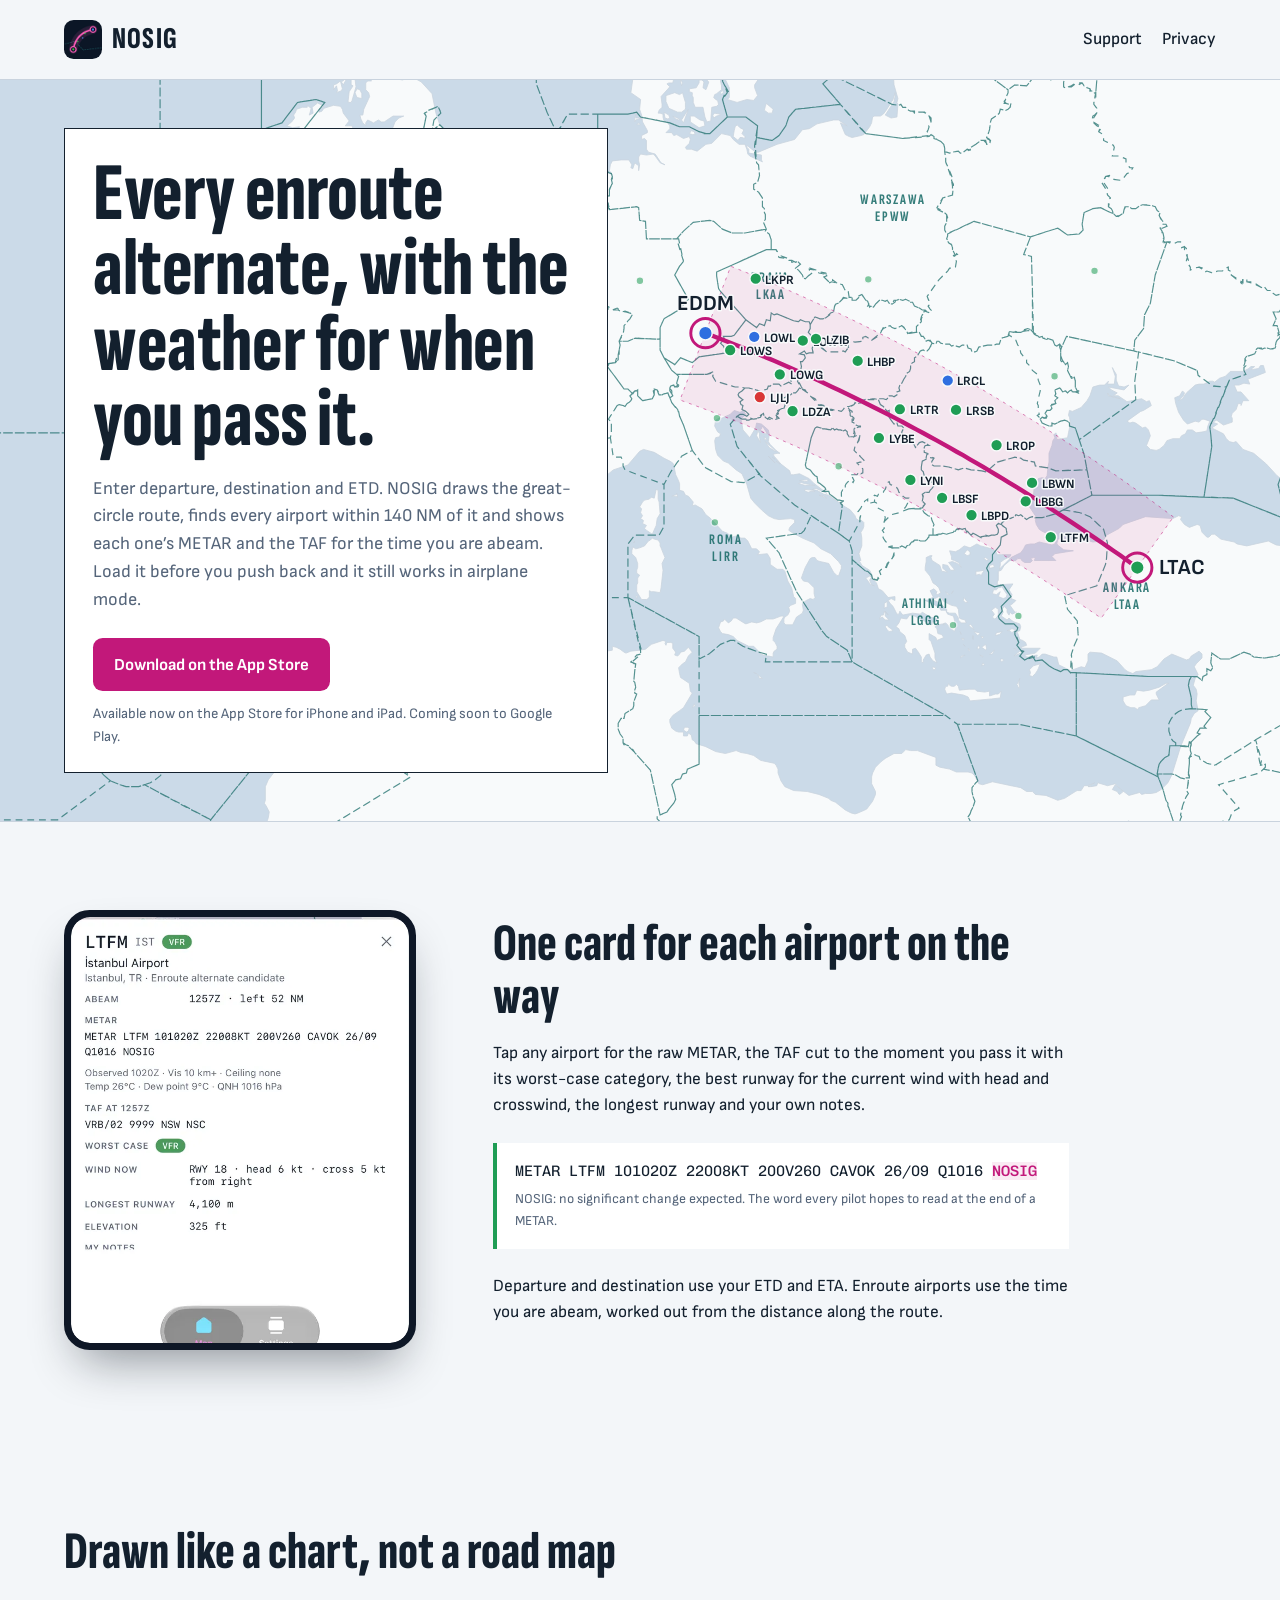
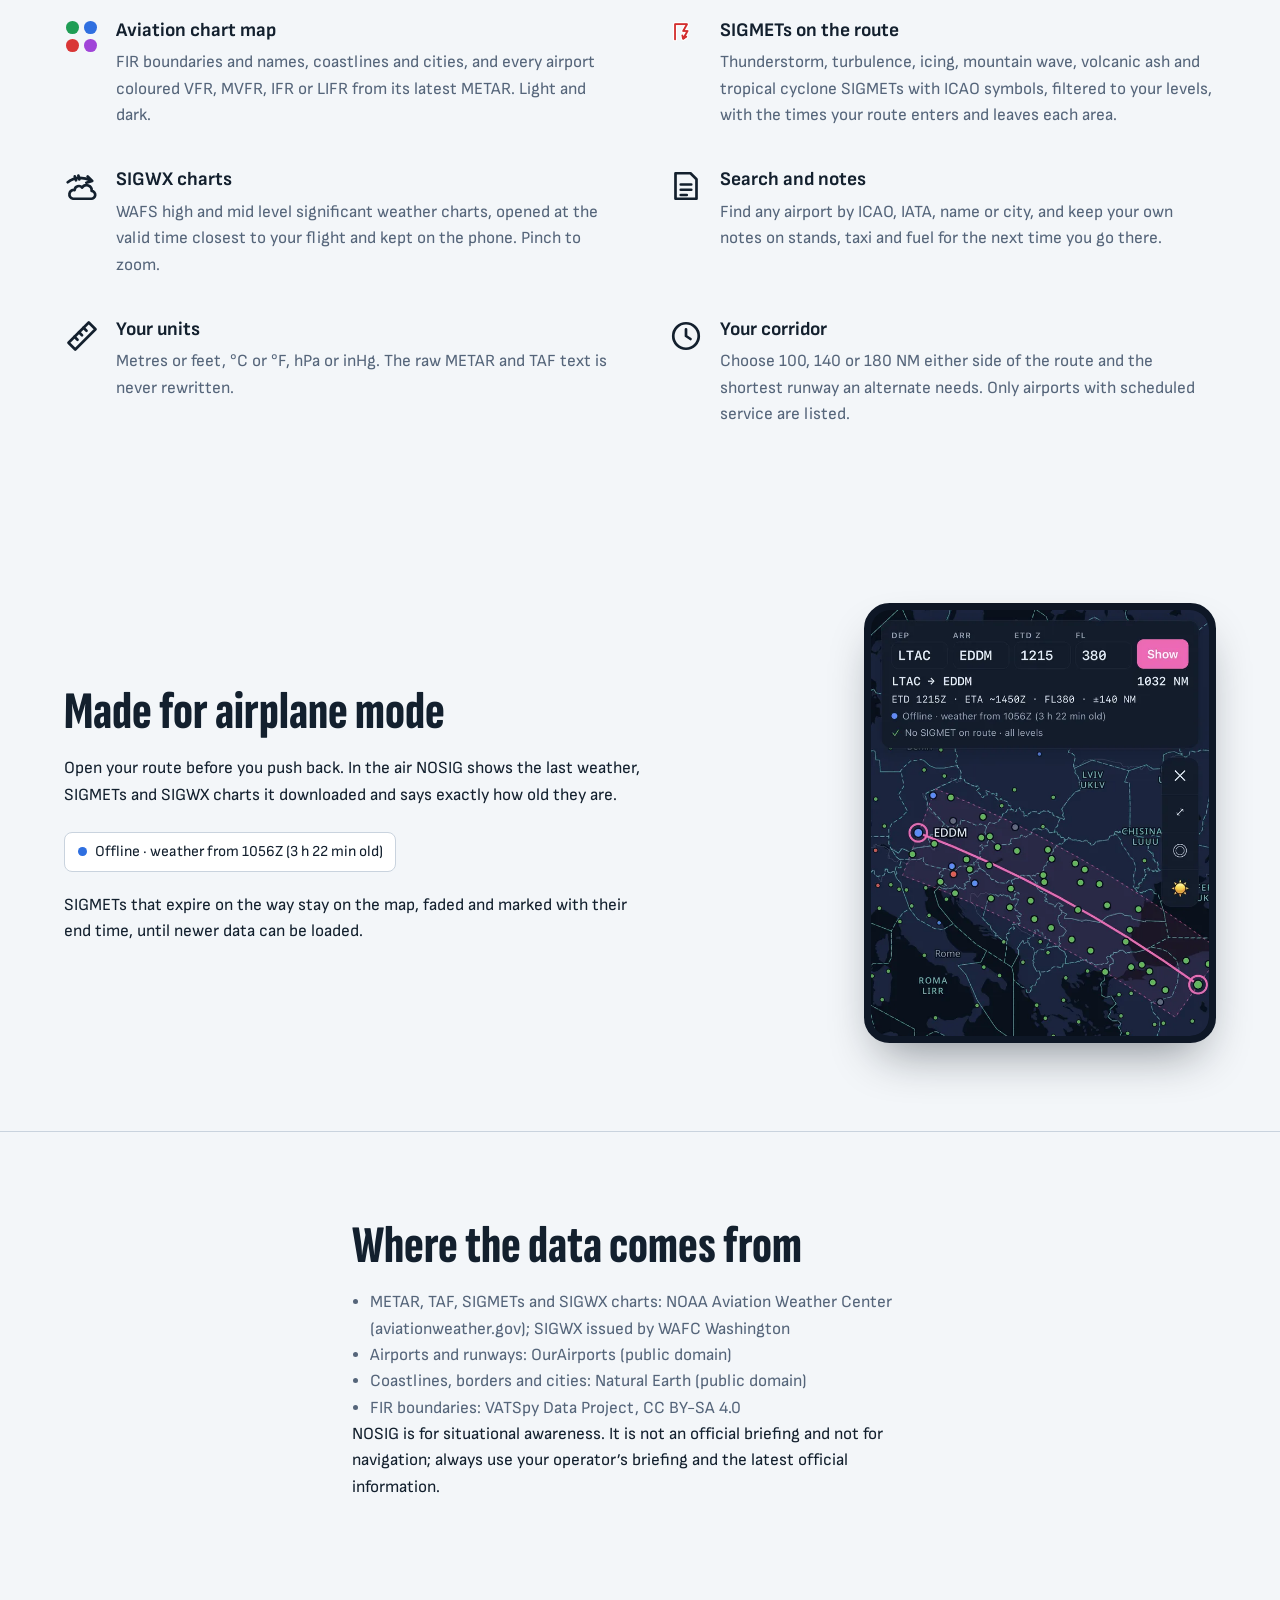
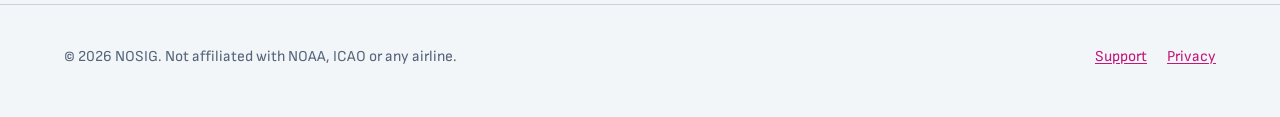
<file: index.html>
<!doctype html>
<html lang="en">
  <head>
    <meta charset="utf-8" />
    <meta name="viewport" content="width=device-width, initial-scale=1" />
    <title>NOSIG: METAR, TAF and enroute alternates for your route</title>
    <meta
      name="description"
      content="NOSIG finds every airport within 140 NM of your route and shows its METAR and the TAF for the time you pass it. SIGMETs, SIGWX charts and an aviation chart map, all usable in airplane mode." />
    <meta name="apple-itunes-app" content="app-id=6821109646" />
    <meta name="theme-color" content="#cbdae8" media="(prefers-color-scheme: light)" />
    <meta name="theme-color" content="#08111d" media="(prefers-color-scheme: dark)" />
    <meta property="og:title" content="NOSIG: METAR, TAF and enroute alternates for your route" />
    <meta property="og:description" content="Every enroute alternate, with the weather for when you pass it. Works in airplane mode." />
    <meta property="og:image" content="https://nosigapp.com/assets/img/og.png" />
    <meta property="og:url" content="https://nosigapp.com/" />
    <link rel="icon" href="/favicon.png" type="image/png" />
    <link rel="apple-touch-icon" href="/apple-touch-icon.png" />
    <link rel="preload" href="/assets/fonts/sofia-sans-extra-condensed.woff" as="font" type="font/woff" crossorigin />
    <link rel="stylesheet" href="/assets/style.css" />
    
  </head>
  <body>
    <header class="site-head wrap">
      <a class="brand" href="/"><img src="/assets/img/icon-96.png" alt="" width="48" height="48" />NOSIG</a>
      <nav aria-label="Site">
        <a href="/support/">Support</a>
        <a href="/privacy/">Privacy</a>
      </nav>
    </header>

    <main>
      <section class="hero" aria-labelledby="hero-title">
        <svg class="chart" viewBox="0 0 1400 760" preserveAspectRatio="xMaxYMid slice" xmlns="http://www.w3.org/2000/svg" role="img" aria-label="Chart of the route from Ankara (LTAC) to Munich (EDDM) with the airports in a 140 NM corridor coloured by their weather">
<rect class="sea" width="1400" height="760"/>
<path class="land" d="M1037,-77L1041,-77L1044,-77L1052,-77L1047,-77L1039,-77L1032,-77L1029,-77L1024,-76L1028,-77L1021,-77L1024,-77L1027,-77L1031,-77L1037,-77ZM1063,622L1066,622L1068,620L1070,622L1071,626L1081,625L1087,625L1089,627L1097,628L1102,627L1102,632L1108,630L1111,630L1114,627L1113,634L1104,635L1082,637L1080,633L1075,631L1063,629L1058,630L1056,625L1057,622L1059,622L1060,619L1061,621ZM1053,532L1055,535L1063,539L1068,540L1070,543L1071,552L1073,553L1077,554L1078,557L1073,557L1070,554L1070,552L1067,547L1061,547L1058,546L1058,543L1050,536L1045,534L1042,534L1050,530L1053,532ZM1284,620L1273,628L1273,630L1276,636L1268,636L1262,642L1255,644L1254,646L1251,644L1247,644L1242,642L1239,637L1239,633L1246,631L1249,631L1251,631L1253,626L1260,627L1266,626L1276,623L1283,619L1286,619L1284,620ZM963,-72L960,-68L957,-67L957,-58L959,-55L957,-53L955,-49L950,-46L948,-43L947,-39L943,-37L946,-43L945,-45L942,-50L943,-53L943,-61L952,-72L955,-73L958,-74L963,-72ZM827,6L827,10L822,14L820,15L819,18L821,20L823,21L824,25L822,27L817,28L816,42L812,43L810,38L808,28L800,28L798,23L798,18L797,16L797,13L794,12L794,9L801,8L804,3L804,0L807,0L809,2L808,8L811,10L813,5L814,2L812,0L820,-6L827,-4L826,1L827,6ZM787,13L790,23L790,28L790,30L786,33L782,33L773,29L770,22L770,16L779,13L784,15L787,13ZM630,509L635,510L637,512L632,520L628,523L623,520L622,517L619,516L616,518L614,515L622,508L630,505L631,507L630,509ZM765,480L769,490L766,496L767,503L765,521L764,526L758,525L755,525L753,524L753,530L752,532L750,533L745,533L740,525L740,518L741,516L741,511L743,508L740,506L740,503L741,500L741,496L739,490L735,486L735,483L736,479L739,481L743,480L748,478L752,473L754,472L756,470L758,471L762,472L764,475L764,478ZM762,426L762,430L763,433L764,445L761,450L760,457L756,466L750,462L748,460L750,457L746,455L747,452L744,450L746,447L744,444L745,440L743,438L746,433L748,431L753,430L755,428L758,429L760,420L762,421L762,426ZM890,552L883,563L880,572L880,575L882,577L884,581L884,584L881,586L880,588L880,592L875,591L873,591L867,589L864,585L862,583L860,581L855,581L853,580L843,575L839,571L834,569L828,568L826,566L824,562L826,556L829,555L830,553L834,557L837,555L839,552L842,552L850,557L852,558L858,556L863,557L867,556L873,553L880,553L888,550L891,550ZM499,-77L481,-77L480,-73L484,-71L479,-66L478,-62L483,-63L493,-67L501,-66L521,-67L523,-66L525,-63L527,-58L522,-50L521,-43L517,-34L510,-23L506,-20L501,-19L495,-15L504,-17L509,-14L508,-11L506,-9L502,-9L498,-5L494,-3L485,-5L489,-2L500,0L505,-3L510,-3L519,2L530,14L534,34L538,46L540,48L550,53L556,61L562,67L560,70L561,73L567,85L563,84L559,81L550,81L558,82L567,90L570,95L572,101L570,104L565,110L570,113L572,112L576,107L586,108L593,110L599,115L600,118L601,125L597,137L594,141L592,142L591,146L589,147L584,147L580,150L583,151L583,155L573,159L575,158L579,161L583,162L594,162L593,168L586,173L584,177L580,176L578,178L568,182L560,180L548,182L535,178L536,180L531,183L522,183L523,187L515,186L506,184L502,184L493,186L491,189L489,197L487,199L485,200L477,194L465,198L459,202L457,206L455,206L453,204L451,204L447,205L446,203L448,201L453,199L460,191L462,190L468,182L470,175L474,173L477,168L484,167L499,167L501,166L504,161L513,149L507,155L502,156L495,161L490,160L483,154L476,155L479,152L475,151L473,149L468,150L462,153L456,149L456,145L456,142L473,134L476,131L481,122L479,120L480,117L478,113L478,109L473,110L466,113L467,110L472,106L475,101L478,99L486,96L488,96L495,94L499,97L498,93L500,91L503,96L507,96L503,94L500,88L500,86L503,81L501,79L501,75L504,73L505,66L498,67L495,63L490,54L489,51L492,43L496,39L501,37L490,37L481,43L478,43L475,41L470,44L464,41L462,44L462,47L459,44L457,40L456,36L459,36L460,30L466,17L465,13L462,10L462,3L464,1L468,1L463,-4L464,-8L461,-3L458,-1L456,1L455,-2L455,-4L460,-10L458,-9L451,-1L452,7L448,21L447,23L444,23L444,21L445,12L449,6L447,5L447,-4L452,-21L453,-25L456,-30L446,-22L442,-23L440,-24L439,-28L436,-28L438,-31L441,-31L444,-34L442,-36L444,-38L447,-43L448,-49L446,-52L443,-54L443,-58L448,-61L446,-62L444,-65L447,-74L452,-74L456,-74L451,-77L460,-77L464,-77L470,-77L496,-77L500,-77ZM414,33L417,32L419,29L429,26L436,27L438,30L439,34L442,38L445,42L441,47L444,47L448,47L450,53L446,52L446,58L447,61L442,63L440,68L434,68L436,71L432,72L432,75L436,86L436,93L438,103L438,109L435,115L434,122L432,127L429,129L432,132L427,134L422,134L420,135L419,132L418,135L407,137L405,141L400,143L396,147L391,144L388,144L390,148L388,150L382,153L380,155L370,158L366,157L361,158L361,154L365,151L353,154L360,147L364,145L353,148L351,148L348,147L347,145L350,142L356,138L347,136L348,134L352,131L357,133L360,132L358,128L363,122L381,117L376,115L372,119L368,120L364,118L360,121L357,121L366,112L368,110L366,108L370,103L376,101L373,98L365,98L363,95L359,95L360,93L353,92L354,90L353,87L361,85L357,83L357,81L364,78L364,75L357,76L358,71L358,68L356,65L353,66L354,62L364,60L370,61L373,64L376,61L386,63L384,59L387,55L392,53L394,48L387,49L381,47L386,43L389,39L388,36L390,33L391,30L397,28L402,28L402,26L406,29L405,33L404,36L408,34L407,28L412,24L410,22L419,27L414,30L414,33ZM863,609L860,608L863,609ZM855,484ZM816,590L814,590L816,590ZM688,90L684,91L688,90ZM671,96L667,98L669,96ZM675,93L673,93L681,91L675,93ZM41,585L38,585L40,583ZM912,420L921,421L923,422L919,422L916,423L913,422ZM923,416L913,416L906,414L909,413L912,414L923,416ZM915,412L912,412L907,411L916,410L915,412ZM512,223L511,226L509,224L512,223ZM522,232L517,234L518,231L522,232ZM1335,808L1332,808L1327,808L1332,808L1336,808ZM1329,808ZM949,-77ZM953,-77ZM1233,326L1236,327L1224,324L1223,321L1225,324L1233,326ZM1043,-77L1040,-77L1038,-77L1035,-77L1032,-77L1027,-77L1025,-77L1034,-77L1036,-77L1039,-77L1043,-77ZM1052,-77L1046,-77L1052,-77ZM1146,612L1143,611L1144,608L1143,605L1147,601L1154,599L1152,604L1151,606L1149,609L1146,612ZM1132,624L1130,620L1132,617L1133,614L1132,619L1133,623ZM1146,595L1146,593L1146,595ZM1129,585L1127,583L1129,584ZM1127,591L1133,586L1136,587L1127,591ZM1098,585L1094,582L1098,579L1099,583ZM1092,582L1091,584L1089,583L1091,580L1092,582ZM1097,600L1094,601L1095,598L1097,600ZM1095,592L1092,590L1095,591ZM1125,563L1129,564L1125,567L1123,565L1120,565L1125,563ZM1108,570L1109,567L1115,566L1112,569L1108,570ZM1105,589L1102,589L1107,585L1105,589ZM1117,595L1114,597L1113,594L1115,594ZM1073,569L1072,566L1073,569ZM1075,575L1073,573L1076,573ZM1077,590L1072,593L1073,591L1077,590ZM1085,571L1085,574L1085,570ZM1086,564L1081,560L1082,558L1084,560L1086,564ZM1092,568L1090,570L1086,566L1091,567ZM1081,586L1080,583L1082,585ZM1109,552L1107,553L1105,551L1107,548L1104,544L1108,541L1111,543L1111,549L1109,552ZM1116,522L1120,528L1119,531L1116,532L1111,530L1113,525L1109,528L1105,527L1106,523L1109,523L1111,521L1115,520ZM1061,528L1059,528L1057,525L1061,528ZM1063,527L1065,524L1063,527ZM1080,536L1077,536L1075,534L1076,531L1078,534L1080,536ZM1101,492L1099,493L1096,491L1098,490L1101,492ZM1096,504L1094,507L1094,509L1092,507L1088,508L1088,504L1091,504L1096,503ZM1082,487L1079,488L1076,486L1079,482L1082,484L1082,487ZM1107,500L1102,501L1102,498L1106,497L1107,500ZM205,689L208,690L210,690L215,692L212,695L209,694L204,692L205,689ZM223,798L221,804L219,806L216,807L213,804L211,799L218,798L223,794L227,794L223,798ZM278,786L275,787L276,782L281,780L283,778L283,783L278,786ZM268,803L265,806L261,805L264,804L267,802L272,790L275,790L275,793L273,801L268,803ZM242,804L243,808L239,808L234,808L236,806L236,804L242,804ZM205,807L202,804L204,802L206,804L205,807ZM190,808L185,808L187,808L190,808ZM192,796L188,789L190,787L192,787L194,790L193,794L192,796ZM800,642L797,644L799,640ZM793,668L791,669L788,667L789,664L792,664L794,665L793,668ZM472,65L468,69L464,69L466,63L470,58L473,57L474,62L472,65ZM426,-24L427,-27L426,-24ZM458,19L453,18L451,13L453,9L456,10L458,14L458,19ZM443,-15L432,-13L435,-15L436,-20L432,-23L437,-26L440,-22L444,-20L443,-15ZM436,1L438,9L437,11L432,13L433,11L432,6L429,10L429,5L432,4L436,1ZM439,5L437,2L441,-1L440,-3L445,-6L439,5ZM542,-77L540,-77L543,-77ZM537,-77L540,-77L542,-77L539,-77L536,-77L533,-77L530,-77L535,-77L531,-77L536,-77ZM548,-77L545,-77L548,-77ZM498,-77L496,-77L493,-77L496,-77L498,-77ZM476,95L480,96L473,102L471,100L469,97L469,93L474,92L476,95ZM511,-77L509,-77L514,-77L511,-77ZM503,-77L501,-77L504,-77ZM500,-77L506,-77L502,-77L498,-77L495,-77L500,-77ZM507,-77L505,-77L500,-77L505,-77ZM435,-77L432,-77L427,-77L430,-77L425,-75L422,-72L419,-69L416,-71L421,-75L417,-77L420,-77L424,-77L434,-77ZM433,-38L430,-40L432,-41L433,-38ZM436,-59L435,-55L436,-52L441,-50L445,-50L441,-42L438,-47L432,-47L430,-52L425,-54L423,-57L424,-59L427,-59L426,-61L431,-63L431,-65L434,-65L435,-62L436,-59ZM414,-66L416,-64L414,-60L411,-60L407,-63L408,-65L414,-66ZM413,-44L410,-45L409,-48L409,-54L412,-54L413,-44ZM356,74L354,73L350,72L351,71L355,71L356,74ZM409,-38L407,-38L408,-40L409,-38ZM1024,-77L1020,-77L1023,-77ZM975,-77L972,-77L974,-77ZM982,-77L988,-77L983,-77L977,-77L979,-77L982,-77ZM964,-75L964,-73L962,-75L964,-77L968,-77L964,-75ZM910,-13L908,-11L907,-13L907,-23L912,-35L914,-36L919,-52L922,-52L921,-48L917,-39L916,-33L910,-13ZM879,34L875,34L871,31L872,27L873,24L880,30L879,34ZM851,58L851,60L848,59L846,59L844,62L839,58L840,52L841,48L843,46L846,49L850,51L848,55L851,58ZM826,36L822,37L819,39L818,36L820,34L825,35L826,36ZM829,13L826,15L826,13L828,10L829,13ZM802,39L805,41L809,42L810,47L804,49L795,43L795,37L799,37L802,39ZM783,41L780,40L777,37L784,40ZM774,39L772,40L769,39L768,33L773,36L774,39ZM788,44L786,41L793,30L788,44ZM786,6L785,2L785,-1L787,3L786,6ZM800,56L797,56L794,55L796,52L799,53L800,56ZM795,-49L791,-50L793,-51L798,-52L795,-49ZM738,43L738,39L740,33L739,36L739,39L745,39L739,41L738,43ZM540,335L539,338L536,333L535,331L537,332L540,335ZM542,184L538,188L532,185L537,182L542,184ZM666,104L664,106L663,103L666,100L666,104ZM781,424L782,428L780,427L776,427L781,425ZM741,529L740,532L739,530L741,529ZM737,475L738,473L737,475ZM654,508L645,505L645,502L649,502L652,503L654,506ZM597,540L594,540L594,537L597,539ZM594,533L590,533L592,529L597,528L598,530L594,533ZM-42,520L-42,517L-42,520ZM-2,540L-6,540L-8,537L-5,536L-3,536L-1,538L-2,540ZM-16,543L-23,541L-27,538L-16,543ZM-34,544L-38,542L-35,541L-34,543ZM-24,545L-26,547L-30,547L-32,544L-29,543L-24,545ZM28,562L38,562L37,565L33,565L26,564L24,562L25,560L28,562ZM869,614L866,614L864,610L869,614ZM882,389L879,387L882,389ZM874,363L871,363L870,361L866,359L868,358L869,355L874,363ZM874,369L871,369L871,366L874,369ZM882,381L876,377L872,371L883,381ZM882,393L875,386L882,393ZM885,392L887,394L883,391L885,392ZM867,372L863,365L864,361L863,358L865,361L866,363L866,366L867,372ZM932,427L935,429L927,426L932,427ZM995,547L995,550L999,554L995,554L992,551L989,553L991,549L993,549L994,545L995,547ZM1001,563L1003,565L999,566L997,564L995,561L997,559L998,561L1001,563ZM996,541L994,542L994,537L997,535L997,541ZM998,549L995,545L998,549ZM984,519L980,518L978,515L975,511L979,509L981,510L979,513L981,518L984,519ZM1056,559L1054,559L1056,558ZM1046,605L1044,605L1043,602L1047,603ZM647,149L649,153L647,153L644,151L641,150L643,149L647,149ZM744,46L740,46L742,44L744,46ZM705,86ZM1028,-77L1031,-77L1028,-77L1025,-77ZM1012,-77L1009,-77L1012,-77ZM1020,-77L1018,-77L1021,-77ZM995,-77L990,-77L995,-77ZM1016,-77L1013,-77L1016,-77ZM670,-77L667,-77L670,-77ZM1095,573L1093,571L1096,571ZM1077,581L1075,579L1077,581ZM940,-77L943,-77L951,-77L953,-77L949,-77L946,-77L929,-77L927,-77L919,-77L905,-77L915,-77L918,-77L912,-77L915,-77L911,-75L910,-71L911,-61L912,-59L912,-56L908,-50L910,-42L906,-28L902,-21L898,-10L895,-6L891,-9L884,-7L873,-8L872,-3L868,-4L865,-1L861,5L861,8L864,16L860,21L853,20L843,23L833,20L835,18L835,8L825,-13L830,-10L832,-12L829,-18L833,-19L834,-21L833,-25L830,-27L827,-33L824,-36L818,-48L816,-57L812,-66L809,-67L809,-77L806,-77L803,-77L799,-77L802,-77L791,-77L787,-77L784,-77L781,-77L777,-77L772,-77L770,-77L766,-77L759,-77L751,-77L742,-77L735,-77L732,-77L729,-77L720,-77L715,-77L711,-77L708,-77L705,-77L701,-77L704,-77L698,-77L691,-77L683,-77L681,-77L692,-77L697,-77L692,-77L687,-77L698,-77L695,-77L686,-77L680,-77L676,-77L672,-77L675,-77L679,-77L685,-77L694,-77L686,-77L691,-77L697,-77L700,-77L705,-77L710,-77L697,-77L693,-77L688,-77L683,-77L679,-77L672,-77L679,-77L683,-77L677,-77L675,-77L672,-77L682,-77L678,-77L674,-77L671,-77L669,-77L679,-77L689,-77L698,-77L702,-77L706,-77L710,-77L712,-77L722,-77L719,-77L716,-77L709,-77L703,-77L700,-77L698,-77L691,-77L675,-77L671,-77L668,-77L676,-77L672,-77L669,-77L678,-77L690,-77L699,-77L705,-77L692,-77L679,-77L674,-77L672,-77L676,-77L679,-77L684,-77L688,-77L691,-77L694,-77L702,-77L704,-77L692,-77L695,-77L710,-77L722,-77L725,-77L721,-77L727,-77L733,-77L719,-77L716,-77L706,-77L709,-77L719,-77L722,-77L733,-77L736,-77L744,-77L736,-77L743,-77L739,-77L743,-77L749,-77L755,-77L759,-77L767,-77L772,-77L775,-77L780,-77L789,-77L802,-77L798,-77L804,-77L800,-77L792,-77L795,-77L793,-77L780,-77L774,-77L772,-77L768,-77L765,-77L767,-77L770,-77L773,-77L778,-77L785,-77L791,-77L799,-77L805,-77L807,-77L800,-77L804,-77L818,-77L821,-77L826,-77L834,-77L824,-77L819,-77L828,-77L832,-77L837,-77L832,-77L844,-77L850,-77L857,-77L838,-77L842,-77L845,-77L849,-77L856,-77L851,-77L854,-77L859,-77L873,-77L886,-77L866,-77L872,-77L877,-77L886,-77L889,-77L892,-77L888,-77L883,-77L878,-77L873,-77L879,-77L886,-77L891,-77L885,-77L891,-77L899,-77L901,-77L904,-77L907,-77L904,-77L907,-77L911,-77L918,-77L931,-77L928,-77L911,-77L917,-77L922,-77L928,-77L931,-77L934,-77L942,-77L946,-77L954,-77L958,-77L953,-77L961,-77L965,-77L976,-77L979,-77L984,-77L989,-77L983,-77L992,-77L998,-77L994,-77L1006,-77L1012,-77L1022,-77L1020,-77L1011,-77L1014,-77L1019,-77L1024,-77L1028,-77L1032,-77L1038,-77L1044,-77L1050,-77L1053,-77L1051,-77L1059,-77L1064,-77L1066,-77L1072,-77L1074,-77L1071,-77L1079,-77L1082,-77L1092,-77L1096,-77L1101,-77L1092,-77L1090,-77L1086,-77L1091,-77L1095,-77L1118,-77L1121,-77L1128,-77L1132,-77L1135,-77L1140,-77L1134,-77L1141,-77L1152,-77L1157,-77L1155,-77L1148,-77L1154,-77L1158,-77L1162,-77L1167,-77L1172,-77L1178,-77L1184,-77L1192,-77L1196,-77L1203,-77L1210,-77L1201,-77L1197,-77L1189,-77L1166,-77L1183,-77L1193,-77L1196,-77L1198,-77L1201,-77L1206,-77L1223,-77L1226,-77L1228,-77L1233,-77L1254,-77L1237,-77L1240,-77L1254,-77L1262,-77L1258,-77L1263,-77L1268,-77L1279,-77L1296,-77L1299,-77L1302,-77L1313,-77L1353,-77L1366,-77L1376,-77L1391,-77L1396,-77L1408,-77L1420,-77L1424,-77L1428,-77L1425,-77L1411,-77L1402,-77L1385,-77L1372,-77L1356,-77L1337,-77L1324,-77L1306,-77L1292,-77L1285,-77L1278,-77L1272,-77L1266,-77L1264,-77L1257,-77L1251,-77L1241,-77L1231,-77L1237,-77L1243,-77L1251,-77L1258,-77L1267,-77L1261,-77L1277,-77L1283,-77L1289,-77L1283,-77L1289,-77L1291,-77L1295,-77L1305,-77L1309,-77L1319,-77L1324,-77L1347,-77L1351,-77L1358,-77L1353,-77L1346,-77L1341,-77L1329,-77L1333,-77L1340,-77L1348,-77L1358,-77L1367,-77L1370,-77L1380,-77L1391,-77L1395,-77L1401,-77L1409,-77L1406,-77L1403,-77L1396,-77L1407,-77L1414,-77L1422,-77L1431,-77L1437,-77L1442,-77L1442,-72L1442,-67L1442,-75L1442,-72L1442,-64L1442,-53L1442,-49L1442,-43L1442,-32L1442,-29L1442,-23L1442,-10L1442,-3L1442,-10L1442,-14L1442,-17L1442,-21L1442,-17L1442,-11L1442,-5L1442,11L1442,17L1442,22L1442,28L1442,39L1442,44L1442,52L1442,50L1442,64L1442,71L1442,79L1442,83L1442,87L1442,91L1442,93L1442,97L1442,102L1442,98L1442,105L1442,109L1442,105L1442,108L1442,111L1442,119L1442,128L1442,138L1442,147L1442,154L1442,158L1442,161L1442,167L1442,175L1442,167L1442,164L1442,162L1442,144L1442,123L1442,119L1442,111L1442,80L1442,53L1442,28L1442,22L1442,-4L1442,-28L1442,-31L1442,-45L1442,-51L1442,-58L1442,-63L1442,-69L1442,-72L1442,-77L1442,-71L1442,-66L1442,-59L1442,-57L1442,-52L1442,-50L1442,-43L1442,-38L1442,-25L1442,-18L1442,-7L1442,-1L1442,10L1442,14L1442,22L1442,29L1442,37L1442,41L1442,45L1442,50L1442,55L1442,59L1442,74L1442,78L1442,70L1442,67L1442,61L1442,66L1442,72L1442,75L1442,82L1442,86L1442,81L1442,74L1442,78L1442,86L1442,88L1442,80L1442,70L1442,63L1442,61L1442,64L1442,61L1442,69L1442,78L1442,85L1442,89L1442,95L1442,100L1442,103L1442,106L1442,103L1442,110L1442,122L1442,126L1442,128L1442,135L1442,139L1442,143L1442,150L1442,154L1442,160L1442,167L1442,173L1442,181L1442,189L1442,203L1442,210L1442,213L1442,220L1442,238L1442,240L1442,246L1442,254L1442,258L1442,274L1442,290L1442,300L1442,310L1442,316L1442,318L1442,325L1442,338L1442,343L1442,350L1442,357L1442,367L1442,372L1442,377L1442,380L1442,392L1442,396L1442,400L1442,405L1442,422L1442,425L1442,429L1442,425L1442,423L1442,413L1442,417L1442,412L1442,420L1442,425L1442,431L1442,434L1442,439L1442,443L1442,446L1442,449L1442,454L1442,456L1442,460L1442,463L1442,465L1442,468L1442,473L1442,478L1442,484L1442,490L1442,495L1442,498L1442,503L1442,507L1442,510L1442,512L1442,518L1442,521L1442,525L1442,529L1442,534L1442,539L1442,553L1442,566L1442,577L1442,582L1442,591L1442,593L1442,598L1442,601L1442,608L1442,611L1442,623L1442,631L1442,635L1442,639L1442,635L1442,638L1442,641L1442,643L1442,640L1442,642L1442,645L1442,649L1442,644L1442,642L1442,646L1442,650L1442,653L1442,648L1442,646L1442,643L1442,640L1442,632L1442,623L1442,620L1442,616L1442,613L1442,609L1442,606L1442,597L1442,592L1442,587L1442,584L1442,588L1442,585L1442,579L1442,576L1442,572L1442,569L1442,565L1442,561L1442,564L1442,561L1442,558L1442,562L1442,565L1442,562L1442,559L1442,556L1442,551L1442,548L1442,545L1442,540L1442,536L1442,523L1442,517L1442,510L1442,513L1442,509L1442,506L1442,504L1442,508L1442,512L1442,515L1442,521L1442,529L1442,532L1442,534L1442,538L1442,533L1442,528L1442,525L1442,520L1442,516L1442,514L1442,510L1442,508L1442,505L1442,494L1442,490L1442,487L1442,485L1442,481L1442,477L1442,481L1442,488L1442,497L1442,506L1442,510L1442,516L1442,520L1442,526L1442,529L1442,526L1442,539L1442,546L1442,549L1442,553L1442,555L1442,560L1442,563L1442,567L1442,575L1442,579L1442,575L1442,571L1442,567L1442,562L1442,565L1442,568L1442,572L1442,576L1442,579L1442,582L1442,585L1442,588L1442,585L1442,594L1442,598L1442,601L1442,605L1442,608L1442,604L1442,607L1442,609L1442,613L1442,617L1442,619L1442,626L1442,633L1442,635L1442,639L1442,642L1442,646L1442,650L1442,654L1442,668L1442,674L1442,685L1442,690L1442,694L1442,697L1442,700L1442,706L1442,711L1442,713L1442,718L1442,714L1442,710L1442,712L1442,715L1442,718L1442,720L1442,723L1442,727L1442,731L1442,737L1442,740L1442,746L1442,750L1442,754L1442,756L1442,752L1442,760L1442,763L1442,769L1442,772L1442,768L1442,772L1442,780L1442,777L1442,780L1442,783L1442,785L1442,789L1442,792L1442,800L1442,806L1442,804L1442,795L1442,790L1442,787L1442,782L1442,778L1442,773L1442,761L1442,755L1442,759L1442,756L1442,752L1442,750L1442,747L1442,750L1442,757L1442,759L1442,763L1442,770L1442,774L1442,784L1442,789L1442,804L1442,808L1437,808L1432,808L1426,808L1423,808L1419,808L1417,808L1413,808L1410,808L1402,808L1398,808L1394,808L1392,808L1389,808L1385,808L1381,808L1379,808L1381,808L1378,808L1375,808L1368,808L1364,808L1357,808L1352,808L1349,808L1341,808L1336,808L1332,808L1327,808L1322,808L1313,808L1308,808L1304,808L1299,806L1297,805L1290,804L1288,806L1291,795L1291,790L1295,772L1290,777L1288,789L1284,799L1283,807L1279,808L1276,808L1270,806L1266,801L1259,794L1256,784L1251,777L1248,771L1245,760L1243,761L1240,768L1241,771L1245,776L1247,785L1249,789L1252,794L1258,802L1264,808L1268,808L1271,808L1274,808L1282,808L1286,808L1300,808L1306,808L1312,808L1309,808L1306,808L1310,808L1315,808L1321,808L1325,808L1334,808L1339,808L1343,808L1340,808L1343,808L1347,808L1353,808L1357,808L1362,808L1365,808L1370,808L1377,808L1382,808L1385,808L1388,808L1391,808L1394,808L1397,808L1401,808L1404,808L1411,808L1417,808L1425,808L1435,808L1442,808L1436,808L1429,808L1426,808L1423,808L1421,808L1419,808L1413,808L1408,808L1406,808L1402,808L1400,808L1397,808L1389,808L1387,808L1384,808L1379,808L1375,808L1379,808L1382,808L1385,808L1389,808L1386,808L1389,808L1392,808L1395,808L1400,808L1408,808L1411,808L1408,808L1411,808L1415,808L1417,808L1415,808L1412,808L1402,808L1400,808L1396,808L1384,808L1381,808L1377,808L1372,808L1361,808L1355,808L1348,808L1342,808L1336,808L1328,808L1325,808L1322,808L1319,808L1313,808L1309,808L1303,808L1294,808L1290,808L1295,808L1298,808L1301,808L1304,808L1306,808L1303,808L1306,808L1299,808L1295,808L1287,808L1271,808L1261,808L1253,808L1249,808L1245,808L1248,808L1251,808L1253,808L1251,808L1247,808L1244,808L1241,808L1233,808L1228,808L1219,808L1215,808L1212,808L1209,808L1201,808L1197,808L1190,808L1180,808L1167,808L1146,808L1130,808L1120,808L1116,808L1107,808L1103,808L1100,808L1090,808L1087,808L1083,808L1078,808L1069,808L1059,808L1057,808L1050,808L1035,808L1029,808L1019,808L1010,808L1003,808L998,808L993,808L983,808L974,808L969,808L966,808L963,808L958,808L953,808L950,808L948,808L950,808L946,808L942,808L939,808L937,808L940,808L943,808L946,808L934,808L927,808L923,808L918,808L914,808L909,808L896,808L893,808L885,808L880,808L877,808L874,808L870,808L867,808L863,808L856,808L853,808L845,808L839,808L837,808L824,808L822,808L816,808L810,808L813,808L815,808L821,808L825,808L834,808L845,808L850,808L854,808L851,808L847,808L843,808L840,808L836,808L843,808L833,808L826,808L821,808L831,808L837,808L833,808L829,808L824,808L820,808L816,808L811,808L795,808L787,808L780,808L773,808L767,808L773,808L770,808L766,808L763,808L758,808L762,808L758,808L753,808L759,808L763,808L759,808L757,808L754,808L749,808L746,808L748,808L751,808L754,808L758,808L761,808L764,808L769,808L773,808L768,808L764,808L759,808L763,808L765,808L763,808L760,808L763,808L765,808L769,808L772,808L766,808L764,808L768,808L765,808L762,808L759,808L752,808L747,808L745,808L742,808L740,808L737,808L724,808L722,808L716,808L712,808L709,808L706,808L703,808L695,808L691,808L685,808L681,808L677,808L679,808L677,808L674,808L677,808L674,808L671,808L666,808L657,808L650,808L636,808L643,808L636,808L612,808L592,808L587,808L584,808L580,808L570,808L562,808L557,808L548,808L542,808L533,808L522,808L514,808L496,808L501,808L498,808L494,808L483,808L481,808L478,808L469,808L478,808L462,808L459,808L454,808L458,808L448,808L441,808L421,808L409,808L407,808L404,808L392,808L373,808L368,808L349,808L346,808L343,808L339,808L328,808L319,808L303,808L299,808L296,808L293,808L289,808L287,808L291,808L295,808L291,808L288,808L291,808L287,808L284,808L281,808L278,808L275,808L273,808L268,808L263,808L259,808L255,808L253,808L250,808L247,808L244,808L241,808L245,808L249,808L246,808L242,808L246,808L249,808L242,808L237,808L234,808L231,808L227,808L224,808L221,808L215,808L218,808L221,808L217,808L214,808L217,808L221,808L226,808L242,808L239,808L227,808L222,808L219,808L214,808L217,808L213,808L209,808L205,808L202,808L198,808L206,808L212,808L218,808L220,808L228,808L225,808L220,808L223,808L221,808L224,808L221,808L218,808L212,808L209,808L213,808L216,808L219,808L222,808L226,808L234,808L230,808L239,808L247,808L250,808L253,808L255,808L261,808L263,808L268,808L273,808L281,808L289,808L292,808L297,808L304,807L314,804L323,800L325,798L333,790L345,782L351,774L361,760L362,757L363,751L362,749L360,745L358,742L359,739L359,725L362,718L369,709L370,705L371,697L380,688L386,680L391,677L406,670L420,662L423,658L431,641L440,615L447,614L451,612L454,612L453,616L454,620L458,624L463,628L467,630L474,631L487,628L489,630L493,630L497,629L500,627L502,625L502,627L505,632L524,633L529,631L536,626L539,623L545,618L555,613L560,615L563,614L565,612L567,608L571,606L584,598L590,596L613,594L618,594L626,589L638,589L643,587L664,587L675,593L684,589L691,587L695,585L696,583L700,582L702,584L709,586L715,585L715,581L719,582L723,584L727,587L729,588L734,586L743,585L749,584L755,579L767,575L770,576L769,578L770,580L771,577L775,577L777,578L777,583L780,587L779,590L782,591L784,589L785,587L789,586L793,582L797,587L793,591L790,597L787,599L783,603L784,609L785,613L788,615L794,619L795,627L797,629L788,644L784,647L777,652L774,656L774,659L776,665L780,668L783,669L788,669L788,673L792,673L793,670L796,672L797,677L799,678L801,681L808,683L811,684L821,689L831,691L842,688L847,690L853,691L860,693L867,698L881,701L883,703L885,707L885,711L888,719L892,725L901,729L915,730L927,733L937,737L939,739L944,741L954,749L960,752L964,753L967,752L974,749L976,748L982,740L985,733L985,730L981,722L981,715L982,711L985,705L990,700L995,696L1004,691L1012,691L1016,687L1021,688L1028,688L1047,695L1047,700L1047,703L1051,705L1061,707L1068,710L1080,710L1084,711L1087,714L1091,722L1095,723L1105,720L1124,724L1134,726L1140,730L1146,730L1149,733L1160,734L1172,739L1179,737L1190,730L1192,729L1196,729L1199,724L1203,724L1210,721L1203,725L1206,725L1212,724L1213,721L1223,724L1231,722L1236,727L1231,723L1228,728L1233,730L1235,733L1237,732L1239,730L1237,728L1245,734L1256,731L1258,733L1262,732L1268,732L1273,731L1278,728L1285,721L1289,713L1298,684L1308,660L1309,655L1312,650L1316,647L1314,637L1315,630L1314,625L1311,621L1313,614L1316,610L1312,602L1314,599L1320,593L1320,589L1317,586L1309,591L1307,594L1304,595L1289,589L1281,594L1274,602L1268,605L1252,607L1249,609L1244,607L1241,605L1233,596L1217,588L1205,587L1203,589L1203,596L1200,603L1196,602L1185,606L1175,601L1173,600L1171,592L1168,592L1159,589L1156,589L1153,592L1150,593L1151,590L1145,591L1142,592L1140,592L1138,590L1149,588L1154,583L1136,583L1134,582L1140,580L1139,577L1136,575L1133,574L1131,568L1130,566L1133,565L1134,561L1133,558L1127,556L1124,554L1122,552L1120,554L1114,550L1115,548L1116,546L1115,543L1117,540L1120,543L1120,546L1122,549L1123,546L1125,548L1130,546L1128,546L1123,539L1126,537L1129,534L1124,532L1125,528L1122,523L1126,517L1110,518L1110,515L1111,513L1111,507L1111,504L1114,503L1117,498L1123,493L1129,493L1131,491L1134,491L1135,493L1138,495L1144,495L1146,493L1144,491L1147,490L1149,490L1148,493L1155,493L1162,493L1170,493L1166,489L1169,486L1188,483L1178,482L1173,478L1171,476L1172,471L1177,470L1189,472L1198,471L1208,474L1217,473L1219,472L1222,467L1235,460L1239,456L1262,448L1290,450L1296,447L1299,448L1298,451L1302,456L1307,459L1315,456L1318,457L1320,464L1325,469L1327,469L1330,466L1333,466L1337,469L1339,471L1353,474L1356,476L1366,478L1388,473L1396,477L1403,478L1406,477L1414,473L1417,471L1423,469L1430,464L1436,457L1437,453L1437,449L1435,444L1431,430L1430,427L1424,425L1422,422L1417,418L1410,416L1397,406L1386,394L1373,383L1362,379L1355,371L1352,372L1348,371L1345,368L1342,363L1330,357L1336,353L1331,351L1335,349L1342,354L1351,351L1351,347L1350,345L1351,342L1355,338L1357,332L1360,332L1360,334L1362,329L1368,329L1360,320L1356,320L1353,313L1358,313L1363,311L1369,312L1367,307L1385,300L1383,293L1380,293L1378,296L1372,297L1370,297L1374,294L1370,294L1368,296L1362,299L1349,299L1344,304L1338,306L1333,310L1331,309L1328,309L1322,312L1317,312L1313,313L1304,321L1300,327L1296,329L1301,324L1302,321L1300,319L1297,324L1292,326L1293,332L1296,341L1301,349L1305,353L1313,350L1317,351L1320,348L1322,348L1328,350L1326,355L1325,360L1321,361L1314,362L1310,359L1305,359L1303,363L1299,365L1297,368L1290,368L1284,370L1281,375L1276,379L1273,380L1267,379L1263,375L1267,365L1265,359L1262,356L1259,357L1252,352L1249,351L1246,352L1243,350L1257,340L1260,339L1268,334L1266,329L1263,330L1258,327L1243,330L1234,324L1229,324L1233,321L1227,318L1224,315L1240,318L1245,313L1240,315L1235,314L1234,313L1232,308L1232,306L1232,302L1229,297L1228,295L1231,304L1230,312L1223,312L1224,309L1220,313L1215,313L1208,315L1205,324L1202,329L1196,336L1187,340L1184,339L1183,344L1184,346L1185,352L1183,362L1182,367L1171,369L1171,364L1170,362L1168,364L1169,367L1167,370L1166,375L1163,383L1163,392L1162,397L1161,406L1159,409L1156,408L1152,409L1148,415L1147,427L1144,428L1138,435L1143,438L1149,447L1150,449L1149,452L1150,456L1153,461L1156,463L1171,470L1169,476L1166,477L1153,474L1148,476L1144,476L1139,477L1137,481L1134,485L1124,490L1114,500L1112,502L1113,498L1113,495L1117,492L1123,489L1124,487L1110,487L1108,483L1104,481L1097,479L1093,478L1089,476L1082,480L1076,478L1071,482L1067,484L1061,483L1063,489L1063,492L1066,493L1070,495L1073,500L1069,496L1064,494L1060,495L1065,501L1066,503L1062,503L1059,498L1054,497L1054,501L1059,505L1053,504L1052,501L1051,498L1043,493L1042,490L1043,488L1041,488L1037,490L1037,494L1036,500L1036,503L1041,509L1044,516L1047,518L1050,521L1052,526L1049,528L1047,527L1048,525L1045,522L1041,524L1042,526L1044,530L1041,533L1036,534L1045,538L1048,540L1050,540L1052,544L1057,544L1059,548L1065,550L1066,554L1067,563L1066,566L1057,557L1054,558L1049,559L1046,561L1048,563L1049,568L1053,569L1055,572L1048,575L1047,572L1040,568L1040,574L1042,576L1046,588L1046,593L1048,598L1044,596L1041,592L1040,589L1037,590L1034,595L1034,598L1032,597L1032,592L1029,587L1026,583L1023,584L1023,589L1018,587L1015,582L1015,579L1017,576L1015,570L1010,566L1009,563L1006,561L1009,557L1011,552L1017,553L1020,549L1023,549L1029,552L1035,555L1041,558L1043,559L1043,556L1047,556L1048,553L1041,551L1033,546L1031,548L1023,547L1013,549L1010,545L1009,548L1007,548L1003,540L1000,537L998,534L1001,532L1005,534L1005,530L998,531L992,524L988,522L986,516L982,512L981,507L979,503L971,498L970,496L968,493L970,493L968,486L971,478L971,470L970,464L972,461L973,458L973,454L971,452L968,452L965,450L964,447L959,441L954,438L951,436L937,426L932,425L925,421L920,420L924,419L935,424L926,417L922,414L917,409L907,404L901,405L898,405L897,401L888,394L881,386L880,384L884,383L887,383L883,380L877,374L875,371L876,363L875,359L868,353L863,352L862,357L856,367L849,359L847,348L852,343L849,339L846,341L840,339L836,343L825,348L826,346L821,349L820,355L823,361L826,363L825,366L821,367L820,370L821,379L823,385L829,391L834,393L842,400L848,404L853,415L857,429L861,434L868,441L875,447L881,450L886,451L898,450L902,451L902,454L897,459L896,462L899,464L910,470L922,475L929,481L939,486L941,488L947,494L950,498L950,501L947,509L945,508L942,505L937,496L928,494L925,493L923,490L920,490L918,491L913,500L910,508L909,511L911,514L916,515L922,521L922,527L923,531L921,533L918,532L914,534L911,536L910,538L911,544L910,547L904,551L900,559L893,559L891,557L891,553L892,551L895,549L897,545L896,541L898,539L903,537L903,532L901,530L899,521L895,514L892,504L890,502L884,502L877,497L877,493L877,491L874,486L864,487L866,484L863,481L858,481L854,473L851,470L847,470L841,468L838,469L833,465L828,463L816,450L811,446L807,440L800,436L797,437L798,433L793,427L790,426L788,422L784,421L784,414L782,409L780,405L778,395L777,393L774,391L768,388L758,382L747,379L743,381L731,395L716,400L705,409L703,412L701,414L692,418L686,417L683,415L677,413L675,410L670,409L670,407L663,409L652,406L649,403L646,404L643,407L632,414L628,422L628,425L629,432L633,440L630,441L630,444L632,446L632,450L627,455L612,463L608,468L586,475L579,481L583,484L579,486L577,487L572,495L563,507L557,517L557,520L560,529L563,534L567,536L563,542L556,546L553,549L553,552L551,553L550,558L547,564L549,567L547,569L536,569L530,574L527,578L524,585L520,590L516,589L513,588L510,589L506,591L498,590L492,591L484,590L473,591L467,597L461,597L456,599L453,604L452,606L450,608L447,609L443,608L440,605L434,599L433,594L431,593L430,591L432,588L434,586L431,588L429,585L420,579L421,577L418,579L414,578L408,579L400,584L398,584L394,582L385,581L382,582L379,582L377,583L380,573L380,565L380,561L379,559L380,553L380,550L379,546L383,546L380,544L372,546L372,543L371,540L374,539L377,536L376,533L377,531L380,529L377,530L373,538L369,539L366,538L367,528L369,524L368,522L373,516L380,501L379,497L381,487L383,483L383,474L380,461L380,458L378,455L381,450L378,445L383,441L380,440L382,437L380,435L380,430L375,432L378,426L375,425L371,421L372,415L379,410L383,411L390,409L392,407L391,405L397,400L400,400L403,398L405,399L412,403L417,404L420,403L437,403L442,401L446,403L453,404L470,408L474,408L483,406L485,406L489,405L501,409L504,407L510,408L515,411L523,410L530,407L533,404L536,391L538,375L540,372L540,369L538,372L539,357L542,346L547,351L548,353L550,359L553,362L551,359L549,350L548,348L539,341L543,340L541,334L540,323L535,322L527,317L520,306L522,301L521,298L518,297L520,294L528,295L523,292L515,293L512,292L511,290L513,287L511,285L506,286L507,283L502,283L498,280L492,280L483,276L474,276L472,272L466,270L473,267L470,264L469,262L476,261L472,259L466,259L465,257L466,254L470,251L479,249L487,248L492,245L497,244L501,246L508,254L513,250L521,251L522,253L524,249L526,251L535,250L533,249L531,245L531,233L526,224L525,220L525,217L531,218L536,217L538,217L538,223L540,227L553,228L561,230L567,226L573,225L570,224L567,223L568,217L577,212L590,207L594,204L597,199L597,183L599,178L601,176L604,175L615,172L626,165L636,161L645,162L648,161L650,162L652,161L648,159L644,161L639,159L636,156L638,155L642,154L645,155L651,159L653,158L648,154L652,154L647,147L648,143L658,130L660,126L662,113L664,108L666,110L670,108L676,103L678,99L680,97L691,92L707,91L710,95L715,97L712,93L713,87L715,83L724,82L732,82L735,87L734,90L736,91L738,85L742,88L742,93L743,87L742,83L742,79L744,76L750,77L757,76L759,78L764,85L769,87L765,85L759,76L752,74L750,71L750,62L748,60L745,61L745,57L751,54L751,52L746,43L745,36L743,30L744,20L734,13L736,-1L734,-7L735,-25L737,-25L743,-23L745,-20L747,-25L750,-29L754,-32L756,-28L758,-40L755,-41L752,-40L747,-29L741,-27L737,-30L737,-34L744,-44L761,-46L764,-48L772,-62L779,-63L784,-68L783,-65L782,-61L784,-57L784,-49L779,-39L779,-25L783,-21L791,-21L792,-18L791,-13L789,-11L784,-9L782,-12L780,-10L777,3L773,3L771,4L774,7L765,17L766,25L766,28L763,31L762,34L764,34L767,35L767,38L768,42L771,43L774,47L774,50L770,54L776,54L778,57L781,56L788,60L794,58L795,61L794,65L790,69L791,71L796,71L802,73L811,66L817,65L827,55L836,57L839,61L845,66L851,66L853,71L854,76L856,78L869,84L868,82L868,77L855,75L855,71L853,69L853,67L862,74L865,74L884,66L902,61L910,51L917,50L925,45L942,41L947,41L956,47L949,44L954,56L958,58L961,59L970,57L973,56L979,48L981,44L982,38L984,37L990,37L993,35L996,31L1003,20L1005,13L1005,17L1004,22L995,36L1001,39L1007,38L1008,25L1007,23L1008,19L1004,5L1003,-11L1004,-26L1004,-33L1010,-40L1013,-52L1018,-62L1035,-68L1037,-63L1048,-52L1051,-43L1058,-38L1064,-40L1072,-46L1074,-49L1074,-52L1073,-64L1072,-70L1073,-75L1075,-77L1073,-77L1068,-77L1061,-77L1057,-77L1059,-77L1055,-77L1061,-77L1067,-77L1074,-77L1078,-77L1084,-77L1096,-77L1121,-77L1128,-77L1147,-77L1149,-77L1152,-77L1156,-77L1159,-77L1165,-77L1169,-77L1173,-77L1184,-77L1194,-77L1191,-77L1185,-77L1172,-77L1166,-77L1163,-77L1160,-77L1162,-77L1160,-77L1153,-77L1144,-77L1138,-77L1133,-77L1127,-77L1119,-77L1115,-77L1112,-77L1108,-77L1102,-77L1096,-77L1092,-77L1090,-77L1078,-77L1075,-77L1060,-77L1054,-77L1049,-77L1045,-77L1049,-77L1045,-77L1042,-77L1040,-77L1034,-77L1036,-77L1029,-77L1021,-77L1016,-77L1012,-77L1015,-77L1011,-77L1008,-77L1005,-77L1013,-77L1017,-77L1014,-77L1020,-77L1031,-77L1035,-77L1040,-77L1055,-77L1058,-77L1064,-77L1071,-77L1077,-77L1085,-77L1093,-77L1083,-77L1080,-77L1074,-77L1071,-77L1063,-77L1059,-77L1049,-77L1047,-77L1039,-77L1035,-77L1032,-77L1030,-77L1026,-77L1022,-77L1015,-77L1012,-77L1014,-77L1007,-77L1011,-77L1014,-77L1003,-77L998,-77L986,-77L980,-77L978,-77L972,-77L969,-77L966,-77L962,-77L957,-77L953,-77L947,-77L951,-77L945,-77L942,-77L939,-77L937,-77L934,-77L928,-77L933,-77L930,-77L927,-77L923,-77L927,-77L932,-77L939,-77L944,-77L949,-77L952,-77L957,-77L960,-77L946,-77L944,-77L940,-77Z"/>
<path class="fir" d="M-42,-77L355,-77L418,-77L564,-77L355,-77L-42,-77M-42,362L-42,377L-42,174L-42,106L-42,-40L-42,-77L-42,362M731,531L745,586L744,589L740,590L734,597L739,599L738,606L737,617L738,618L739,623L738,626L738,629L740,630L737,638L737,642L736,645L728,650L727,655L724,655L721,660L721,666L723,671L726,675L726,680L727,682L732,684L738,690L754,708L764,754L761,755L761,758L764,761L769,773L772,784L770,799L772,808L769,808L772,808L763,808L760,808L774,808L777,808L783,808L787,808L794,808L803,808L807,808L815,808L773,808L718,808L686,808L634,808L629,808L632,808L625,808L616,808L610,808L605,808L599,808L589,808L564,808L489,808L383,808L383,791L508,715L502,711L505,707L516,706L534,707L538,708L538,705L539,701L543,698L535,693L531,687L533,685L529,679L530,671L528,669L529,658L527,651L528,649L525,645L527,642L518,635L520,614L533,603L643,549L662,531L731,531M731,531L804,571L804,702L792,707L791,711L787,712L785,717L780,718L776,723L779,733L780,738L778,742L773,748L771,751L764,754L754,708L738,690L734,684L729,682L726,680L726,675L723,671L721,666L721,660L724,655L727,655L728,650L736,645L737,642L737,638L740,630L738,629L738,626L739,623L738,618L737,617L738,606L739,599L734,598L741,592L744,589L744,586L731,531M617,171L606,170L606,158L616,159L616,153L650,165L653,162L656,162L656,160L657,158L659,160L662,160L664,157L665,160L667,161L669,158L671,160L671,163L674,164L676,165L679,164L680,167L683,168L685,169L685,171L685,173L684,176L682,179L683,181L686,182L690,182L692,184L694,187L694,189L695,191L698,193L698,196L696,197L693,202L692,205L697,212L700,213L698,220L697,224L690,225L688,222L679,223L677,220L675,218L672,217L670,215L666,214L666,210L666,203L664,203L662,207L658,209L652,209L650,207L652,204L650,202L651,199L648,196L646,197L643,196L641,198L640,191L635,191L633,190L632,185L629,181L625,184L622,184L621,181L617,171M710,133L707,137L705,138L707,141L706,143L699,146L696,146L693,144L691,145L689,146L689,149L690,152L691,154L694,157L694,161L693,163L691,166L691,169L690,172L687,173L687,175L690,175L691,177L691,179L689,181L691,183L694,187L694,189L695,191L698,193L698,196L696,197L693,202L692,205L697,212L700,213L698,220L697,224L700,226L705,234L707,234L710,232L711,236L715,236L720,234L725,238L728,237L736,240L733,245L731,247L729,250L727,252L727,255L726,259L722,268L731,268L738,265L764,266L764,254L768,245L783,236L793,225L779,200L784,191L788,186L783,163L750,163L749,145L743,144L742,131L740,130L731,131L712,133M878,174L878,164L876,158L872,155L873,153L851,157L838,157L828,153L819,145L815,144L798,146L788,155L781,163L788,186L784,191L779,200L793,225L783,236L768,245L764,254L764,277L768,285L779,292L785,285L797,290L804,284L832,280L829,273L826,270L830,266L829,263L837,263L840,262L852,246L826,217L824,214L822,201L822,197L873,174L878,174M700,35L731,35L740,33L744,38L774,44L784,48L794,48L804,53L811,55L815,55L833,38L852,38L864,47L862,67L862,72L863,85L865,87L866,98L864,105L860,107L860,112L865,115L869,121L869,126L869,130L871,132L871,136L872,138L872,143L870,146L873,153L851,157L838,157L828,153L819,145L815,144L798,146L788,155L781,163L750,163L749,145L743,144L742,131L740,130L731,131L712,133L712,129L710,125L707,125L704,124L704,122L705,120L711,119L712,113L714,108L715,106L715,102L715,99L714,96L711,95L709,92L707,89L704,88L702,87L700,83L700,35M710,133L707,137L705,138L707,141L706,143L699,146L696,146L693,144L691,145L689,146L689,149L690,152L691,154L694,157L694,161L693,163L691,166L691,169L690,172L687,173L687,175L690,175L691,177L691,179L689,181L691,183L694,187L694,189L695,191L698,193L698,196L696,197L693,202L692,205L697,212L700,213L698,220L697,224L700,226L705,234L707,234L710,232L711,236L715,236L720,234L725,238L728,237L736,240L733,245L731,247L729,250L727,252L727,255L726,259L722,268L731,268L738,265L764,266L764,277L768,285L779,292L785,285L797,290L804,284L832,280L829,273L826,270L830,266L829,263L837,263L840,262L852,246L826,217L824,214L822,201L822,197L873,174L878,174L878,164L876,158L872,155L873,153L870,146L872,143L872,138L871,136L871,132L869,130L869,126L869,121L865,115L860,112L860,107L864,105L866,98L865,87L863,85L861,74L861,67L864,47L852,38L833,38L815,55L811,55L804,53L794,48L784,48L774,44L744,38L740,33L731,35L700,35L700,83L702,87L704,88L707,89L709,92L711,95L714,96L715,99L714,102L715,106L714,108L712,112L712,119L705,119L706,121L704,124L707,125L710,125L711,127L711,131L710,133M1153,-77L1147,-77L1145,-77L1142,-77L1136,-77L1140,-77L1143,-77L1145,-75L1144,-72L1140,-72L1140,-68L1137,-67L1136,-65L1135,-62L1126,-63L1119,-59L1106,-73L1090,-77L1073,-73L1071,-75L1057,-74L1058,-70L1057,-65L1053,-63L1049,-62L1045,-67L1039,-76L1036,-76L1027,-70L1022,-69L1018,-70L1016,-74L1013,-77L996,-77L1003,-77L1083,-77L1094,-77L1105,-77L1142,-77L1151,-77M996,-77L1013,-77L1043,-77L1069,-77L1064,-77L1061,-77L1058,-77L1066,-77L1057,-77L1060,-77L1054,-77L1058,-77L1051,-77L1048,-77L1041,-77L1027,-77L1011,-77L1023,-77L1028,-77L1031,-77L1035,-77L1041,-77L1046,-77L1048,-77L1054,-77L1059,-77L1063,-77L1065,-77L1069,-77L1078,-77L1082,-77L1085,-77L1089,-77L1092,-77L1096,-77L1099,-77L1103,-77L1105,-77L1174,-77L1177,-77L1174,-77L1167,-77L1158,-77L1163,-77L1166,-77L1158,-77L1163,-77L1177,-77L1184,-77L1191,-77L1182,-77L1171,-77L1180,-77L1185,-77L1189,-77L1193,-77L1185,-77L1188,-77L1185,-77L1183,-77L1189,-77L1186,-77L1183,-77L1186,-77L1192,-77L1194,-77L1191,-77L1194,-77L1201,-77L1198,-77L1190,-77L1201,-77L1207,-77L1217,-77L1221,-77L1224,-77L1221,-77L1216,-77L1206,-77L1196,-77L1193,-77L1188,-77L1182,-77L1177,-77L1169,-77L1166,-77L1163,-77L1160,-77L1147,-77L1145,-77L1138,-77L1119,-77L1105,-77L1094,-77L1083,-77L1003,-77L982,-77L963,-77L972,-77L986,-77L996,-77M-42,-77L355,-77L355,-40L251,-40L251,239L397,255L397,362L-42,362L-42,-77M355,-77L418,-77L564,-77L599,-77L658,-52L637,-21L637,4L648,33L655,48L659,53L635,100L631,98L621,96L620,93L574,70L558,70L549,56L537,62L532,58L535,57L542,50L540,48L538,46L530,52L532,41L539,34L538,31L536,27L522,33L524,37L519,62L490,62L489,53L475,63L472,63L464,64L460,62L456,66L459,68L457,70L456,78L449,78L449,74L394,56L420,23L411,20L392,23L376,44L355,51L355,-77M531,150L533,150L556,135L554,133L551,126L559,126L562,130L573,132L573,134L573,145L581,144L582,149L584,154L582,155L582,159L596,160L595,174L595,185L587,177L584,184L569,193L553,191L550,187L534,187L537,180L533,167L533,164L533,160L531,150M524,37L522,34L536,27L538,31L539,34L532,41L530,52L538,46L540,48L542,50L535,57L532,58L537,62L549,56L558,70L566,70L574,86L582,87L584,90L580,110L549,104L536,100L527,106L523,99L520,100L507,112L505,110L475,109L457,100L449,99L449,78L456,78L457,70L459,68L456,66L460,62L464,64L472,63L475,63L489,53L490,62L519,62L524,37M524,37L522,34L536,27L538,31L539,34L532,41L530,52L538,46L540,48L542,50L535,57L532,58L537,62L549,56L558,70L574,70L620,93L621,96L631,98L635,100L613,142L630,140L630,158L616,153L616,159L606,158L606,170L595,174L595,177L600,184L596,187L605,200L593,210L580,194L559,207L522,207L522,223L529,238L501,238L501,213L461,224L397,221L397,174L413,160L449,129L449,78L456,78L457,70L459,68L456,66L460,62L464,64L472,63L475,63L489,53L490,62L519,62L524,37M355,-77L418,-77L564,-77L599,-77L658,-52L637,-21L637,4L648,33L655,48L659,53L635,100L613,142L630,140L630,158L616,153L616,159L606,158L606,170L595,174L595,177L600,184L596,187L605,200L593,210L580,194L559,207L522,207L522,223L529,238L501,238L501,213L461,224L397,221L397,174L413,160L449,129L449,74L394,56L420,23L411,20L392,23L376,44L355,51L355,-77M707,137L705,138L707,141L706,143L699,146L696,146L693,144L691,145L689,146L689,149L690,152L691,154L694,157L694,161L693,163L691,166L691,169L690,172L687,173L687,175L690,175L691,177L691,179L689,181L687,182L685,181L682,180L684,177L685,174L685,172L686,169L683,168L680,167L680,164L677,165L674,165L671,164L670,161L670,159L667,161L664,160L665,158L662,159L659,160L657,158L656,160L656,162L652,162L650,165L630,158L630,140L613,142L640,90L669,35L700,35L700,83L702,87L704,88L707,89L709,92L711,95L714,96L715,99L714,102L715,106L714,108L712,112L712,119L705,119L706,121L704,124L707,125L710,125L712,128L711,131L709,135L707,137M449,74L423,66L411,80L411,103L426,120L449,129L449,74M251,-40L355,-40L355,51L376,44L392,23L411,20L420,23L394,56L449,74L449,129L413,160L397,174L397,255L251,239L251,-40M784,-77L824,-8L828,-4L828,1L829,3L834,12L830,15L828,20L833,38L815,55L811,55L808,55L794,48L784,48L774,44L744,38L740,33L731,35L669,35L659,53L655,48L648,33L637,4L637,-21L658,-52L669,-40L721,-40L763,-77L784,-77M826,-77L823,-77L820,-77L816,-77L813,-77L810,-77L808,-77L805,-77L801,-77L797,-77L786,-77L784,-77L763,-77L721,-40L669,-40L658,-52L599,-77L564,-77L649,-77L672,-77L695,-77L710,-77L725,-77L761,-77L793,-77L829,-77L858,-77L878,-77L942,-77L972,-77L1029,-77L1087,-77L1149,-77L1191,-77L1227,-77L1208,-77L1211,-77L1208,-77L1202,-77L1196,-77L1193,-77L1190,-77L1185,-77L1182,-77L1178,-77L1176,-77L1171,-77L1167,-77L1174,-77L1177,-77L1174,-77L1106,-77L1104,-77L1102,-77L1099,-77L1096,-77L1092,-77L1089,-77L1085,-77L1082,-77L1078,-77L1071,-77L1067,-77L1063,-77L1060,-77L1054,-77L1048,-77L1046,-77L1041,-77L1035,-77L1032,-77L1028,-77L1023,-77L1011,-77L1008,-77L1004,-77L1001,-77L998,-77L994,-77L983,-77L989,-77L983,-77L981,-77L987,-77L980,-77L961,-77L953,-77L949,-77L943,-77L938,-77L929,-77L888,-77L878,-77L867,-77L870,-77L867,-77L856,-77L851,-77L844,-77L840,-77L834,-77L829,-77L822,-77L818,-77L814,-77L819,-77L816,-77L821,-77L827,-77L833,-77L830,-77L826,-77M749,-77L740,-77L727,-77L713,-77L719,-77L731,-77L738,-77L721,-77L729,-77L697,-51L701,-40L721,-40L763,-77L784,-77L786,-77L795,-77L801,-77L804,-77L808,-77L810,-77L813,-77L816,-77L819,-77L822,-77L824,-77L828,-77L831,-77L827,-77L820,-77L749,-77M564,-77L649,-77L673,-77L702,-77L728,-77L725,-77L713,-77L719,-77L731,-77L738,-77L721,-77L729,-77L697,-51L701,-40L669,-40L658,-52L599,-77L564,-77M878,164L876,158L872,155L873,153L870,146L872,143L872,138L871,136L871,132L869,130L869,126L869,121L865,115L860,112L860,107L864,105L866,98L865,87L863,85L861,74L861,67L863,59L879,62L886,57L893,47L896,38L903,30L949,25L970,50L975,55L1013,60L1040,58L1042,56L1044,58L1046,59L1048,61L1050,62L1052,63L1055,66L1056,70L1056,74L1057,79L1057,84L1062,98L1064,101L1063,103L1065,107L1064,118L1054,121L1048,131L1053,134L1058,138L1059,141L1058,146L1056,150L1056,154L1057,156L1059,158L1059,160L1058,163L1060,165L1063,169L1064,172L1064,174L1069,179L1065,180L1066,182L1068,186L1067,192L1064,193L1061,193L1059,196L1057,198L1050,205L1038,222L1041,229L1039,232L1041,235L1043,237L1041,239L1038,238L1036,236L1033,236L1030,234L1025,232L1023,228L1020,227L1016,225L1013,226L1009,225L1007,226L1004,226L1002,230L999,229L997,226L995,227L992,226L989,226L987,228L985,230L983,233L980,232L979,233L978,230L978,226L975,226L971,220L969,222L965,226L961,226L961,223L958,223L957,217L954,216L951,210L945,208L941,205L941,207L938,208L936,206L932,202L935,201L934,198L928,197L924,195L918,193L920,198L916,201L913,204L911,203L910,200L906,195L903,193L908,189L905,186L903,187L901,186L899,185L896,185L895,183L887,180L883,174L878,174L878,164M994,-77L999,-77L1004,-77L1008,-77L1011,-77L1027,-77L1041,-77L1048,-77L1051,-77L1058,-77L1055,-77L1061,-77L1057,-77L1066,-77L1058,-77L1061,-77L1064,-77L1069,-77L1043,-77L1013,-77L996,-77L986,-77L972,-77L964,-77L982,-77L1003,-77L988,-70L979,-40L951,-15L931,4L949,25L903,30L896,38L893,47L886,57L879,62L863,59L864,47L852,38L833,38L828,20L830,17L833,13L830,5L828,1L829,-3L824,-8L784,-77L786,-77L795,-77L801,-77L804,-77L808,-77L810,-77L813,-77L816,-77L819,-77L822,-77L824,-77L828,-77L831,-77L827,-77L820,-77L816,-77L819,-77L814,-77L819,-77L822,-77L829,-77L834,-77L840,-77L844,-77L851,-77L856,-77L867,-77L870,-77L867,-77L878,-77L888,-77L929,-77L938,-77L943,-77L949,-77L953,-77L961,-77L980,-77L987,-77L981,-77L983,-77L986,-77L989,-77L983,-77L994,-77M808,-77L812,-77L815,-77L819,-77L839,-77L870,-77L864,-77L861,-77L856,-77L849,-60L859,-56L870,-48L868,-44L880,-28L880,-15L891,-14L906,-24L915,-34L988,-70L979,-40L951,-15L931,4L949,25L903,30L896,38L893,47L886,57L879,62L863,59L864,47L852,38L833,38L828,20L830,17L833,13L830,5L828,1L829,-3L824,-8L784,-77L786,-77L795,-77L801,-77L804,-77L808,-77L810,-77M994,-77L999,-77L1004,-77L1008,-77L1011,-77L1027,-77L1041,-77L1048,-77L1051,-77L1058,-77L1055,-77L1061,-77L1057,-77L1066,-77L1058,-77L1061,-77L1064,-77L1069,-77L1043,-77L1013,-77L996,-77L986,-77L972,-77L964,-77L982,-77L1003,-77L988,-70L915,-34L906,-24L891,-14L880,-15L880,-28L868,-44L870,-48L859,-56L849,-60L856,-77L860,-77L864,-77L870,-77L839,-77L819,-77L822,-77L824,-77L828,-77L831,-77L827,-77L820,-77L816,-77L819,-77L814,-77L819,-77L822,-77L829,-77L834,-77L840,-77L844,-77L851,-77L856,-77L867,-77L870,-77L867,-77L878,-77L888,-77L929,-77L938,-77L943,-77L949,-77L953,-77L961,-77L980,-77L987,-77L981,-77L983,-77L986,-77L989,-77L983,-77L994,-77M1014,-77L1016,-74L1018,-70L1022,-69L1027,-70L1036,-76L1039,-76L1045,-67L1049,-62L1053,-63L1057,-65L1058,-70L1057,-74L1070,-74L1073,-73L1090,-77L1106,-73L1119,-59L1126,-63L1135,-60L1139,-60L1139,-57L1141,-56L1144,-53L1146,-51L1147,-49L1146,-46L1144,-43L1143,-40L1144,-37L1142,-34L1146,-35L1147,-33L1148,-31L1150,-27L1150,-24L1152,-22L1153,-19L1153,-16L1154,-12L1153,-10L1140,6L1128,5L1121,10L1106,-1L1089,-8L1084,-18L1079,-16L1075,-11L1067,-12L1061,-16L1055,-13L1050,-16L1027,-18L1014,-13L1004,-4L996,-4L951,-15L979,-40L996,-77L1013,-77M941,-5L951,-15L996,-4L1004,-4L1014,-13L1027,-18L1048,-15L1055,-13L1061,-16L1067,-12L1075,-11L1079,-16L1084,-18L1089,-8L1106,-1L1121,10L1121,13L1118,21L1117,24L1124,24L1123,28L1121,30L1118,31L1113,30L1112,34L1110,36L1104,40L1103,43L1102,51L1099,59L1102,61L1103,65L1099,66L1098,62L1093,62L1088,66L1083,69L1082,72L1079,71L1074,75L1072,75L1070,73L1064,74L1061,75L1058,74L1056,74L1056,70L1055,66L1052,63L1050,62L1048,61L1045,60L1045,58L1042,56L1038,53L1039,51L1040,48L1039,46L1042,43L1042,39L1037,34L1034,33L1029,33L1025,34L1025,32L1021,32L1019,31L1016,28L1013,28L1011,25L1009,26L1002,25L941,-5M303,759L271,742L235,723L229,725L222,725L216,725L210,723L200,719L146,759L138,759L138,797L146,801L153,806L188,808L239,808L292,801L303,759M235,723L241,721L246,718L251,714L256,709L259,705L313,611L410,611L410,614L429,614L367,678L367,684L361,687L303,759L274,744L235,723M289,808L303,759L361,687L367,684L367,678L429,614L520,614L518,635L527,642L525,645L528,649L527,651L529,658L528,669L530,671L529,679L533,685L531,687L535,693L543,698L539,701L538,703L539,707L534,707L516,706L505,707L503,709L508,715L383,791L383,808L289,808M383,808L489,808L479,808L475,808L464,808L454,808L447,808L397,808L370,808L367,808L370,808L367,808L363,808L348,808L346,808L341,808L336,808L333,808L329,808L324,808L316,808L306,808L295,808L291,808L278,808L272,808L278,808L266,808L258,808L249,808L211,808L118,808L146,808L167,808L208,808L211,808L293,808L289,808L293,808L296,808L298,808L313,808L383,808M1069,661L1090,719L1088,721L1084,726L1084,730L1085,735L1087,740L1086,743L1085,746L1083,750L1082,753L1080,756L1083,762L1083,764L1084,769L1087,777L1087,808L1358,808L1356,808L1341,808L1295,808L1285,808L1286,803L1287,799L1288,795L1291,782L1295,775L1294,772L1293,769L1292,765L1287,750L1286,747L1285,745L1285,742L1283,739L1280,728L1275,715L1191,673L1132,661L1069,661M804,652L1057,652L1069,661L1090,719L1088,721L1084,726L1084,730L1085,735L1087,740L1086,743L1085,746L1083,750L1082,753L1080,756L1083,762L1083,764L1084,769L1087,777L1087,808L1066,808L961,808L804,808L815,808L807,808L803,808L794,808L787,808L783,808L778,808L774,808L760,808L763,808L772,808L769,808L772,808L770,799L772,784L769,773L764,761L761,758L761,755L771,751L773,748L778,742L780,738L779,733L776,723L780,718L785,717L787,712L791,711L792,707L804,702L804,652M982,512L981,508L977,504L975,504L961,492L961,483L958,473L969,453L969,450L970,446L967,443L970,439L971,437L973,434L974,432L977,430L977,433L978,435L980,434L984,433L986,434L987,436L987,439L993,442L995,449L994,453L993,456L994,460L992,462L994,465L992,467L993,470L995,473L996,474L998,479L1002,478L1002,482L1004,485L1004,488L1002,491L1000,491L999,494L997,496L996,499L994,502L991,502L989,504L991,509L988,509L987,513L983,512M1044,467L1044,464L1044,459L1045,456L1043,452L1042,448L1039,447L1035,444L1032,439L1036,435L1033,432L1034,429L1033,425L1036,423L1040,423L1041,421L1043,419L1045,416L1043,413L1041,411L1035,406L1034,402L1032,400L1032,397L1033,391L1037,389L1037,387L1045,388L1043,391L1042,394L1045,396L1053,396L1060,397L1070,400L1076,398L1083,400L1094,401L1098,402L1101,400L1110,392L1128,387L1134,388L1137,390L1148,392L1149,396L1162,398L1170,401L1202,400L1207,426L1170,445L1156,449L1150,449L1146,448L1143,449L1140,451L1134,446L1132,447L1129,446L1128,448L1123,450L1120,449L1119,451L1115,454L1114,456L1111,455L1109,457L1110,459L1111,461L1111,464L1110,466L1107,467L1104,467L1101,468L1098,467L1094,470L1089,467L1085,465L1083,467L1081,465L1077,460L1074,461L1071,460L1069,462L1067,462L1065,464L1061,465L1058,466L1054,465L1052,466L1050,466L1044,467M1191,673L1191,608L1265,612L1309,612L1307,616L1306,621L1309,634L1309,638L1309,641L1310,645L1300,646L1296,648L1293,650L1290,653L1288,656L1286,660L1286,664L1286,668L1287,671L1288,675L1290,678L1293,680L1293,683L1287,683L1286,693L1282,695L1278,699L1276,702L1275,706L1274,710L1275,715L1191,673M891,337L893,331L890,329L891,326L894,325L898,323L900,321L903,321L905,319L907,316L911,318L914,320L917,322L919,325L923,327L925,330L926,333L928,334L932,334L933,337L937,338L940,338L944,339L950,340L952,338L954,335L957,336L958,338L961,340L961,342L959,345L961,345L963,347L962,350L963,352L965,354L967,355L970,355L968,356L965,356L963,358L963,362L961,365L958,366L956,363L956,361L954,359L952,360L949,359L947,359L945,358L943,359L941,357L939,359L933,358L931,358L929,357L925,356L923,357L919,367L913,395L914,398L918,400L921,404L923,406L925,407L926,413L928,414L933,418L934,420L931,422L934,422L937,422L938,425L941,427L946,431L948,431L949,434L951,436L947,465L902,436L867,406L843,376L836,353L843,345L850,349L855,349L857,348L860,348L867,346L869,342L870,344L873,347L876,348L881,349L883,348L886,347L883,344L886,342L884,342L887,338L889,337L891,337M563,429L568,427L577,428L580,423L585,425L590,427L594,427L600,430L602,432L602,434L606,434L607,437L611,435L619,438L627,434L630,436L635,438L637,438L662,448L662,531L643,549L543,598L533,593L527,581L541,511L563,429M579,497L579,488L556,488L556,497L545,497L543,504L536,504L530,515L526,519L534,530L520,541L522,552L531,560L527,581L529,584L539,578L550,575L554,574L557,571L568,558L574,544L574,524L568,512L569,508L579,497M419,530L418,528L414,528L413,525L412,522L412,518L410,516L408,515L416,513L418,509L420,507L421,503L419,501L418,497L421,496L422,495L421,491L422,489L422,486L422,483L421,481L419,475L422,475L423,473L426,469L431,466L435,460L433,458L430,457L427,457L428,452L427,449L423,450L419,450L417,450L414,449L414,451L411,453L409,452L406,453L403,451L399,452L396,454L394,452L394,449L395,447L393,444L390,446L386,446L384,447L382,449L378,452L355,448L293,420L293,362L397,362L481,381L527,403L527,409L528,411L532,412L535,413L535,417L538,416L545,420L549,420L552,425L557,424L561,425L563,429L541,511L537,530L528,531L493,531L471,531L469,533L465,531L418,531M662,490L613,490L594,512L569,513L574,524L574,544L573,547L586,541L595,546L611,537L638,529L655,519L662,511L662,490M418,531L465,531L469,533L471,531L493,531L528,531L537,530L527,581L533,593L543,598L533,603L520,614L515,614L515,633L504,629L501,629L491,630L491,614L410,614L410,579L409,573L407,569L409,564L412,561L413,558L415,557L418,557L419,552L416,553L412,546L411,544L413,541L413,538L415,536L417,534L418,531M521,400L527,389L529,333L544,326L559,317L559,300L571,299L576,300L585,302L595,297L598,285L600,272L601,267L619,267L637,315L635,316L641,339L653,341L658,351L635,366L653,379L652,389L644,403L630,436L627,434L619,438L611,435L607,437L606,434L602,434L602,432L600,430L595,429L590,427L585,425L580,423L577,428L568,427L563,429L561,425L557,424L552,425L549,420L545,420L538,418L535,417L535,413L532,412L528,411L527,409L527,403L521,400M690,225L688,222L679,223L677,220L675,218L672,217L670,215L666,214L666,210L666,203L664,203L662,207L658,209L652,209L650,207L652,204L650,202L651,199L648,196L646,197L643,196L641,198L640,191L635,191L633,190L632,185L629,181L625,184L622,184L621,181L617,171L606,170L595,174L595,177L600,184L596,187L605,200L593,210L602,220L627,252L623,258L632,271L638,285L649,293L658,291L674,278L685,287L689,302L696,300L704,300L710,294L712,291L718,290L719,286L722,284L722,277L723,272L722,268L726,261L727,255L727,252L729,250L731,247L733,245L736,240L729,238L725,238L721,236L715,236L713,234L710,232L708,233L705,234L700,226L698,224L690,225M690,225L688,222L679,223L677,220L675,218L672,217L670,215L666,214L666,210L666,203L664,203L662,207L658,209L652,209L650,207L652,204L650,202L651,199L648,196L646,197L643,196L641,198L640,191L635,191L633,190L632,185L629,181L625,184L622,184L621,181L617,171L606,170L595,174L595,177L600,184L596,187L605,200L603,202L593,210L580,194L559,207L559,273L550,286L559,297L559,300L571,299L576,300L585,302L595,297L602,306L610,300L623,309L625,322L632,317L637,315L641,324L658,324L671,325L672,311L681,311L689,302L696,300L704,300L710,294L712,291L718,290L719,286L722,284L722,277L723,272L722,268L726,261L727,255L727,252L729,250L731,247L733,245L736,240L729,238L725,238L721,236L715,236L713,234L710,232L708,233L705,234L700,226L698,224L690,225M662,448L637,438L635,438L630,436L644,403L652,389L653,379L635,366L658,351L653,341L641,339L635,316L637,315L641,324L658,324L671,325L683,329L691,337L697,345L706,368L713,367L716,387L724,387L726,391L726,396L728,400L768,415L768,458L763,467L738,467L731,476L731,531L662,531L662,448M559,207L522,207L461,224L397,221L397,362L481,381L521,400L527,389L529,333L544,326L559,317L559,300L571,299L576,300L585,302L595,297L598,285L600,272L601,267L619,267L623,258L627,252L602,220L580,194L559,207M1115,457L1119,460L1120,466L1114,469L1113,477L1105,487L1105,493L1101,497L1099,501L1101,505L1101,517L1107,520L1116,518L1124,530L1114,540L1115,545L1111,550L1112,553L1118,558L1127,558L1131,562L1130,565L1128,566L1128,569L1132,577L1130,580L1134,585L1137,586L1133,591L1138,595L1146,591L1149,596L1156,595L1163,601L1168,604L1175,607L1178,605L1182,605L1185,608L1191,608L1191,673L1132,661L1069,661L1057,652L961,597L961,492L975,504L977,504L981,508L982,512L986,513L989,511L991,509L989,504L991,502L994,502L996,501L997,498L999,494L1000,491L1002,491L1003,489L1004,485L1002,482L1003,480L1006,480L1009,480L1012,478L1016,480L1017,478L1020,477L1022,475L1025,472L1029,472L1031,473L1036,473L1038,471L1040,467L1044,467L1049,467L1051,465L1054,465L1058,466L1061,465L1064,463L1067,463L1068,461L1071,460L1074,461L1077,460L1079,465L1083,467L1085,465L1089,467L1091,469L1097,468L1101,468L1104,467L1107,467L1110,466L1111,464L1111,461L1110,459L1109,457L1111,455L1115,457M901,305L904,303L909,301L908,299L909,294L908,289L910,289L913,285L912,282L907,281L912,278L914,281L917,280L921,280L920,275L923,270L935,279L948,279L952,278L954,279L956,276L959,276L957,274L957,269L961,268L964,269L972,268L972,264L975,263L981,267L987,262L993,255L1000,252L1002,254L1005,255L1008,254L1010,253L1012,252L1015,255L1017,258L1020,260L1026,259L1029,257L1030,259L1032,263L1034,263L1036,265L1037,268L1039,267L1043,269L1043,272L1041,274L1040,276L1038,278L1036,278L1034,277L1031,278L1028,283L1025,285L1025,289L1023,290L1021,292L1021,296L1020,299L1017,301L1016,304L1014,307L1013,309L1012,311L1010,313L1009,316L1010,319L1007,320L1007,323L1004,325L1002,324L999,324L998,326L996,328L993,327L990,327L986,327L983,328L978,328L976,327L973,327L970,331L967,332L965,333L963,333L958,335L954,335L952,338L950,340L946,339L942,339L937,339L933,337L932,334L929,333L927,334L925,332L923,329L919,325L917,323L914,320L913,318L910,317L907,313L905,309L906,307L901,306M912,462L909,465L873,470L886,485L904,525L930,565L935,571L956,585L961,597L961,483L958,473L947,465L919,447L912,462M720,334L711,348L714,351L714,362L713,367L716,387L724,387L726,391L726,396L728,400L768,415L775,402L781,393L785,388L786,386L797,380L788,354L784,345L783,340L776,331L772,321L768,322L766,323L763,323L762,321L762,317L760,317L757,319L758,323L756,327L746,329L741,324L741,318L738,319L734,323L735,327L734,329L732,331L730,332L728,335L726,334L722,333L720,334M781,302L783,304L781,311L783,313L779,315L778,313L775,314L774,316L774,319L776,322L777,324L774,326L776,331L782,338L784,345L788,354L797,380L809,396L811,398L837,412L850,413L866,404L843,376L836,353L843,345L846,343L849,343L853,345L855,343L852,340L848,338L849,334L847,333L846,330L849,328L845,325L844,323L845,321L848,319L851,316L846,315L841,315L821,309L818,304L819,300L812,302L781,302M899,514L904,525L930,565L935,571L956,585L961,597L872,597L873,589L865,587L849,581L840,575L836,575L826,579L814,589L804,594L804,571L731,531L731,476L738,467L763,467L768,458L768,415L775,402L781,393L785,388L786,386L797,380L809,396L811,398L837,412L850,413L866,404L867,406L902,436L919,447L912,462L909,465L873,470L886,485L899,514M848,348L843,345L846,343L849,343L853,345L855,343L852,340L848,338L849,334L847,333L846,330L849,328L845,325L844,323L845,321L848,319L851,316L855,316L859,317L866,319L869,321L871,318L874,317L875,314L877,314L879,312L886,312L888,314L896,310L899,312L898,307L901,306L905,306L905,309L907,311L909,315L911,318L907,316L905,319L903,321L900,321L898,323L894,324L891,326L890,329L893,331L892,337L889,337L887,338L883,340L886,342L883,344L884,346L882,349L876,346L874,348L871,346L870,342L867,344L866,347L860,348L857,347L855,349L852,348L848,348M878,174L883,174L886,182L893,183L896,185L899,185L899,187L903,187L905,186L908,189L903,193L906,195L910,200L911,203L913,204L916,201L918,199L917,194L924,195L927,198L932,199L934,197L935,201L932,202L936,206L938,208L940,207L944,208L951,210L954,216L957,217L958,223L956,224L953,223L950,226L946,230L943,232L942,238L939,239L938,241L934,244L931,245L928,245L923,243L921,246L918,251L917,248L913,248L908,246L906,248L901,247L884,240L881,241L878,239L877,247L873,246L871,252L866,250L863,254L852,246L826,217L824,214L822,201L822,197L873,174L878,174M1295,770L1293,772L1293,769L1292,765L1287,750L1286,747L1285,745L1285,742L1283,739L1280,728L1275,715L1274,710L1275,706L1276,702L1278,699L1282,695L1286,693L1287,683L1302,683L1306,684L1307,679L1309,680L1308,685L1308,688L1309,691L1307,695L1307,701L1306,711L1307,714L1307,716L1305,726L1304,729L1306,732L1304,735L1303,737L1302,740L1301,742L1300,745L1299,749L1298,754L1299,756L1298,758L1297,761L1296,766L1295,770M1307,679L1309,680L1308,685L1308,688L1309,691L1307,695L1307,701L1306,711L1307,714L1307,716L1298,716L1293,713L1289,712L1274,712L1275,706L1276,702L1278,699L1282,695L1286,693L1287,683L1302,683L1306,684L1307,679M1306,718L1305,726L1304,729L1306,732L1304,735L1303,737L1302,740L1301,742L1300,745L1299,749L1298,754L1299,756L1298,758L1297,761L1296,766L1295,770L1293,772L1293,769L1292,765L1287,750L1286,747L1285,745L1285,742L1283,739L1280,728L1275,715L1274,712L1289,712L1293,713L1298,716L1306,718M804,594L814,589L826,579L836,575L840,575L849,581L865,587L873,589L872,597L961,597L1057,652L804,652L804,594M812,302L819,299L818,304L821,309L841,315L846,315L851,316L855,316L859,317L866,319L869,321L871,318L874,317L875,314L877,314L879,312L886,312L888,314L896,310L899,312L898,307L901,306L904,303L909,301L908,299L909,294L908,289L910,289L913,285L912,282L907,281L912,278L914,281L917,280L921,280L920,275L923,270L921,267L918,261L916,259L918,255L918,251L917,248L913,248L908,246L906,248L901,247L884,240L881,241L878,239L877,247L873,246L871,252L866,250L863,254L852,246L840,262L837,263L829,263L830,266L826,270L829,273L832,280L804,284L797,290L785,285L779,292L768,285L776,298L781,302L812,302M378,452L382,450L383,448L386,447L390,446L393,444L393,446L395,448L393,451L394,453L398,452L400,450L403,451L406,452L409,452L411,453L414,451L414,449L417,450L419,449L422,450L426,450L428,452L427,455L429,458L433,458L435,460L432,466L427,470L423,473L422,475L419,475L422,479L422,483L422,486L421,488L421,491L423,494L421,496L418,497L418,500L421,503L420,507L418,509L418,512L407,513L409,516L412,518L412,522L413,524L415,526L418,528L419,530L417,533L416,536L413,538L412,541L411,544L412,546L416,553L419,552L418,555L416,556L414,557L412,561L409,564L407,569L409,573L409,577L410,611L313,611L259,705L251,714L246,718L241,721L235,723L229,725L222,725L216,725L210,723L200,719L193,713L189,708L185,703L183,697L181,691L181,684L181,678L183,671L185,665L189,660L193,655L251,597L251,448L293,420L355,448L378,452M-42,362L293,362L293,420L251,448L251,597L193,655L189,660L185,665L183,671L181,678L181,684L181,691L183,697L185,703L189,708L193,713L200,719L146,759L42,759L42,808L-42,808L-42,362M923,357L919,367L913,395L914,398L918,400L921,404L923,406L925,407L926,413L928,414L933,418L934,420L931,422L934,422L937,422L938,425L941,427L946,431L948,431L952,432L952,430L950,427L950,423L952,419L954,419L954,416L955,414L958,411L960,411L962,413L963,411L961,407L959,405L962,405L966,405L968,402L970,404L972,403L972,399L966,393L969,392L972,392L974,391L971,388L969,386L968,383L966,383L963,380L964,376L968,370L969,365L967,364L963,366L958,366L956,363L956,361L954,359L952,360L949,359L947,359L945,358L943,359L941,357L939,359L933,358L931,358L929,357L925,356L923,357M988,328L990,333L993,335L997,340L999,339L999,343L999,346L1001,349L1004,353L1007,352L1008,355L1012,355L1014,357L1012,361L1012,363L1014,364L1013,366L1011,366L1012,369L1015,369L1016,372L1024,373L1026,377L1030,372L1033,371L1037,373L1040,375L1036,375L1035,377L1035,382L1038,383L1045,388L1043,391L1042,394L1045,396L1053,396L1060,397L1070,400L1076,398L1083,400L1094,401L1098,402L1101,400L1110,392L1128,387L1134,388L1137,390L1148,392L1149,396L1162,398L1170,401L1202,400L1199,384L1190,357L1184,355L1184,352L1182,350L1179,349L1175,350L1169,353L1166,352L1166,355L1163,355L1156,352L1155,350L1154,348L1156,346L1158,347L1161,345L1159,342L1161,339L1164,339L1166,337L1165,334L1170,332L1169,329L1172,326L1169,324L1170,322L1169,318L1174,316L1175,317L1177,320L1180,319L1182,321L1184,319L1186,318L1187,320L1190,320L1193,321L1190,315L1190,309L1189,305L1186,306L1183,300L1182,298L1183,294L1182,290L1180,292L1177,288L1175,283L1175,277L1176,274L1174,271L1171,273L1169,272L1167,267L1161,265L1157,265L1156,263L1153,264L1150,261L1147,259L1144,256L1141,255L1136,258L1134,259L1131,259L1129,258L1127,259L1122,258L1121,263L1117,264L1114,265L1113,268L1112,271L1109,271L1107,272L1104,272L1100,272L1095,273L1091,274L1089,278L1087,279L1084,279L1083,276L1080,275L1079,272L1076,272L1074,272L1071,274L1068,273L1066,272L1063,273L1061,271L1056,271L1052,270L1050,268L1048,268L1047,271L1043,270L1041,274L1040,276L1038,278L1036,278L1034,277L1031,278L1028,283L1025,285L1025,289L1023,290L1021,292L1021,296L1020,299L1017,301L1016,304L1014,307L1013,309L1012,311L1010,313L1009,316L1010,319L1007,320L1007,323L1004,325L1002,324L999,324L998,326L996,328L993,327L990,327M710,294L704,300L696,300L689,302L681,311L672,311L671,325L683,329L691,337L697,345L706,368L713,367L714,362L714,351L711,348L720,334L722,333L724,333L728,335L730,332L732,331L734,329L735,327L733,324L736,322L731,317L727,317L710,294M710,294L704,300L696,300L689,302L681,311L672,311L671,325L683,329L691,337L697,345L706,368L713,367L714,362L714,351L711,348L720,334L722,333L724,333L728,335L730,332L732,331L734,329L735,327L733,324L737,321L741,318L741,324L746,329L756,327L758,323L758,320L758,317L761,318L762,321L763,323L766,323L768,322L772,321L773,324L774,326L777,324L776,322L776,319L774,316L775,314L778,313L779,315L783,315L781,311L783,304L781,302L776,298L768,285L764,277L764,266L738,265L731,268L722,268L723,272L722,277L721,282L721,287L718,290L711,291L709,293M710,294L727,317L731,317L736,322L738,319L741,318L741,324L746,329L756,327L758,323L758,320L758,317L761,318L762,321L763,323L766,323L768,322L772,321L773,324L774,326L777,324L776,322L776,319L774,316L775,314L778,313L779,315L783,315L781,311L783,304L781,302L776,298L768,285L764,277L764,266L738,265L731,268L722,268L723,272L722,277L721,282L721,287L718,290L711,291L709,293M1178,441L1195,444L1205,448L1219,461L1223,475L1222,491L1221,497L1212,519L1179,529L1182,543L1192,555L1193,571L1189,580L1186,589L1187,608L1191,608L1265,612L1309,612L1315,612L1320,616L1321,612L1325,610L1325,604L1329,606L1331,603L1329,598L1330,588L1339,594L1348,594L1363,587L1369,589L1373,592L1384,593L1397,591L1417,582L1426,583L1433,582L1442,579L1442,577L1442,582L1442,575L1442,579L1442,576L1442,581L1442,586L1442,580L1442,576L1442,572L1442,564L1442,560L1442,550L1442,548L1442,541L1442,536L1442,534L1442,528L1442,525L1442,520L1442,512L1442,510L1442,504L1442,501L1442,495L1442,491L1442,485L1442,478L1442,475L1442,473L1442,469L1442,462L1442,460L1442,464L1438,464L1407,451L1352,429L1322,428L1275,426L1207,426L1178,441M1170,445L1156,449L1150,449L1146,448L1143,449L1140,451L1134,446L1132,447L1129,446L1128,448L1123,450L1120,449L1119,451L1115,454L1114,456L1119,460L1120,466L1114,469L1113,477L1105,487L1105,493L1101,497L1099,501L1101,505L1101,517L1107,520L1116,518L1124,530L1114,540L1115,545L1111,550L1112,553L1118,558L1127,558L1131,562L1130,565L1128,566L1128,569L1132,577L1130,580L1134,585L1137,586L1133,591L1138,595L1146,591L1149,596L1156,595L1163,601L1168,604L1175,607L1178,605L1182,605L1185,608L1186,589L1189,580L1193,571L1192,555L1182,543L1179,529L1212,519L1221,497L1222,491L1223,475L1219,461L1205,448L1195,444L1178,441L1170,445M1170,445L1207,426L1275,426L1322,428L1352,429L1407,451L1438,464L1442,462L1442,468L1442,471L1442,475L1442,478L1442,485L1442,491L1442,495L1442,501L1442,503L1442,510L1442,512L1442,520L1442,525L1442,528L1442,534L1442,536L1442,540L1442,548L1442,550L1442,560L1442,564L1442,572L1442,576L1442,579L1442,586L1442,581L1442,578L1442,575L1442,580L1442,577L1442,579L1433,582L1426,583L1417,582L1397,591L1384,593L1373,592L1369,589L1363,587L1348,594L1339,594L1330,588L1329,598L1331,603L1329,606L1325,604L1325,610L1321,612L1320,616L1315,612L1309,612L1265,612L1191,608L1185,608L1182,605L1178,605L1175,607L1168,604L1163,601L1156,595L1149,596L1148,592L1138,595L1133,591L1137,589L1134,585L1130,580L1132,577L1129,569L1128,566L1130,565L1131,562L1127,558L1118,558L1112,553L1111,550L1115,545L1114,540L1124,530L1116,518L1107,520L1101,517L1101,505L1099,501L1101,497L1105,493L1105,487L1113,477L1114,469L1120,466L1119,460L1114,456L1115,454L1119,453L1120,449L1123,450L1128,448L1129,446L1132,447L1134,446L1140,451L1143,449L1145,450L1150,449L1156,449L1170,445M1146,258L1148,261L1152,263L1156,263L1157,265L1160,266L1167,267L1169,272L1171,273L1174,271L1174,274L1175,277L1175,283L1175,288L1180,292L1182,290L1183,294L1182,298L1183,300L1185,304L1189,305L1190,309L1190,315L1192,319L1194,319L1190,320L1187,320L1186,318L1184,319L1182,321L1180,319L1177,320L1175,317L1174,316L1169,318L1170,322L1169,324L1172,326L1169,329L1170,332L1165,333L1166,337L1164,339L1161,339L1159,342L1161,345L1160,347L1156,346L1153,348L1153,346L1151,344L1153,343L1152,339L1152,334L1151,332L1152,327L1153,323L1154,319L1154,313L1152,308L1151,302L1146,298L1143,293L1140,290L1140,287L1137,284L1134,280L1133,274L1131,272L1129,267L1127,266L1124,263L1122,262L1122,258L1126,258L1129,259L1134,259L1135,257L1141,255L1144,256M1044,467L1040,467L1039,472L1036,473L1031,473L1029,472L1027,473L1022,474L1020,477L1017,478L1016,480L1012,478L1009,480L1006,480L1003,480L998,479L996,474L995,473L993,470L992,467L994,465L992,462L994,460L993,456L994,453L1001,446L1009,444L1019,440L1032,440L1035,444L1039,447L1042,448L1043,452L1045,456L1044,459L1044,464L1044,466M967,371L969,365L967,364L963,366L964,363L963,359L965,357L968,356L970,356L967,355L965,354L963,352L961,351L961,348L963,347L960,346L959,344L959,341L958,339L958,336L963,333L964,331L968,333L970,331L972,329L976,327L978,328L982,327L984,327L988,328L990,333L993,335L997,340L999,339L999,343L999,346L1001,349L1004,353L1007,352L1008,355L1012,355L1014,357L1012,361L1012,363L1014,364L1013,366L1011,366L1012,369L1015,369L1016,372L1024,373L1026,377L1030,372L1033,371L1037,373L1040,375L1036,375L1035,377L1035,382L1038,383L1037,387L1037,389L1033,391L1032,397L1032,400L1034,402L1035,406L1041,411L1043,413L1045,414L1043,419L1041,421L1040,423L1036,423L1033,425L1034,427L1033,432L1036,435L1033,439L1019,440L1016,442L1015,439L1016,438L1018,434L1018,431L1019,429L1016,429L1013,427L1012,424L1009,423L1008,420L1006,417L1003,416L1000,415L999,412L996,414L996,417L995,420L994,421L993,423L991,425L988,425L987,427L984,426L982,428L984,430L984,433L980,434L978,435L977,433L977,430L974,432L973,434L971,437L970,439L967,443L970,446L969,449L969,453L958,473L947,465L951,437L949,434L952,432L952,430L950,427L950,423L952,419L954,419L954,416L955,414L958,411L960,411L962,413L963,411L961,407L959,405L962,405L966,405L968,402L970,404L972,403L972,399L966,393L969,392L972,392L974,391L971,388L969,386L968,383L966,383L963,380L964,376L967,371M918,251L921,246L923,243L928,245L931,245L934,244L936,242L939,239L942,238L943,232L944,230L949,228L952,223L956,224L961,223L961,226L965,226L967,222L971,220L974,225L977,227L978,230L977,232L980,232L983,233L985,230L987,228L989,226L992,226L995,227L997,226L999,229L1002,230L1005,228L1006,225L1009,225L1013,226L1016,225L1019,228L1023,228L1025,232L1030,234L1033,236L1036,236L1035,239L1033,241L1032,243L1031,247L1030,250L1027,253L1027,258L1021,259L1018,260L1016,255L1012,252L1010,253L1008,254L1005,255L1002,254L1000,252L993,254L989,262L981,267L975,263L972,264L972,268L964,269L961,268L957,269L956,273L959,276L956,276L954,279L952,278L948,279L935,279L925,270L921,270L921,267L918,261L916,259L918,255L918,251M1442,794L1442,808L1437,808L1442,808L1439,808L1435,808L1421,808L1369,808L1358,808L1356,808L1341,808L1295,808L1285,808L1286,803L1287,799L1288,795L1291,782L1295,775L1318,779L1327,771L1332,763L1348,759L1351,751L1358,747L1337,723L1379,711L1383,707L1409,712L1430,726L1442,732L1442,779L1442,782L1442,789L1442,791L1442,795M1295,775L1318,779L1327,771L1332,763L1348,759L1351,751L1358,747L1337,723L1379,711L1383,707L1409,712L1430,726L1442,732L1442,779L1442,782L1442,789L1442,791L1442,795L1442,808L1420,808L1415,808L1424,808L1390,808L1342,808L1313,799L1289,790L1291,782L1295,775M1442,808M1442,653L1442,658L1442,668L1442,673L1442,680L1442,682L1442,706L1442,710L1442,723L1442,726L1442,736L1442,739L1442,763L1442,777L1442,794L1442,801L1442,808L1442,783L1442,778L1442,763L1442,761L1442,755L1442,748L1442,736L1442,726L1442,716L1442,707L1442,702L1442,699L1442,688L1442,684L1442,682L1442,674L1442,671L1442,662L1442,656L1442,653L1442,650L1442,645L1442,642L1442,638L1442,633L1442,622L1442,618L1442,615L1442,610L1442,599L1442,596L1442,591L1442,588L1442,584L1442,579L1442,576L1442,572L1442,564L1442,560L1442,550L1442,548L1442,541L1442,536L1442,534L1442,528L1442,525L1442,520L1442,512L1442,510L1442,517L1442,520L1442,525L1442,531L1442,533L1442,518L1442,513L1442,521L1442,523L1442,531L1442,534L1442,538L1442,541L1442,546L1442,560L1442,575L1442,570L1442,565L1442,559L1442,555L1442,553L1442,550L1442,556L1442,558L1442,564L1442,566L1442,570L1442,581L1442,584L1442,593L1442,600L1442,606L1442,611L1442,617L1442,620L1442,628L1442,636L1442,644L1442,647L1442,653M1307,701L1307,695L1312,692L1314,693L1317,694L1318,697L1320,698L1325,701L1333,703L1335,702L1375,677L1381,698L1380,703L1385,702L1385,705L1379,711L1337,723L1358,747L1351,751L1348,759L1332,763L1327,771L1318,779L1295,775L1294,772L1296,768L1297,762L1297,760L1299,756L1298,754L1299,751L1300,745L1301,742L1302,740L1303,737L1304,735L1306,732L1304,729L1305,726L1306,718L1307,715L1306,713L1307,701M1325,646L1323,648L1329,654L1322,663L1324,665L1320,665L1318,665L1315,670L1318,671L1315,673L1308,680L1306,684L1303,684L1293,683L1293,680L1290,678L1288,675L1287,671L1286,668L1286,664L1286,660L1288,656L1290,653L1293,650L1296,648L1300,646L1309,645L1325,646M1383,707L1385,705L1385,702L1380,703L1379,699L1375,677L1421,650L1426,641L1429,619L1427,601L1429,596L1438,595L1442,582L1442,575L1442,579L1442,576L1442,581L1442,586L1442,580L1442,583L1442,587L1442,590L1442,596L1442,600L1442,611L1442,615L1442,618L1442,622L1442,633L1442,636L1442,642L1442,647L1442,650L1442,653L1442,656L1442,662L1442,671L1442,674L1442,682L1442,684L1442,687L1442,700L1442,705L1442,716L1442,726L1442,736L1442,748L1442,755L1442,761L1442,763L1442,759L1442,766L1442,777L1442,781L1442,779L1442,732L1430,726L1409,712L1383,707M1310,645L1309,641L1309,638L1309,634L1306,621L1307,616L1308,613L1315,612L1320,616L1321,612L1325,610L1325,604L1329,606L1331,603L1329,598L1330,588L1339,594L1348,594L1363,587L1369,589L1373,592L1384,593L1397,591L1417,582L1426,583L1433,582L1442,579L1442,577L1442,582L1438,595L1429,596L1427,601L1429,619L1426,641L1421,650L1375,677L1335,702L1334,703L1325,701L1320,698L1318,697L1317,694L1314,693L1312,692L1307,695L1309,691L1308,688L1308,685L1309,682L1308,680L1315,673L1318,671L1315,670L1318,665L1320,665L1324,665L1322,663L1329,654L1323,648L1325,646L1310,645M1442,535L1442,531L1442,526L1442,520L1442,517L1442,512L1442,515L1442,518L1442,515L1442,518L1442,521L1442,523L1442,528L1442,530L1442,534M1442,468L1442,471L1442,474L1442,476L1442,479L1442,482L1442,487L1442,489L1442,492L1442,496L1442,500L1442,503L1442,508L1442,512L1442,515L1442,517L1442,520L1442,523L1442,525L1442,529L1442,532L1442,535L1442,530L1442,528L1442,524L1442,521L1442,519L1442,515L1442,518L1442,514L1442,511L1442,504L1442,501L1442,495L1442,491L1442,485L1442,478L1442,475L1442,473L1442,469M1432,462L1407,451L1398,415L1402,404L1412,405L1424,409L1428,410L1430,411L1438,414L1442,413L1442,418L1442,423L1442,427L1442,431L1442,428L1442,431L1442,427L1442,433L1442,442L1442,447L1442,451L1442,455L1442,459L1442,462L1442,466L1442,468L1442,471L1442,474L1442,471L1442,468L1442,466L1442,464L1442,467L1442,469L1442,472L1442,469L1442,462L1442,460L1442,464L1438,464L1432,462M1284,166L1272,200L1267,229L1261,241L1260,255L1251,267L1250,278L1181,263L1176,274L1174,271L1171,273L1169,272L1167,267L1161,265L1157,265L1156,263L1153,264L1150,261L1147,259L1146,215L1145,181L1137,179L1144,161L1159,156L1172,152L1182,159L1194,158L1198,154L1197,148L1199,136L1208,132L1216,131L1226,136L1229,137L1232,140L1239,138L1240,133L1241,131L1245,130L1248,132L1252,132L1256,129L1259,128L1263,128L1269,129L1272,130L1274,134L1277,136L1276,139L1277,141L1278,144L1280,148L1283,148L1284,150L1277,152L1279,155L1279,161L1281,163L1280,166L1283,166M1363,298L1365,302L1348,308L1345,315L1331,314L1316,303L1315,298L1291,288L1250,278L1251,267L1260,255L1261,241L1267,229L1272,200L1284,166L1289,166L1291,168L1295,166L1298,166L1299,172L1302,171L1304,173L1305,182L1306,185L1305,187L1308,192L1308,195L1312,193L1317,192L1320,194L1323,197L1325,196L1331,198L1336,196L1341,196L1344,193L1347,192L1347,195L1351,197L1350,200L1361,209L1362,204L1366,204L1366,207L1372,207L1381,213L1383,211L1387,216L1392,216L1393,219L1396,221L1403,219L1404,223L1403,225L1404,231L1399,238L1393,238L1396,245L1393,252L1397,252L1399,259L1397,260L1400,261L1400,264L1397,267L1396,269L1396,272L1395,275L1390,276L1388,276L1384,275L1382,276L1377,275L1376,277L1374,281L1371,282L1368,282L1366,283L1364,286L1365,288L1363,290L1365,293L1363,295L1363,298M1315,298L1316,303L1331,314L1345,315L1331,349L1329,353L1328,356L1329,364L1330,376L1322,428L1275,426L1207,426L1199,384L1194,369L1221,350L1252,328L1251,309L1255,279L1291,288L1315,298M1086,145L1144,161L1137,179L1145,181L1146,215L1146,258L1142,257L1136,258L1134,259L1131,259L1129,258L1127,259L1122,258L1121,263L1117,264L1114,265L1113,268L1112,271L1109,271L1107,272L1104,272L1100,272L1095,273L1091,274L1089,278L1087,279L1084,279L1083,276L1080,275L1079,272L1076,272L1074,272L1071,274L1068,273L1066,272L1063,273L1061,271L1056,271L1052,270L1050,268L1048,268L1047,271L1043,270L1041,267L1038,268L1036,266L1034,263L1032,263L1031,260L1029,259L1027,259L1027,253L1030,250L1032,248L1032,245L1033,243L1034,240L1035,237L1038,238L1041,239L1043,237L1041,235L1039,232L1041,230L1038,222L1050,205L1057,198L1059,196L1061,193L1064,193L1067,192L1068,186L1067,184L1065,182L1067,180L1065,176L1064,172L1063,169L1060,167L1059,165L1059,160L1059,158L1086,145M1255,279L1251,309L1252,328L1221,350L1194,369L1190,357L1184,355L1184,352L1182,350L1179,349L1175,350L1169,353L1166,352L1166,355L1163,355L1156,352L1155,350L1154,348L1156,346L1158,347L1161,345L1159,342L1161,339L1164,339L1166,337L1165,334L1170,332L1169,329L1172,326L1169,324L1170,322L1169,318L1174,316L1175,317L1177,320L1180,319L1182,321L1184,319L1186,318L1187,320L1190,320L1193,321L1190,315L1190,309L1189,305L1186,306L1183,300L1182,298L1183,294L1182,290L1180,292L1177,288L1175,283L1175,277L1176,274L1181,263L1255,279M1109,-77L1105,-77L1119,-77L1138,-77L1144,-77L1147,-77L1160,-77L1163,-77L1166,-77L1169,-77L1175,-77L1181,-77L1186,-77L1192,-77L1196,-77L1206,-77L1216,-77L1220,-77L1224,-77L1221,-77L1218,-77L1207,-77L1201,-77L1190,-77L1196,-77L1202,-77L1195,-77L1192,-77L1186,-77L1183,-77L1186,-77L1189,-77L1183,-77L1188,-77L1185,-77L1191,-77L1194,-77L1189,-77L1185,-77L1180,-77L1171,-77L1182,-77L1190,-77L1184,-77L1177,-77L1163,-77L1158,-77L1164,-77L1159,-77L1169,-77L1171,-77L1175,-77L1178,-77L1182,-77L1185,-77L1188,-77L1192,-77L1195,-77L1200,-77L1208,-77L1211,-77L1208,-77L1215,-77L1235,-77L1296,-77L1233,-77L1442,-77L1391,-77L1364,-77L1313,-77L1286,-77L1244,-53L1215,-36L1211,13L1209,12L1206,11L1205,9L1202,8L1201,5L1199,6L1197,3L1195,3L1191,3L1186,7L1183,7L1181,9L1178,7L1178,2L1179,0L1176,-1L1173,-3L1167,-1L1165,0L1163,-4L1161,-6L1158,-5L1156,-4L1154,-6L1152,-8L1153,-10L1154,-12L1153,-15L1153,-19L1152,-21L1150,-24L1150,-27L1147,-30L1149,-33L1146,-35L1142,-34L1142,-36L1144,-39L1144,-43L1146,-46L1147,-49L1144,-53L1141,-56L1139,-57L1140,-60L1136,-60L1136,-63L1136,-65L1139,-67L1139,-70L1143,-72L1146,-73L1143,-76L1141,-77L1136,-77L1141,-77L1144,-77L1147,-77L1153,-77L1142,-77L1109,-77M975,55L931,4L941,-5L1002,25L1009,26L1011,25L1013,28L1016,28L1019,31L1021,32L1023,32L1025,34L1029,33L1034,33L1036,33L1040,37L1042,43L1039,46L1040,48L1039,51L1038,53L1040,57L1013,60L975,55M1152,-8L1154,-6L1156,-4L1157,-6L1161,-6L1163,-5L1165,0L1167,-1L1172,-3L1175,-1L1179,0L1178,2L1178,7L1181,9L1183,7L1186,6L1189,4L1193,5L1197,3L1199,6L1201,5L1202,8L1205,9L1205,12L1207,14L1211,13L1211,16L1211,21L1209,23L1209,25L1212,29L1212,34L1210,37L1207,42L1213,46L1216,47L1214,53L1217,55L1219,59L1219,62L1229,67L1230,69L1228,78L1235,78L1242,81L1242,83L1242,85L1246,90L1249,90L1246,95L1243,96L1240,100L1237,103L1229,102L1225,98L1221,99L1220,103L1219,105L1223,111L1223,118L1226,121L1224,123L1224,126L1224,130L1227,132L1226,134L1229,137L1226,136L1216,131L1208,132L1199,136L1197,148L1198,154L1194,158L1182,159L1172,152L1159,156L1144,161L1086,145L1058,158L1056,154L1056,150L1058,147L1058,142L1058,138L1055,136L1049,133L1054,121L1064,118L1064,109L1063,103L1064,101L1063,98L1057,84L1057,80L1056,74L1058,74L1061,75L1064,74L1070,73L1072,75L1074,75L1079,71L1081,73L1083,69L1088,66L1093,62L1096,62L1099,65L1102,66L1103,62L1099,60L1102,51L1103,43L1104,40L1110,36L1112,34L1113,30L1117,32L1121,30L1123,28L1125,26L1119,24L1117,22L1121,13L1121,10L1128,5L1140,6L1153,-9M1430,208L1442,183L1442,171L1442,168L1442,187L1442,192L1442,195L1442,199L1442,203L1442,210L1442,229L1442,236L1442,241L1442,257L1442,260L1442,265L1442,268L1442,271L1442,276L1442,281L1442,278L1442,276L1442,279L1442,288L1442,309L1442,311L1442,308L1442,312L1442,321L1442,323L1442,328L1442,335L1442,425L1442,430L1442,453L1442,462L1442,470L1442,467L1442,460L1442,456L1442,453L1442,448L1442,442L1442,435L1442,428L1442,431L1442,428L1442,430L1442,433L1442,427L1442,423L1442,418L1442,415L1442,413L1439,413L1430,411L1428,410L1424,408L1414,404L1402,404L1398,415L1407,451L1352,429L1322,428L1330,376L1329,364L1328,356L1329,353L1331,351L1348,308L1365,302L1363,298L1363,295L1365,294L1363,293L1364,290L1364,286L1366,283L1368,283L1371,282L1374,281L1375,277L1377,275L1380,275L1384,275L1387,275L1390,276L1395,276L1395,274L1396,269L1397,267L1399,265L1400,261L1398,262L1399,259L1397,252L1393,252L1396,245L1393,238L1399,238L1404,231L1403,227L1430,208M1227,132L1224,130L1225,126L1225,124L1226,121L1223,118L1222,113L1217,105L1219,103L1221,99L1224,99L1229,102L1237,103L1240,100L1243,96L1246,95L1249,90L1246,90L1242,85L1242,83L1242,81L1235,78L1228,78L1230,69L1229,67L1219,62L1219,59L1217,55L1214,53L1217,49L1212,47L1207,42L1208,37L1211,35L1212,29L1209,25L1209,23L1211,21L1210,18L1211,13L1215,-36L1244,-53L1286,-77L1313,-77L1364,-77L1391,-77L1442,-77L1442,13L1442,42L1442,49L1442,89L1442,129L1442,156L1442,183L1403,227L1404,223L1403,219L1396,221L1393,219L1392,216L1387,216L1383,211L1381,213L1373,209L1366,207L1366,204L1362,204L1362,208L1350,200L1351,197L1347,195L1347,192L1344,193L1341,196L1336,196L1331,198L1325,196L1323,197L1321,193L1317,192L1312,193L1308,195L1308,192L1304,187L1304,185L1305,182L1302,174L1302,171L1299,172L1298,166L1295,166L1291,168L1289,168L1284,166L1281,167L1280,165L1281,162L1280,157L1277,153L1284,150L1282,148L1279,144L1277,141L1276,139L1277,136L1274,134L1272,130L1269,129L1259,128L1256,129L1252,132L1248,132L1245,130L1241,130L1240,133L1240,136L1234,140L1231,138L1229,137L1228,134L1227,132M1442,42L1442,49L1442,89L1442,129L1442,156L1442,183L1442,171L1442,168L1442,187L1442,192L1442,204L1442,211L1442,206L1442,204L1442,200L1442,188L1442,185L1442,188L1442,181L1442,179L1442,174L1442,170L1442,166L1442,163L1442,158L1442,154L1442,151L1442,149L1442,151L1442,155L1442,158L1442,155L1442,152L1442,149L1442,159L1442,161L1442,166L1442,171L1442,178L1442,180L1442,186L1442,189L1442,186L1442,178L1442,181L1442,183L1442,186L1442,189L1442,182L1442,178L1442,175L1442,171L1442,179L1442,176L1442,170L1442,173L1442,180L1442,184L1442,186L1442,190L1442,179L1442,185L1442,181L1442,166L1442,160L1442,154L1442,151L1442,148L1442,143L1442,141L1442,121L1442,97L1442,64L1442,9L1442,-20L1442,-17L1442,-30L1442,-51L1442,-49L1442,13L1442,42"/>
<text class="fir-label" x="1243.3" y="525.4">ANKARA<tspan x="1243.3" dy="1.15em">LTAA</tspan></text>
<text class="fir-label" x="1036.4" y="541.5">ATHINAI<tspan x="1036.4" dy="1.15em">LGGG</tspan></text>
<text class="fir-label" x="1003" y="127">WARSZAWA<tspan x="1003" dy="1.15em">EPWW</tspan></text>
<text class="fir-label" x="877.6" y="207.1">PRAHA<tspan x="877.6" dy="1.15em">LKAA</tspan></text>
<text class="fir-label" x="668.7" y="402.8">MARSEILLE<tspan x="668.7" dy="1.15em">LFMM</tspan></text>
<text class="fir-label" x="831.6" y="476.2">ROMA<tspan x="831.6" dy="1.15em">LIRR</tspan></text>
<text class="fir-label" x="486.9" y="495.5">MADRID<tspan x="486.9" dy="1.15em">LECM</tspan></text>
<text class="fir-label" x="664.5" y="251.9">REIMS<tspan x="664.5" dy="1.15em">LFEE</tspan></text>
<text class="fir-label" x="355.2" y="120.2">SHANNON<tspan x="355.2" dy="1.15em">EISN</tspan></text>
<text class="fir-label" x="537" y="140.7">LONDON<tspan x="537" dy="1.15em">EGTT</tspan></text>
<text class="fir-label" x="334.3" y="517.3">LISBOA<tspan x="334.3" dy="1.15em">LPPC</tspan></text>
<text class="fir-label" x="438.8" y="301.7">BREST<tspan x="438.8" dy="1.15em">LFRR</tspan></text>
<path class="band" d="M1290.7,448.3L1284.7,443.9L1278.6,439.4L1272.5,434.9L1266.3,430.4L1260.1,425.9L1253.9,421.4L1247.6,417L1241.4,412.5L1235.1,408.1L1228.7,403.7L1222.3,399.3L1215.9,394.9L1209.5,390.5L1203,386.1L1196.5,381.7L1190,377.4L1183.4,373L1176.8,368.7L1170.2,364.4L1163.5,360.1L1156.8,355.8L1150.1,351.5L1143.3,347.3L1136.5,343L1129.7,338.8L1122.8,334.6L1115.9,330.4L1109,326.2L1102,322.1L1095,317.9L1088,313.8L1080.9,309.7L1073.8,305.6L1066.7,301.6L1059.5,297.5L1052.3,293.5L1045.1,289.5L1037.8,285.5L1030.5,281.6L1023.1,277.6L1015.8,273.7L1008.3,269.8L1000.9,265.9L993.4,262.1L985.9,258.3L978.3,254.5L970.7,250.7L963.1,247L955.4,243.3L947.8,239.6L940,235.9L932.3,232.3L924.5,228.7L916.6,225.1L908.7,221.5L900.8,218L892.9,214.5L884.9,211.1L876.9,207.7L868.9,204.3L860.8,200.9L852.7,197.6L844.5,194.3L836.5,191.1L784.4,328.3L792.1,331.1L799.7,333.9L807.3,336.7L814.8,339.5L822.3,342.4L829.8,345.3L837.2,348.2L844.6,351.2L852,354.1L859.4,357.2L866.7,360.2L874,363.3L881.3,366.4L888.6,369.5L895.8,372.6L903,375.8L910.2,379L917.3,382.2L924.5,385.5L931.6,388.8L938.6,392.1L945.7,395.4L952.7,398.7L959.7,402.1L966.6,405.5L973.5,408.9L980.4,412.4L987.3,415.8L994.2,419.3L1001,422.8L1007.8,426.3L1014.5,429.9L1021.3,433.4L1028,437L1034.6,440.6L1041.3,444.2L1047.9,447.9L1054.5,451.5L1061.1,455.2L1067.6,458.9L1074.1,462.6L1080.6,466.3L1087.1,470.1L1093.5,473.9L1099.9,477.6L1106.3,481.4L1112.6,485.2L1119,489.1L1125.3,492.9L1131.5,496.8L1137.8,500.6L1144,504.5L1150.2,508.4L1156.3,512.3L1162.5,516.2L1168.6,520.2L1174.7,524.1L1180.7,528.1L1186.7,532L1192.7,536L1198.7,540L1204.7,544L1210.6,548.1L1216.6,552.1Z"/>
<path class="route" d="M1253.6,500.2L1247.6,496L1241.6,491.7L1235.6,487.4L1229.5,483.2L1223.4,479L1217.3,474.8L1211.1,470.6L1205,466.4L1198.8,462.2L1192.5,458L1186.3,453.8L1180,449.7L1173.6,445.6L1167.3,441.4L1160.9,437.3L1154.5,433.2L1148,429.1L1141.6,425.1L1135.1,421L1128.5,417L1122,413L1115.4,408.9L1108.7,405L1102.1,401L1095.4,397L1088.7,393.1L1081.9,389.2L1075.2,385.2L1068.3,381.4L1061.5,377.5L1054.6,373.6L1047.7,369.8L1040.8,366L1033.8,362.2L1026.8,358.4L1019.8,354.7L1012.8,350.9L1005.7,347.2L998.6,343.5L991.4,339.9L984.2,336.2L977,332.6L969.8,329L962.5,325.4L955.2,321.9L947.8,318.4L940.5,314.9L933.1,311.4L925.6,307.9L918.2,304.5L910.7,301.1L903.1,297.8L895.6,294.4L888,291.1L880.4,287.8L872.7,284.6L865.1,281.4L857.3,278.2L849.6,275L841.8,271.9L834,268.8L826.2,265.7L818.3,262.7L810.5,259.7" pathLength="1"/>
<circle class="ring" cx="1253.6" cy="500.2" r="15"/><circle class="apt v" cx="1253.6" cy="500.2" r="7"/><text class="apt-label end" x="1275.6" y="507.2">LTAC</text>
<circle class="ring" cx="810.5" cy="259.7" r="15"/><circle class="apt m" cx="810.5" cy="259.7" r="7"/><text class="apt-label end" x="810.5" y="235.7" text-anchor="middle">EDDM</text>
<circle class="apt v" cx="1164.8" cy="469" r="6"/><text class="apt-label" x="1174.8" y="474">LTFM</text>
<circle class="apt v" cx="1139.1" cy="432.2" r="6"/><text class="apt-label" x="1149.1" y="437.2">LBBG</text>
<circle class="apt v" cx="1145.6" cy="413.4" r="6"/><text class="apt-label" x="1155.6" y="418.4">LBWN</text>
<circle class="apt v" cx="1053.3" cy="428.7" r="6"/><text class="apt-label" x="1063.3" y="433.7">LBSF</text>
<circle class="apt v" cx="1083.5" cy="446.4" r="6"/><text class="apt-label" x="1093.5" y="451.4">LBPD</text>
<circle class="apt v" cx="1109.2" cy="374.5" r="6"/><text class="apt-label" x="1119.2" y="379.5">LROP</text>
<circle class="apt m" cx="1059.1" cy="308.3" r="6"/><text class="apt-label" x="1069.1" y="313.3">LRCL</text>
<circle class="apt v" cx="1067.6" cy="338.5" r="6"/><text class="apt-label" x="1077.6" y="343.5">LRSB</text>
<circle class="apt v" cx="1010" cy="337.8" r="6"/><text class="apt-label" x="1020" y="342.8">LRTR</text>
<circle class="apt v" cx="988.5" cy="367.3" r="6"/><text class="apt-label" x="998.5" y="372.3">LYBE</text>
<circle class="apt v" cx="1020.8" cy="410.3" r="6"/><text class="apt-label" x="1030.8" y="415.3">LYNI</text>
<circle class="apt v" cx="966.7" cy="288.2" r="6"/><text class="apt-label" x="976.7" y="293.2">LHBP</text>
<circle class="apt v" cx="899.9" cy="339.8" r="6"/><text class="apt-label" x="909.9" y="344.8">LDZA</text>
<circle class="apt i" cx="866.3" cy="325.3" r="6"/><text class="apt-label" x="876.3" y="330.3">LJLJ</text>
<circle class="apt v" cx="886.8" cy="302" r="6"/><text class="apt-label" x="896.8" y="307">LOWG</text>
<circle class="apt v" cx="910.4" cy="267.4" r="6"/><text class="apt-label" x="920.4" y="272.4">LOWW</text>
<circle class="apt m" cx="860.6" cy="263.5" r="6"/><text class="apt-label" x="870.6" y="268.5">LOWL</text>
<circle class="apt v" cx="835.9" cy="277.2" r="6"/><text class="apt-label" x="845.9" y="282.2">LOWS</text>
<circle class="apt v faint" cx="947.2" cy="396.3" r="4"/>
<circle class="apt v faint" cx="1131.6" cy="549.8" r="4"/>
<circle class="apt v" cx="862.1" cy="203.8" r="6"/><text class="apt-label" x="872.1" y="208.8">LKPR</text>
<circle class="apt v" cx="923.9" cy="265.5" r="6"/><text class="apt-label" x="933.9" y="270.5">LZIB</text>
<circle class="apt v faint" cx="822.3" cy="346.9" r="4"/>
<circle class="apt v faint" cx="743.3" cy="206" r="4"/>
<circle class="apt v faint" cx="1064.5" cy="559.2" r="4"/>
<circle class="apt v faint" cx="820.2" cy="453.8" r="4"/>
<circle class="apt v faint" cx="1209.7" cy="195.8" r="4"/>
<circle class="apt v faint" cx="1168.7" cy="303.9" r="4"/>
<circle class="apt v faint" cx="977.6" cy="204.5" r="4"/>
</svg>
        <div class="hero-inner wrap">
          <div class="legend-box">
            <h1 id="hero-title">Every enroute alternate, with the weather for when you pass it.</h1>
            <p>
              Enter departure, destination and ETD. NOSIG draws the great-circle route, finds every airport within
              140&nbsp;NM of it and shows each one’s METAR and the TAF for the time you are abeam. Load it before you
              push back and it still works in airplane mode.
            </p>
            <a class="button" href="https://apps.apple.com/app/id6821109646">Download on the App Store</a>
            <span class="small">Available now on the App Store for iPhone and iPad. Coming soon to Google Play.</span>
          </div>
        </div>
      </section>

      <section aria-labelledby="card-title">
        <div class="wrap split">
          <div class="phone">
            <img src="/assets/img/airport-card.webp" style="--focus: 50% 88%" width="620" height="1271" loading="lazy" alt="Airport card for Istanbul Airport with METAR, TAF at the abeam time and runway wind" />
          </div>
          <div class="prose">
            <h2 id="card-title">One card for each airport on the way</h2>
            <p>
              Tap any airport for the raw METAR, the TAF cut to the moment you pass it with its worst-case category, the
              best runway for the current wind with head and crosswind, the longest runway and your own notes.
            </p>
            <div class="metar">
              METAR LTFM 101020Z 22008KT 200V260 CAVOK 26/09 Q1016 <span class="nosig">NOSIG</span>
              <small>NOSIG: no significant change expected. The word every pilot hopes to read at the end of a METAR.</small>
            </div>
            <p>
              Departure and destination use your ETD and ETA. Enroute airports use the time you are abeam, worked out
              from the distance along the route.
            </p>
          </div>
        </div>
      </section>

      <section aria-labelledby="features-title">
        <div class="wrap">
          <h2 id="features-title">Drawn like a chart, not a road map</h2>
          <ul class="features">
            <li>
              <span class="mark mark-dots" aria-hidden="true">
                <span style="background: var(--vfr)"></span><span style="background: var(--mvfr)"></span>
                <span style="background: var(--ifr)"></span><span style="background: var(--lifr)"></span>
              </span>
              <div>
                <h3>Aviation chart map</h3>
                <p>
                  FIR boundaries and names, coastlines and cities, and every airport coloured VFR, MVFR, IFR or LIFR from
                  its latest METAR. Light and dark.
                </p>
              </div>
            </li>
            <li>
              <span class="mark symbols" aria-hidden="true">
                <img class="light-only" src="/assets/img/hz-ts-light.png" alt="" /><img class="dark-only" src="/assets/img/hz-ts-dark.png" alt="" />
              </span>
              <div>
                <h3>SIGMETs on the route</h3>
                <p>
                  Thunderstorm, turbulence, icing, mountain wave, volcanic ash and tropical cyclone SIGMETs with ICAO
                  symbols, filtered to your levels, with the times your route enters and leaves each area.
                </p>
              </div>
            </li>
            <li>
              <svg class="mark" viewBox="0 0 24 24" aria-hidden="true" fill="none" stroke="currentColor" stroke-width="1.8" stroke-linecap="round" stroke-linejoin="round">
                <path d="M2.5 9.5C7 6 13 6 18.5 8.5M15.8 5.6l3 3-3.9 1.2M8 8.2 7.2 5.6M10.2 7.6 9.6 5" />
                <path d="M6 20.5h12a2.6 2.6 0 0 0 .4-5.2 3.4 3.4 0 0 0-6.3-2.2 2.8 2.8 0 0 0-5 1.6 2.9 2.9 0 0 0-1.1 5.8Z" />
              </svg>
              <div>
                <h3>SIGWX charts</h3>
                <p>
                  WAFS high and mid level significant weather charts, opened at the valid time closest to your flight and
                  kept on the phone. Pinch to zoom.
                </p>
              </div>
            </li>
            <li>
              <svg class="mark" viewBox="0 0 24 24" aria-hidden="true" fill="none" stroke="currentColor" stroke-width="1.8" stroke-linecap="round" stroke-linejoin="round">
                <path d="M5 3.5h10l4 4v13H5z" /><path d="M8.5 11h7M8.5 14.5h7M8.5 18h4" />
              </svg>
              <div>
                <h3>Search and notes</h3>
                <p>
                  Find any airport by ICAO, IATA, name or city, and keep your own notes on stands, taxi and fuel for the
                  next time you go there.
                </p>
              </div>
            </li>
            <li>
              <svg class="mark" viewBox="0 0 24 24" aria-hidden="true" fill="none" stroke="currentColor" stroke-width="1.8" stroke-linecap="round" stroke-linejoin="round">
                <path d="M3 16.5 16.5 3l4.5 4.5L7.5 21z" /><path d="m7 12.5 2 2M10 9.5l2 2M13 6.5l2 2" />
              </svg>
              <div>
                <h3>Your units</h3>
                <p>Metres or feet, °C or °F, hPa or inHg. The raw METAR and TAF text is never rewritten.</p>
              </div>
            </li>
            <li>
              <svg class="mark" viewBox="0 0 24 24" aria-hidden="true" fill="none" stroke="currentColor" stroke-width="1.8" stroke-linecap="round" stroke-linejoin="round">
                <circle cx="12" cy="12" r="8.5" /><path d="M12 7.5V12l3 2" />
              </svg>
              <div>
                <h3>Your corridor</h3>
                <p>
                  Choose 100, 140 or 180 NM either side of the route and the shortest runway an alternate needs. Only
                  airports with scheduled service are listed.
                </p>
              </div>
            </li>
          </ul>
        </div>
      </section>

      <section aria-labelledby="offline-title">
        <div class="wrap split reverse">
          <div class="prose">
            <h2 id="offline-title">Made for airplane mode</h2>
            <p>
              Open your route before you push back. In the air NOSIG shows the last weather, SIGMETs and SIGWX charts it
              downloaded and says exactly how old they are.
            </p>
            <span class="status-line"><i aria-hidden="true"></i>Offline · weather from 1056Z (3 h 22 min old)</span>
            <p>
              SIGMETs that expire on the way stay on the map, faded and marked with their end time, until newer data can
              be loaded.
            </p>
          </div>
          <div class="phone">
            <img src="/assets/img/route-dark.webp" style="--focus: 50% 4%" width="620" height="1271" loading="lazy" alt="NOSIG in dark mode, offline, showing the saved route and weather" />
          </div>
        </div>
      </section>

      <section class="sources" aria-labelledby="sources-title">
        <div class="wrap prose">
          <h2 id="sources-title">Where the data comes from</h2>
          <ul>
            <li>METAR, TAF, SIGMETs and SIGWX charts: NOAA Aviation Weather Center (aviationweather.gov); SIGWX issued by WAFC Washington</li>
            <li>Airports and runways: OurAirports (public domain)</li>
            <li>Coastlines, borders and cities: Natural Earth (public domain)</li>
            <li>FIR boundaries: VATSpy Data Project, CC BY-SA 4.0</li>
          </ul>
          <p>
            NOSIG is for situational awareness. It is not an official briefing and not for navigation; always use your
            operator’s briefing and the latest official information.
          </p>
        </div>
      </section>
    </main>

    <footer class="site-foot">
      <div class="wrap">
        <p>© 2026 NOSIG. Not affiliated with NOAA, ICAO or any airline.</p>
        <nav aria-label="Footer">
          <a href="/support/">Support</a>
          <a href="/privacy/">Privacy</a>
        </nav>
      </div>
    </footer>
  </body>
</html>
</file>
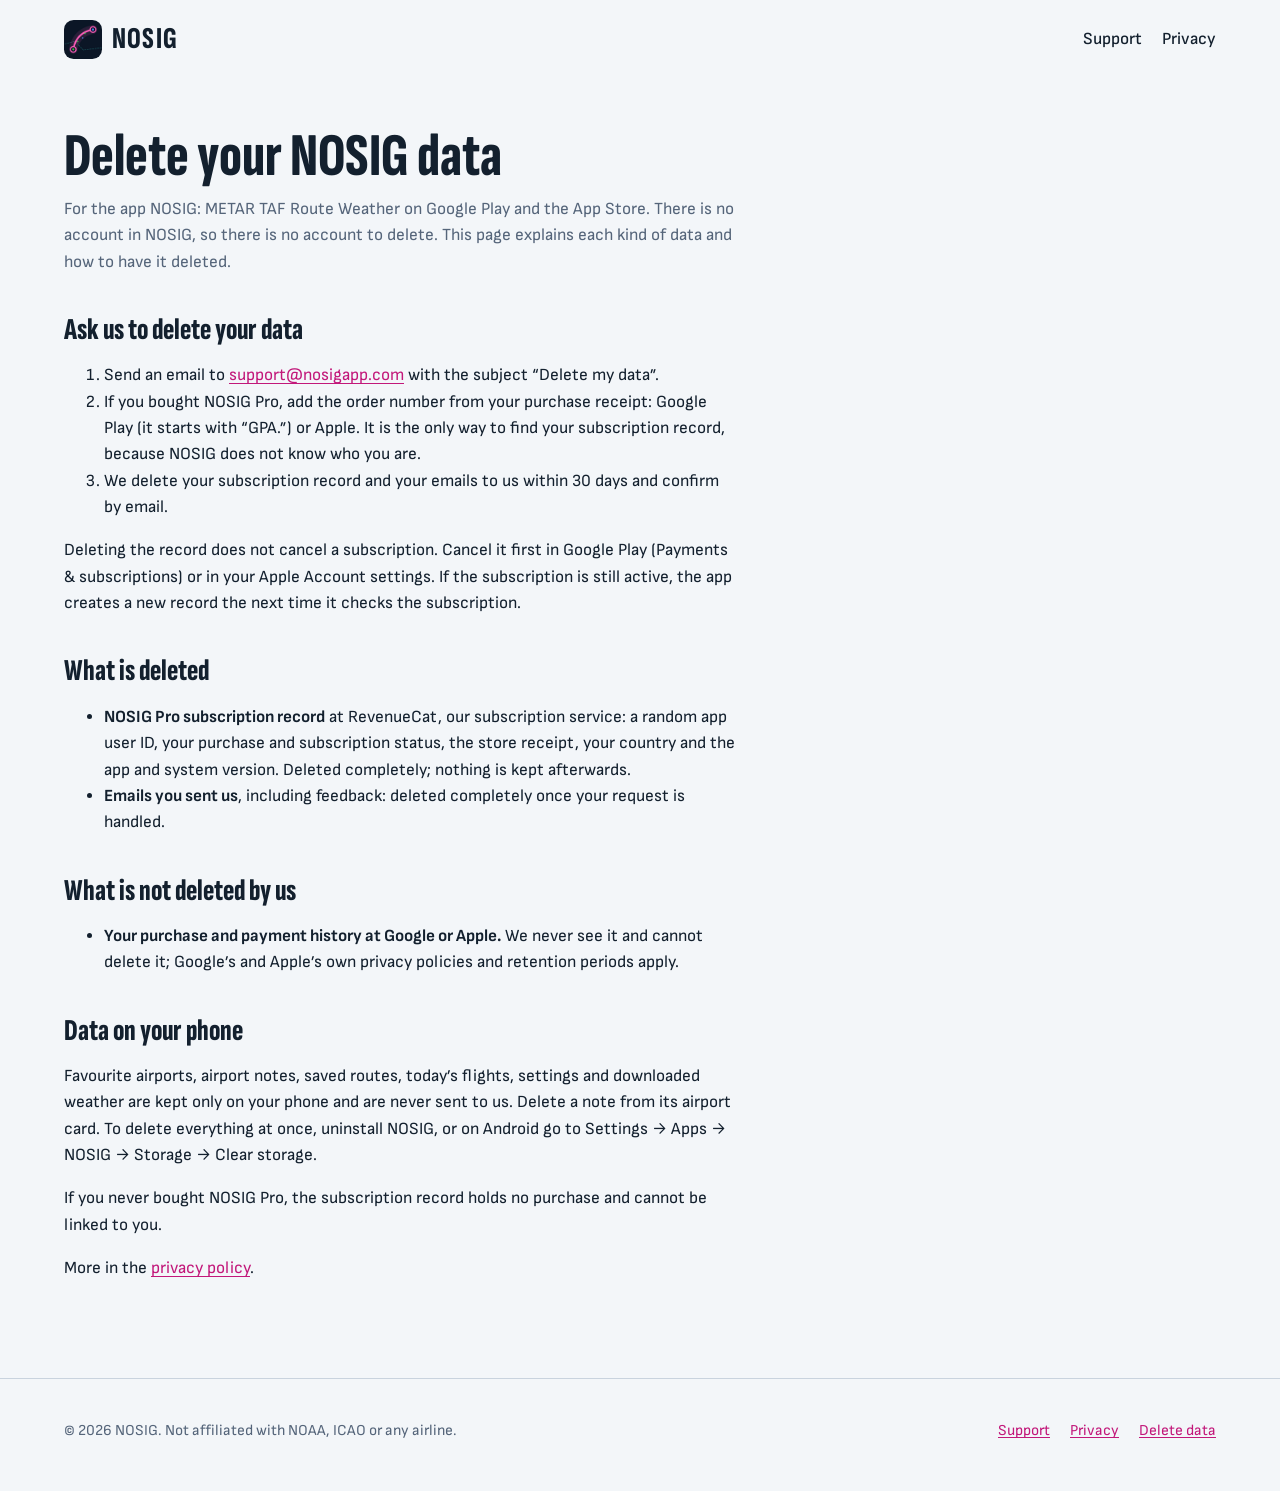
<file: delete-data/index.html>
<!doctype html>
<html lang="en">
  <head>
    <meta charset="utf-8" />
    <meta name="viewport" content="width=device-width, initial-scale=1" />
    <title>Delete your data · NOSIG</title>
    <meta name="description" content="How to delete the data of NOSIG: METAR TAF Route Weather: what is on your phone, the NOSIG Pro subscription record, and emails you sent us." />
    <link rel="icon" href="/favicon.png" type="image/png" />
    <link rel="apple-touch-icon" href="/apple-touch-icon.png" />
    <link rel="stylesheet" href="/assets/style.css" />
    
  </head>
  <body>
    <header class="site-head wrap">
      <a class="brand" href="/"><img src="/assets/img/icon-96.png" alt="" width="48" height="48" />NOSIG</a>
      <nav aria-label="Site">
        <a href="/support/">Support</a>
        <a href="/privacy/">Privacy</a>
      </nav>
    </header>

    <main class="page wrap">
      <article>
        <h1>Delete your NOSIG data</h1>
        <p class="updated">
          For the app NOSIG: METAR TAF Route Weather on Google Play and the App Store. There is no account in NOSIG, so
          there is no account to delete. This page explains each kind of data and how to have it deleted.
        </p>

        <h2>Ask us to delete your data</h2>
        <ol>
          <li>
            Send an email to <a href="mailto:support@nosigapp.com?subject=Delete%20my%20data">support@nosigapp.com</a>
            with the subject “Delete my data”.
          </li>
          <li>
            If you bought NOSIG Pro, add the order number from your purchase receipt: Google Play (it starts with “GPA.”)
            or Apple. It is the only way to find your subscription record, because NOSIG does not know who you are.
          </li>
          <li>
            We delete your subscription record and your emails to us within 30 days and confirm by email.
          </li>
        </ol>
        <p>
          Deleting the record does not cancel a subscription. Cancel it first in Google Play (Payments &amp;
          subscriptions) or in your Apple Account settings. If the subscription is still active, the app creates a new
          record the next time it checks the subscription.
        </p>

        <h2>What is deleted</h2>
        <ul>
          <li>
            <strong>NOSIG Pro subscription record</strong> at RevenueCat, our subscription service: a random app user ID,
            your purchase and subscription status, the store receipt, your country and the app and system version.
            Deleted completely; nothing is kept afterwards.
          </li>
          <li>
            <strong>Emails you sent us</strong>, including feedback: deleted completely once your request is handled.
          </li>
        </ul>

        <h2>What is not deleted by us</h2>
        <ul>
          <li>
            <strong>Your purchase and payment history at Google or Apple.</strong> We never see it and cannot delete it;
            Google’s and Apple’s own privacy policies and retention periods apply.
          </li>
        </ul>

        <h2>Data on your phone</h2>
        <p>
          Favourite airports, airport notes, saved routes, today’s flights, settings and downloaded weather are kept only on
          your phone and are never sent to us. Delete a note from its airport card. To delete everything at once, uninstall
          NOSIG, or on Android go to Settings → Apps → NOSIG → Storage → Clear storage.
        </p>
        <p>If you never bought NOSIG Pro, the subscription record holds no purchase and cannot be linked to you.</p>

        <p>More in the <a href="/privacy/">privacy policy</a>.</p>
      </article>
    </main>

    <footer class="site-foot">
      <div class="wrap">
        <p>© 2026 NOSIG. Not affiliated with NOAA, ICAO or any airline.</p>
        <nav aria-label="Footer">
          <a href="/support/">Support</a>
          <a href="/privacy/">Privacy</a>
          <a href="/delete-data/">Delete data</a>
        </nav>
      </div>
    </footer>
  </body>
</html>
</file>
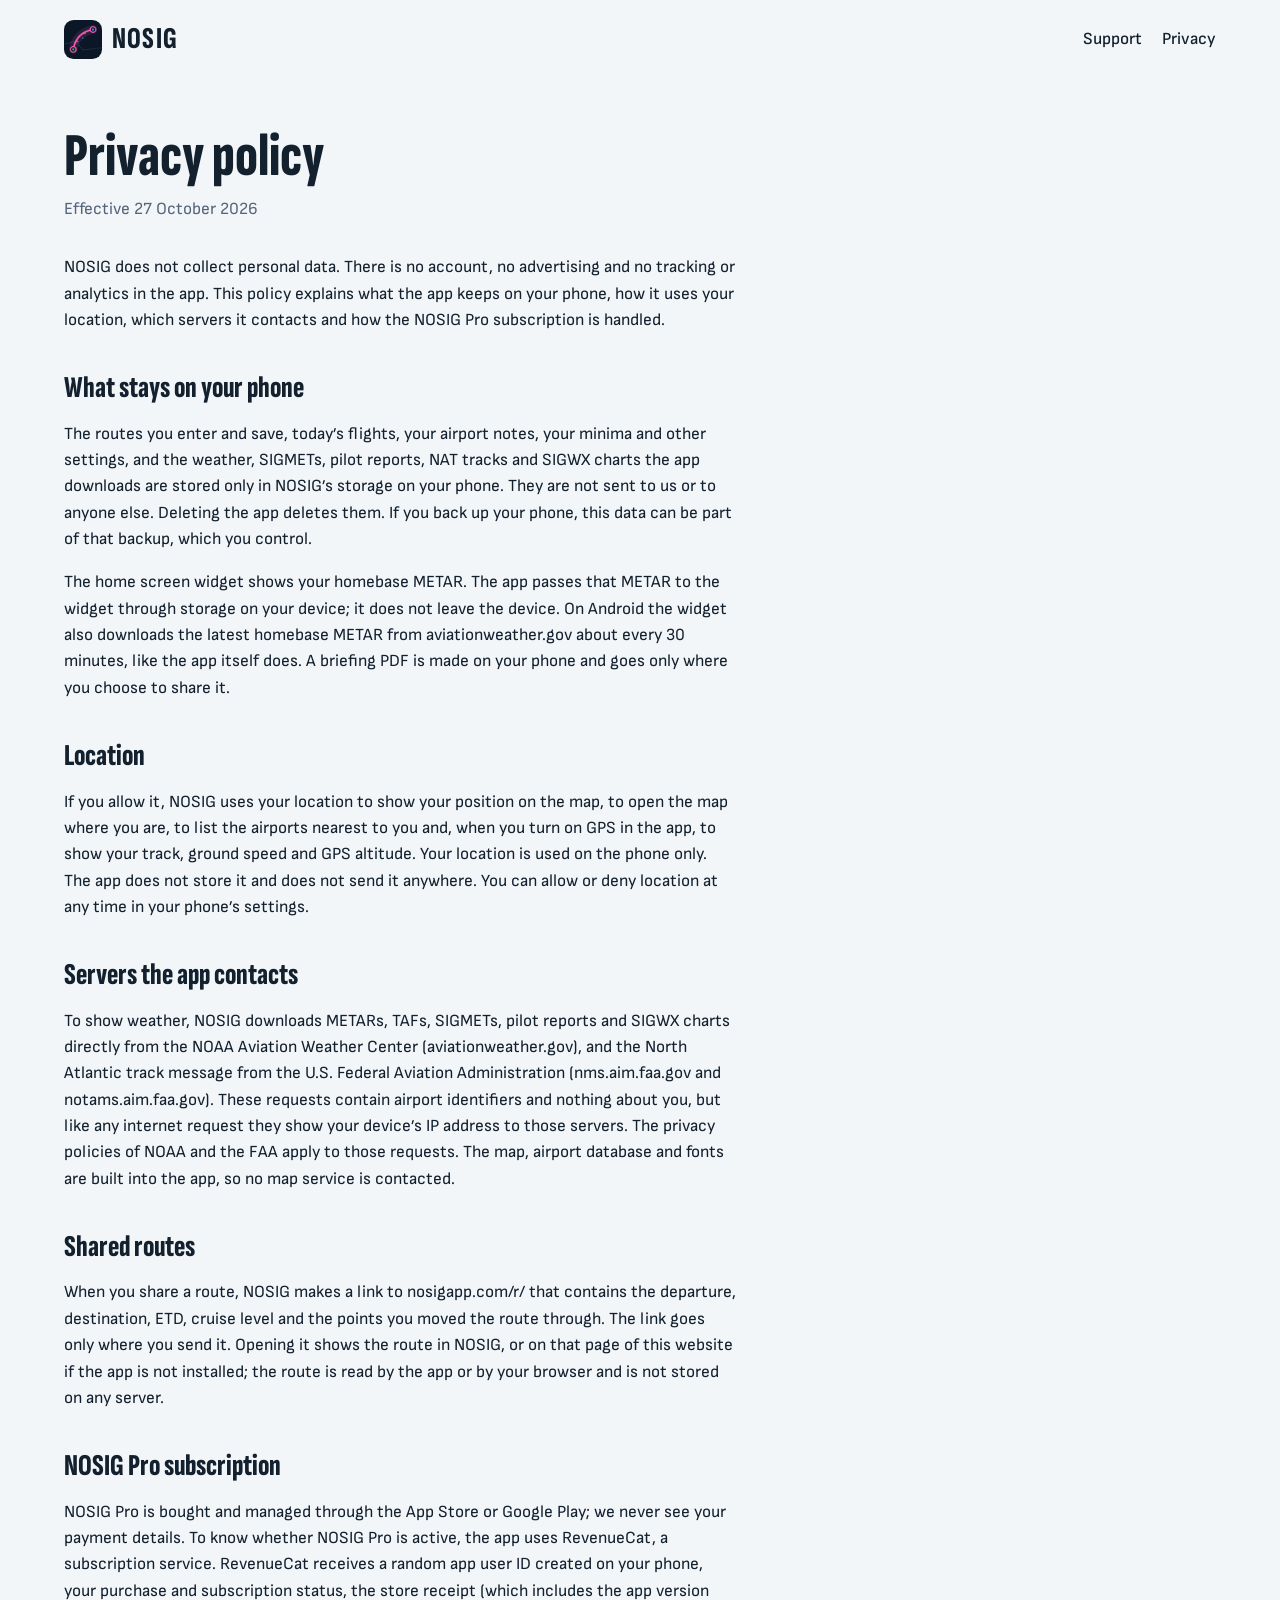
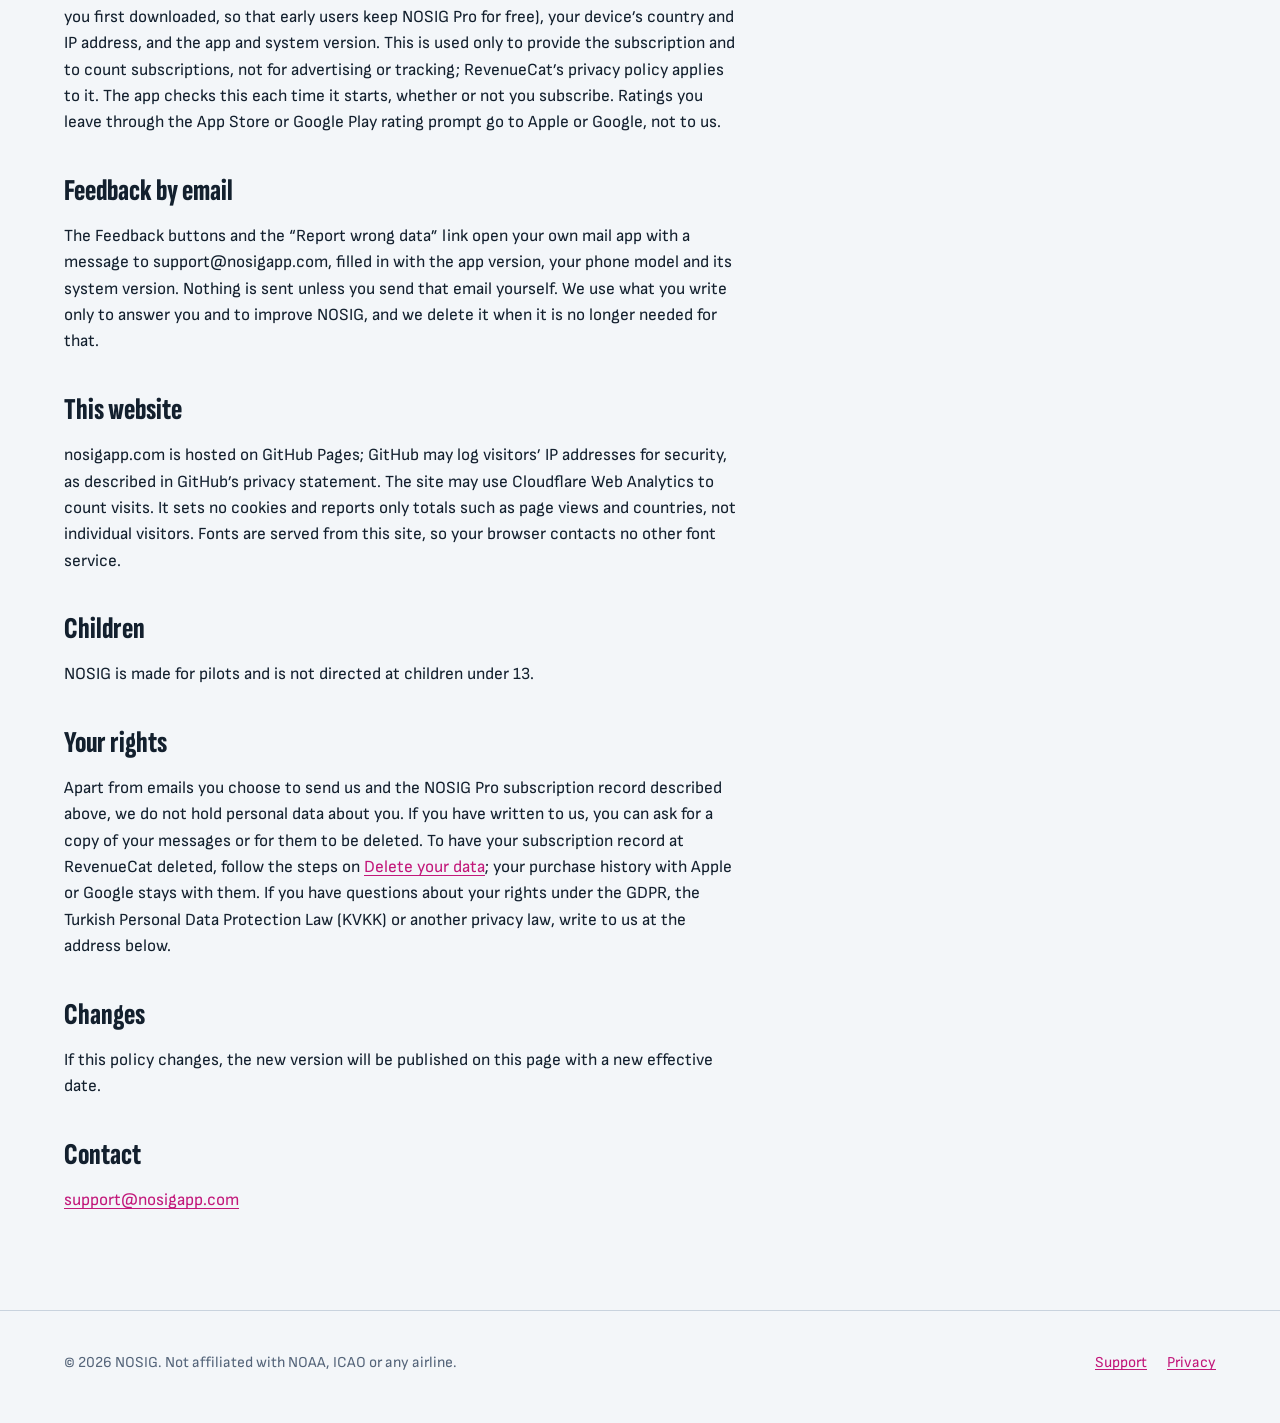
<file: privacy/index.html>
<!doctype html>
<html lang="en">
  <head>
    <meta charset="utf-8" />
    <meta name="viewport" content="width=device-width, initial-scale=1" />
    <title>Privacy policy · NOSIG</title>
    <meta name="description" content="NOSIG does not collect personal data. What stays on your phone, how location is used and which servers the app contacts." />
    <link rel="icon" href="/favicon.png" type="image/png" />
    <link rel="apple-touch-icon" href="/apple-touch-icon.png" />
    <link rel="stylesheet" href="/assets/style.css" />
    
  </head>
  <body>
    <header class="site-head wrap">
      <a class="brand" href="/"><img src="/assets/img/icon-96.png" alt="" width="48" height="48" />NOSIG</a>
      <nav aria-label="Site">
        <a href="/support/">Support</a>
        <a href="/privacy/" aria-current="page">Privacy</a>
      </nav>
    </header>

    <main class="page wrap">
      <article>
        <h1>Privacy policy</h1>
        <p class="updated">Effective 27 October 2026</p>

        <p>
          NOSIG does not collect personal data. There is no account, no advertising and no tracking or analytics in the
          app. This policy explains what the app keeps on your phone, how it uses your location, which servers it
          contacts and how the NOSIG Pro subscription is handled.
        </p>

        <h2>What stays on your phone</h2>
        <p>
          The routes you enter and save, today’s flights, your airport notes, your minima and other settings, and the weather, SIGMETs,
          pilot reports, NAT tracks and SIGWX charts the app downloads are stored only in NOSIG’s storage on your phone.
          They are not sent to us or to anyone else. Deleting the app deletes them. If you back up your phone, this data
          can be part of that backup, which you control.
        </p>
        <p>
          The home screen widget shows your homebase METAR. The app passes that METAR to the widget through storage on
          your device; it does not leave the device. On Android the widget also downloads the latest homebase METAR from
          aviationweather.gov about every 30 minutes, like the app itself does.
          A briefing PDF is made on your phone and goes only where you choose to share it.
        </p>

        <h2>Location</h2>
        <p>
          If you allow it, NOSIG uses your location to show your position on the map, to open the map where you are,
          to list the airports nearest to you and, when you turn on GPS in the app, to show your track, ground speed and
          GPS altitude.
          Your location is used on the phone only. The app does not store it and does not send it anywhere. You can
          allow or deny location at any time in your phone’s settings.
        </p>

        <h2>Servers the app contacts</h2>
        <p>
          To show weather, NOSIG downloads METARs, TAFs, SIGMETs, pilot reports and SIGWX charts directly from the NOAA Aviation
          Weather Center (aviationweather.gov), and the North Atlantic track message from the U.S. Federal Aviation
          Administration (nms.aim.faa.gov and notams.aim.faa.gov). These requests contain airport identifiers and nothing
          about you, but like any internet request they show your device’s IP address to those servers. The privacy
          policies of NOAA and the FAA apply to those requests. The map, airport database and fonts are built into the
          app, so no map service is contacted.
        </p>

        <h2>Shared routes</h2>
        <p>
          When you share a route, NOSIG makes a link to nosigapp.com/r/ that contains the departure, destination, ETD,
          cruise level and the points you moved the route through. The link goes only where you send it. Opening it shows
          the route in NOSIG, or on that page of this website if the app is not installed; the route is read by the app or
          by your browser and is not stored on any server.
        </p>

        <h2>NOSIG Pro subscription</h2>
        <p>
          NOSIG Pro is bought and managed through the App Store or Google Play; we never see your payment details. To know
          whether NOSIG Pro is active, the app uses RevenueCat, a subscription service. RevenueCat receives a random app
          user ID created on your phone, your purchase and subscription status, the store receipt (which includes the app
          version you first downloaded, so that early users keep NOSIG Pro for free), your device’s country and IP address,
          and the app and system version. This is used only to provide the subscription and to count subscriptions, not for
          advertising or tracking;
          RevenueCat’s privacy policy applies to it. The app checks this each time it starts, whether or not you
          subscribe. Ratings you leave through the App Store or Google Play rating prompt go to Apple or Google, not to us.
        </p>

        <h2>Feedback by email</h2>
        <p>
          The Feedback buttons and the “Report wrong data” link open your own mail app with a message to
          support@nosigapp.com, filled in with the app version, your phone model and its system version. Nothing is sent
          unless you send that email yourself. We use what you write only to answer you and to improve NOSIG, and we
          delete it when it is no longer needed for that.
        </p>

        <h2>This website</h2>
        <p>
          nosigapp.com is hosted on GitHub Pages; GitHub may log visitors’ IP addresses for security, as described in
          GitHub’s privacy statement. The site may use Cloudflare Web Analytics to count visits. It sets no cookies and
          reports only totals such as page views and countries, not individual visitors. Fonts are served from this site,
          so your browser contacts no other font service.
        </p>

        <h2>Children</h2>
        <p>NOSIG is made for pilots and is not directed at children under 13.</p>

        <h2>Your rights</h2>
        <p>
          Apart from emails you choose to send us and the NOSIG Pro subscription record described above, we do not hold
          personal data about you. If you have written to us, you can ask for a copy of your messages or for them to be
          deleted. To have your subscription record at RevenueCat deleted, follow the steps on
          <a href="/delete-data/">Delete your data</a>; your purchase history with Apple or Google stays with them.
          If you have questions about your rights under the GDPR, the Turkish Personal Data Protection Law (KVKK) or
          another privacy law, write to us at the address below.
        </p>

        <h2>Changes</h2>
        <p>If this policy changes, the new version will be published on this page with a new effective date.</p>

        <h2>Contact</h2>
        <p><a href="mailto:support@nosigapp.com">support@nosigapp.com</a></p>
      </article>
    </main>

    <footer class="site-foot">
      <div class="wrap">
        <p>© 2026 NOSIG. Not affiliated with NOAA, ICAO or any airline.</p>
        <nav aria-label="Footer">
          <a href="/support/">Support</a>
          <a href="/privacy/">Privacy</a>
        </nav>
      </div>
    </footer>
  </body>
</html>
</file>
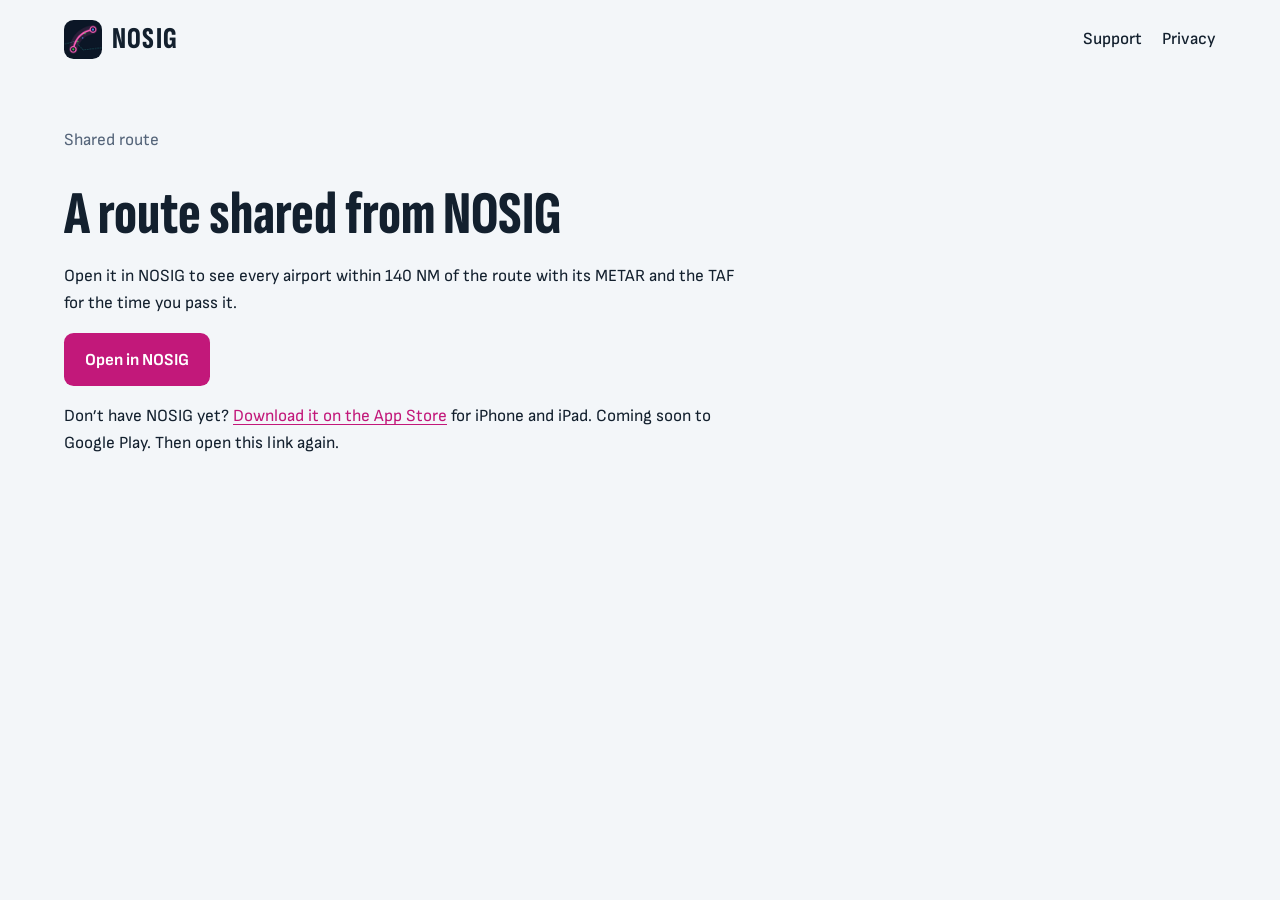
<file: r/index.html>
<!doctype html>
<html lang="en">
  <head>
    <meta charset="utf-8" />
    <meta name="viewport" content="width=device-width, initial-scale=1" />
    <title>Shared route · NOSIG</title>
    <meta name="description" content="A route shared from NOSIG: open it in the app to see every enroute alternate with its METAR and TAF." />
    <meta name="apple-itunes-app" content="app-id=6821109646" />
    <meta name="robots" content="noindex" />
    <link rel="icon" href="/favicon.png" type="image/png" />
    <link rel="apple-touch-icon" href="/apple-touch-icon.png" />
    <link rel="stylesheet" href="/assets/style.css" />
    
  </head>
  <body>
    <header class="site-head wrap">
      <a class="brand" href="/"><img src="/assets/img/icon-96.png" alt="" width="48" height="48" />NOSIG</a>
      <nav aria-label="Site">
        <a href="/support/">Support</a>
        <a href="/privacy/">Privacy</a>
      </nav>
    </header>
    <main class="page wrap">
      <article>
        <p class="updated">Shared route</p>
        <h1 id="route">A route shared from NOSIG</h1>
        <p id="details">Open it in NOSIG to see every airport within 140&nbsp;NM of the route with its METAR and the TAF for the time you pass it.</p>
        <p>
          <a class="button" id="open" href="nosig://r">Open in NOSIG</a>
        </p>
        <p>
          Don’t have NOSIG yet?
          <a href="https://apps.apple.com/app/id6821109646">Download it on the App Store</a> for iPhone and iPad. Coming soon to
          Google Play. Then open this link again.
        </p>
      </article>
    </main>
    <script>
      // Same format as the app (src/core/route-link.ts): f=DEP-ARR, t=HHMM, l=level, v=lat,lon~lat,lon.
      (function () {
        var query = location.search.replace(/^\?/, '');
        var params = {};
        query.split('&').forEach(function (part) {
          var i = part.indexOf('=');
          if (i > 0) {
            try {
              params[part.slice(0, i)] = decodeURIComponent(part.slice(i + 1).replace(/\+/g, ' '));
            } catch (e) {}
          }
        });
        var ends = String(params.f || '').toUpperCase().split('-');
        var icao = /^[A-Z0-9]{3,4}$/;
        if (ends.length !== 2 || !icao.test(ends[0]) || !icao.test(ends[1])) return;
        var title = ends[0] + ' → ' + ends[1];
        var parts = [];
        if (/^([01]\d|2[0-3])[0-5]\d$/.test(params.t || '')) parts.push('ETD ' + params.t + 'Z');
        var fl = Number(params.l);
        if (fl >= 10 && fl <= 510 && Math.floor(fl) === fl) parts.push('FL' + ('00' + fl).slice(-3));
        var via = String(params.v || '').split('~').filter(function (p) { return /^-?\d+(\.\d+)?,-?\d+(\.\d+)?$/.test(p); }).length;
        if (via) parts.push(via + ' via point' + (via === 1 ? '' : 's'));
        document.getElementById('route').textContent = title;
        document.title = title + ' · NOSIG';
        if (parts.length) document.getElementById('details').textContent = parts.join(' · ') + '. Open it in NOSIG to see every airport within 140 NM of the route with its METAR and the TAF for the time you pass it.';
        document.getElementById('open').href = 'nosig://r?' + query;
      })();
    </script>
  </body>
</html>
</file>
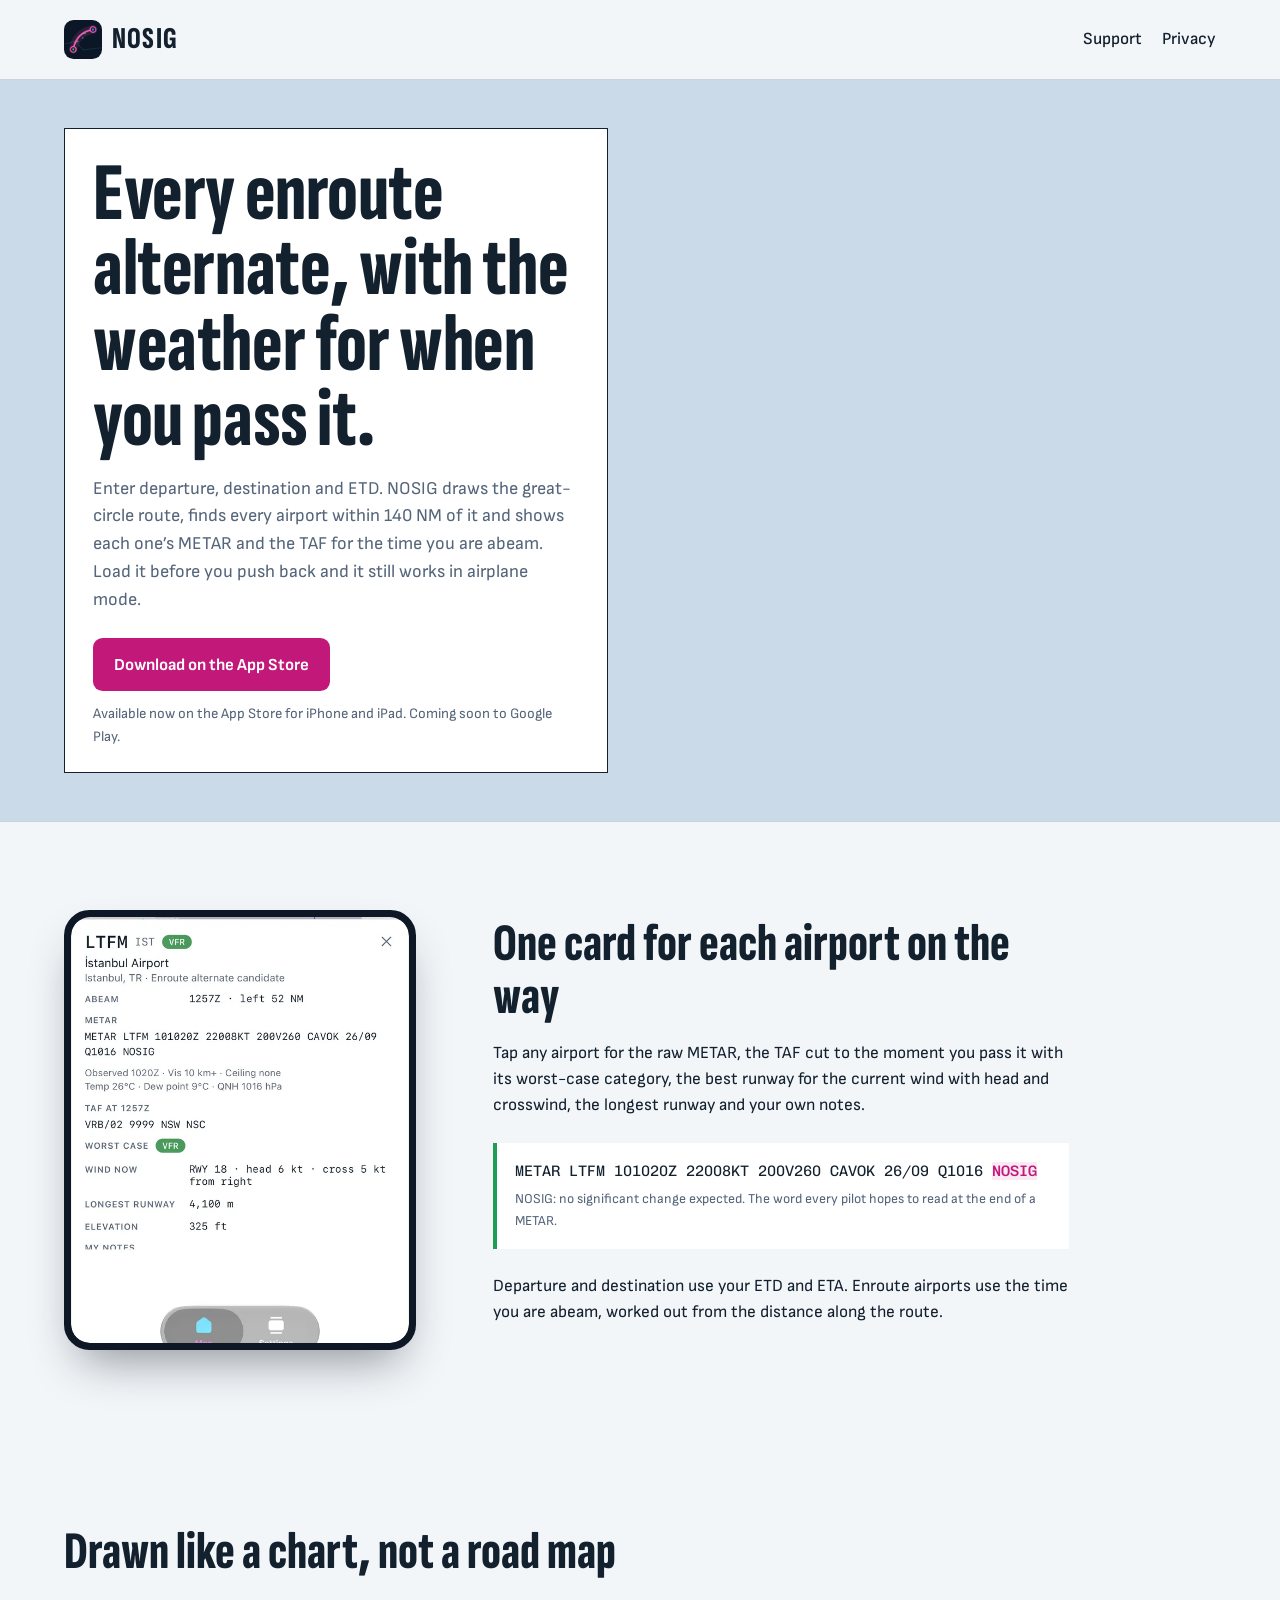
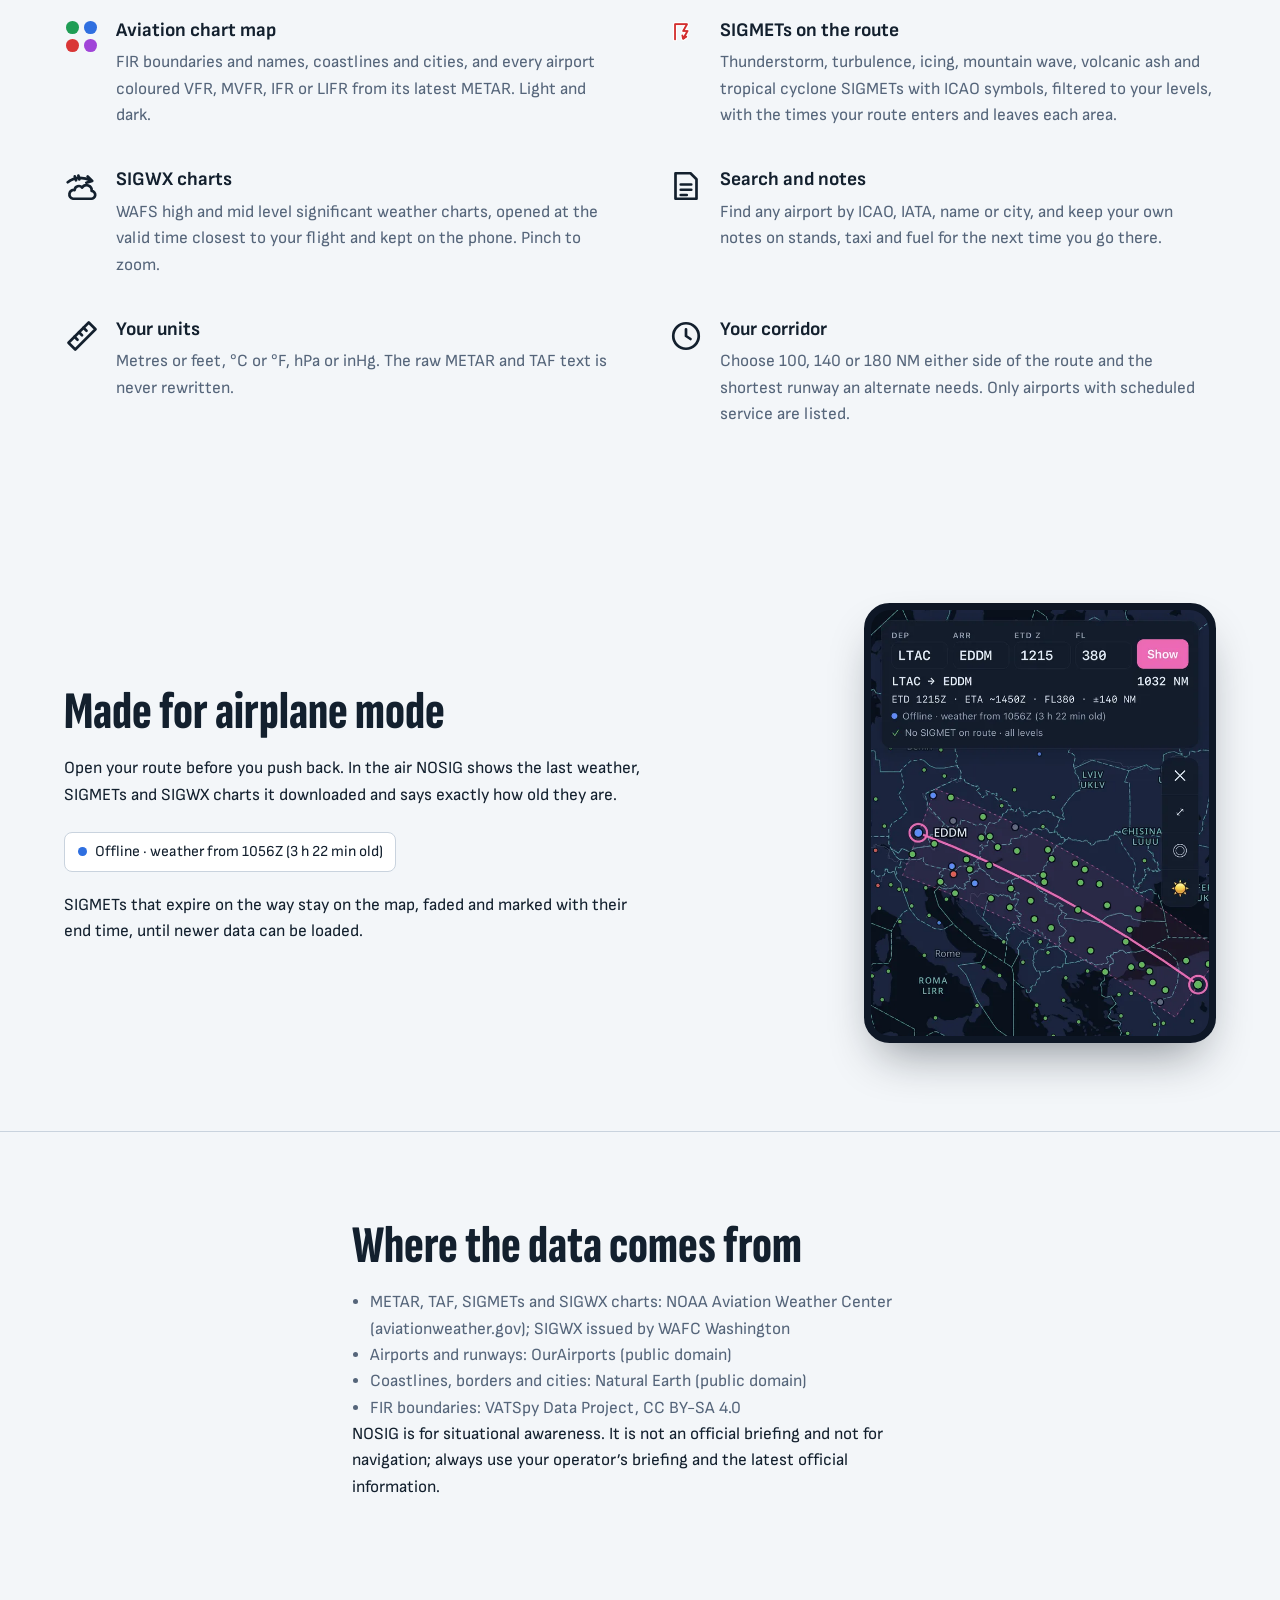
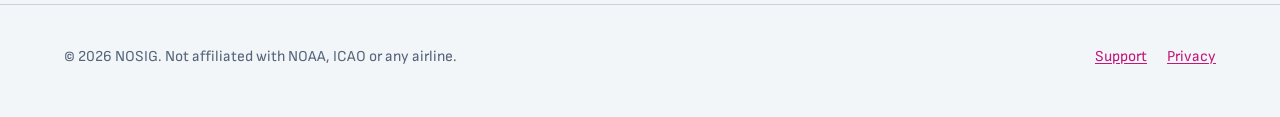
<file: src/index.html>
<!doctype html>
<html lang="en">
  <head>
    <meta charset="utf-8" />
    <meta name="viewport" content="width=device-width, initial-scale=1" />
    <title>NOSIG: METAR, TAF and enroute alternates for your route</title>
    <meta
      name="description"
      content="NOSIG finds every airport within 140 NM of your route and shows its METAR and the TAF for the time you pass it. SIGMETs, SIGWX charts and an aviation chart map, all usable in airplane mode." />
    <meta name="apple-itunes-app" content="app-id=6821109646" />
    <meta name="theme-color" content="#cbdae8" media="(prefers-color-scheme: light)" />
    <meta name="theme-color" content="#08111d" media="(prefers-color-scheme: dark)" />
    <meta property="og:title" content="NOSIG: METAR, TAF and enroute alternates for your route" />
    <meta property="og:description" content="Every enroute alternate, with the weather for when you pass it. Works in airplane mode." />
    <meta property="og:image" content="https://nosigapp.com/assets/img/og.png" />
    <meta property="og:url" content="https://nosigapp.com/" />
    <link rel="icon" href="/favicon.png" type="image/png" />
    <link rel="apple-touch-icon" href="/apple-touch-icon.png" />
    <link rel="preload" href="/assets/fonts/sofia-sans-extra-condensed.woff" as="font" type="font/woff" crossorigin />
    <link rel="stylesheet" href="/assets/style.css" />
    <!-- ANALYTICS -->
  </head>
  <body>
    <header class="site-head wrap">
      <a class="brand" href="/"><img src="/assets/img/icon-96.png" alt="" width="48" height="48" />NOSIG</a>
      <nav aria-label="Site">
        <a href="/support/">Support</a>
        <a href="/privacy/">Privacy</a>
      </nav>
    </header>

    <main>
      <section class="hero" aria-labelledby="hero-title">
        <!-- HERO_CHART -->
        <div class="hero-inner wrap">
          <div class="legend-box">
            <h1 id="hero-title">Every enroute alternate, with the weather for when you pass it.</h1>
            <p>
              Enter departure, destination and ETD. NOSIG draws the great-circle route, finds every airport within
              140&nbsp;NM of it and shows each one’s METAR and the TAF for the time you are abeam. Load it before you
              push back and it still works in airplane mode.
            </p>
            <a class="button" href="https://apps.apple.com/app/id6821109646">Download on the App Store</a>
            <span class="small">Available now on the App Store for iPhone and iPad. Coming soon to Google Play.</span>
          </div>
        </div>
      </section>

      <section aria-labelledby="card-title">
        <div class="wrap split">
          <div class="phone">
            <img src="/assets/img/airport-card.webp" style="--focus: 50% 88%" width="620" height="1271" loading="lazy" alt="Airport card for Istanbul Airport with METAR, TAF at the abeam time and runway wind" />
          </div>
          <div class="prose">
            <h2 id="card-title">One card for each airport on the way</h2>
            <p>
              Tap any airport for the raw METAR, the TAF cut to the moment you pass it with its worst-case category, the
              best runway for the current wind with head and crosswind, the longest runway and your own notes.
            </p>
            <div class="metar">
              METAR LTFM 101020Z 22008KT 200V260 CAVOK 26/09 Q1016 <span class="nosig">NOSIG</span>
              <small>NOSIG: no significant change expected. The word every pilot hopes to read at the end of a METAR.</small>
            </div>
            <p>
              Departure and destination use your ETD and ETA. Enroute airports use the time you are abeam, worked out
              from the distance along the route.
            </p>
          </div>
        </div>
      </section>

      <section aria-labelledby="features-title">
        <div class="wrap">
          <h2 id="features-title">Drawn like a chart, not a road map</h2>
          <ul class="features">
            <li>
              <span class="mark mark-dots" aria-hidden="true">
                <span style="background: var(--vfr)"></span><span style="background: var(--mvfr)"></span>
                <span style="background: var(--ifr)"></span><span style="background: var(--lifr)"></span>
              </span>
              <div>
                <h3>Aviation chart map</h3>
                <p>
                  FIR boundaries and names, coastlines and cities, and every airport coloured VFR, MVFR, IFR or LIFR from
                  its latest METAR. Light and dark.
                </p>
              </div>
            </li>
            <li>
              <span class="mark symbols" aria-hidden="true">
                <img class="light-only" src="/assets/img/hz-ts-light.png" alt="" /><img class="dark-only" src="/assets/img/hz-ts-dark.png" alt="" />
              </span>
              <div>
                <h3>SIGMETs on the route</h3>
                <p>
                  Thunderstorm, turbulence, icing, mountain wave, volcanic ash and tropical cyclone SIGMETs with ICAO
                  symbols, filtered to your levels, with the times your route enters and leaves each area.
                </p>
              </div>
            </li>
            <li>
              <svg class="mark" viewBox="0 0 24 24" aria-hidden="true" fill="none" stroke="currentColor" stroke-width="1.8" stroke-linecap="round" stroke-linejoin="round">
                <path d="M2.5 9.5C7 6 13 6 18.5 8.5M15.8 5.6l3 3-3.9 1.2M8 8.2 7.2 5.6M10.2 7.6 9.6 5" />
                <path d="M6 20.5h12a2.6 2.6 0 0 0 .4-5.2 3.4 3.4 0 0 0-6.3-2.2 2.8 2.8 0 0 0-5 1.6 2.9 2.9 0 0 0-1.1 5.8Z" />
              </svg>
              <div>
                <h3>SIGWX charts</h3>
                <p>
                  WAFS high and mid level significant weather charts, opened at the valid time closest to your flight and
                  kept on the phone. Pinch to zoom.
                </p>
              </div>
            </li>
            <li>
              <svg class="mark" viewBox="0 0 24 24" aria-hidden="true" fill="none" stroke="currentColor" stroke-width="1.8" stroke-linecap="round" stroke-linejoin="round">
                <path d="M5 3.5h10l4 4v13H5z" /><path d="M8.5 11h7M8.5 14.5h7M8.5 18h4" />
              </svg>
              <div>
                <h3>Search and notes</h3>
                <p>
                  Find any airport by ICAO, IATA, name or city, and keep your own notes on stands, taxi and fuel for the
                  next time you go there.
                </p>
              </div>
            </li>
            <li>
              <svg class="mark" viewBox="0 0 24 24" aria-hidden="true" fill="none" stroke="currentColor" stroke-width="1.8" stroke-linecap="round" stroke-linejoin="round">
                <path d="M3 16.5 16.5 3l4.5 4.5L7.5 21z" /><path d="m7 12.5 2 2M10 9.5l2 2M13 6.5l2 2" />
              </svg>
              <div>
                <h3>Your units</h3>
                <p>Metres or feet, °C or °F, hPa or inHg. The raw METAR and TAF text is never rewritten.</p>
              </div>
            </li>
            <li>
              <svg class="mark" viewBox="0 0 24 24" aria-hidden="true" fill="none" stroke="currentColor" stroke-width="1.8" stroke-linecap="round" stroke-linejoin="round">
                <circle cx="12" cy="12" r="8.5" /><path d="M12 7.5V12l3 2" />
              </svg>
              <div>
                <h3>Your corridor</h3>
                <p>
                  Choose 100, 140 or 180 NM either side of the route and the shortest runway an alternate needs. Only
                  airports with scheduled service are listed.
                </p>
              </div>
            </li>
          </ul>
        </div>
      </section>

      <section aria-labelledby="offline-title">
        <div class="wrap split reverse">
          <div class="prose">
            <h2 id="offline-title">Made for airplane mode</h2>
            <p>
              Open your route before you push back. In the air NOSIG shows the last weather, SIGMETs and SIGWX charts it
              downloaded and says exactly how old they are.
            </p>
            <span class="status-line"><i aria-hidden="true"></i>Offline · weather from 1056Z (3 h 22 min old)</span>
            <p>
              SIGMETs that expire on the way stay on the map, faded and marked with their end time, until newer data can
              be loaded.
            </p>
          </div>
          <div class="phone">
            <img src="/assets/img/route-dark.webp" style="--focus: 50% 4%" width="620" height="1271" loading="lazy" alt="NOSIG in dark mode, offline, showing the saved route and weather" />
          </div>
        </div>
      </section>

      <section class="sources" aria-labelledby="sources-title">
        <div class="wrap prose">
          <h2 id="sources-title">Where the data comes from</h2>
          <ul>
            <li>METAR, TAF, SIGMETs and SIGWX charts: NOAA Aviation Weather Center (aviationweather.gov); SIGWX issued by WAFC Washington</li>
            <li>Airports and runways: OurAirports (public domain)</li>
            <li>Coastlines, borders and cities: Natural Earth (public domain)</li>
            <li>FIR boundaries: VATSpy Data Project, CC BY-SA 4.0</li>
          </ul>
          <p>
            NOSIG is for situational awareness. It is not an official briefing and not for navigation; always use your
            operator’s briefing and the latest official information.
          </p>
        </div>
      </section>
    </main>

    <footer class="site-foot">
      <div class="wrap">
        <p>© 2026 NOSIG. Not affiliated with NOAA, ICAO or any airline.</p>
        <nav aria-label="Footer">
          <a href="/support/">Support</a>
          <a href="/privacy/">Privacy</a>
        </nav>
      </div>
    </footer>
  </body>
</html>
</file>
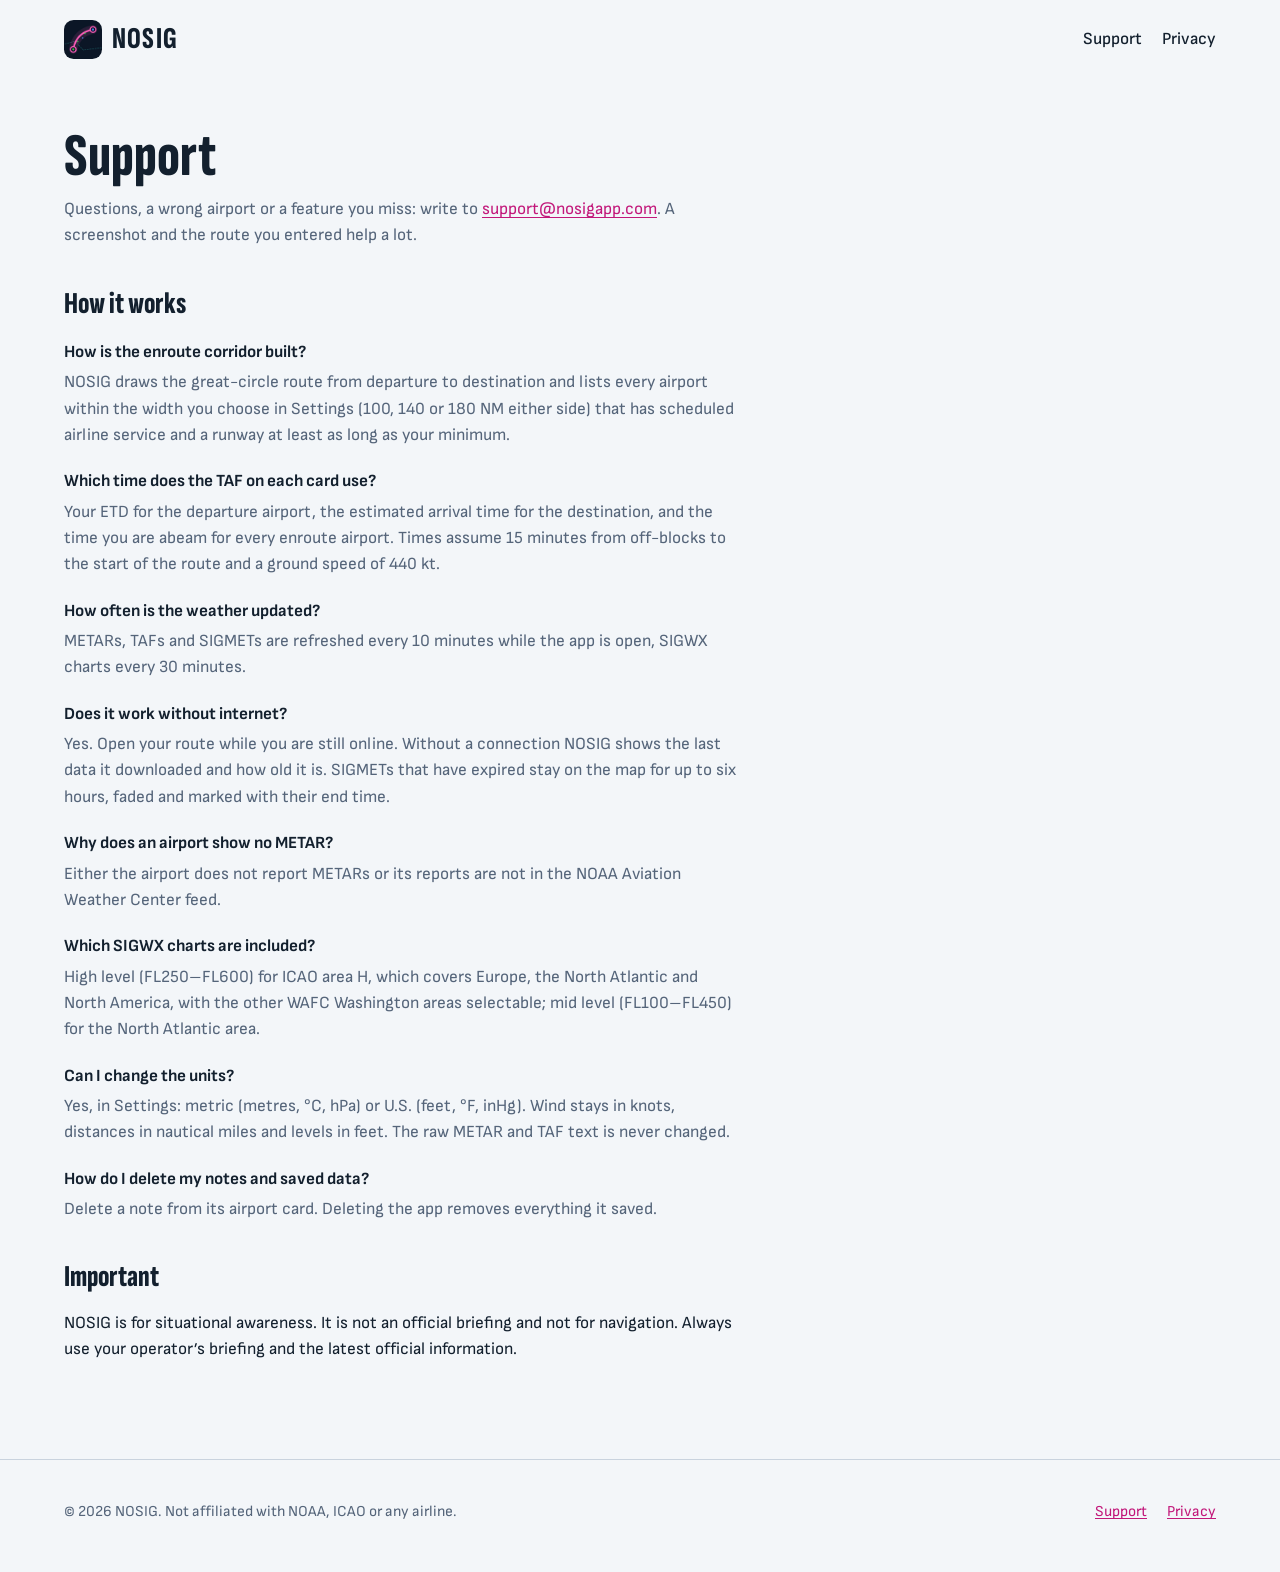
<file: support/index.html>
<!doctype html>
<html lang="en">
  <head>
    <meta charset="utf-8" />
    <meta name="viewport" content="width=device-width, initial-scale=1" />
    <title>Support · NOSIG</title>
    <meta name="description" content="How NOSIG builds the enroute corridor, where its weather comes from, how it works offline, and how to contact us." />
    <link rel="icon" href="/favicon.png" type="image/png" />
    <link rel="apple-touch-icon" href="/apple-touch-icon.png" />
    <link rel="stylesheet" href="/assets/style.css" />
    
  </head>
  <body>
    <header class="site-head wrap">
      <a class="brand" href="/"><img src="/assets/img/icon-96.png" alt="" width="48" height="48" />NOSIG</a>
      <nav aria-label="Site">
        <a href="/support/" aria-current="page">Support</a>
        <a href="/privacy/">Privacy</a>
      </nav>
    </header>

    <main class="page wrap">
      <article>
        <h1>Support</h1>
        <p class="updated">
          Questions, a wrong airport or a feature you miss: write to
          <a href="mailto:support@nosigapp.com">support@nosigapp.com</a>. A screenshot and the route you entered help a
          lot.
        </p>

        <h2>How it works</h2>
        <dl>
          <dt>How is the enroute corridor built?</dt>
          <dd>
            NOSIG draws the great-circle route from departure to destination and lists every airport within the width you
            choose in Settings (100, 140 or 180 NM either side) that has scheduled airline service and a runway at least as
            long as your minimum.
          </dd>

          <dt>Which time does the TAF on each card use?</dt>
          <dd>
            Your ETD for the departure airport, the estimated arrival time for the destination, and the time you are abeam
            for every enroute airport. Times assume 15 minutes from off-blocks to the start of the route and a ground speed
            of 440 kt.
          </dd>

          <dt>How often is the weather updated?</dt>
          <dd>
            METARs, TAFs and SIGMETs are refreshed every 10 minutes while the app is open, SIGWX charts every 30 minutes.
          </dd>

          <dt>Does it work without internet?</dt>
          <dd>
            Yes. Open your route while you are still online. Without a connection NOSIG shows the last data it downloaded and
            how old it is. SIGMETs that have expired stay on the map for up to six hours, faded and marked with their end
            time.
          </dd>

          <dt>Why does an airport show no METAR?</dt>
          <dd>Either the airport does not report METARs or its reports are not in the NOAA Aviation Weather Center feed.</dd>

          <dt>Which SIGWX charts are included?</dt>
          <dd>
            High level (FL250–FL600) for ICAO area H, which covers Europe, the North Atlantic and North America, with the
            other WAFC Washington areas selectable; mid level (FL100–FL450) for the North Atlantic area.
          </dd>

          <dt>Can I change the units?</dt>
          <dd>
            Yes, in Settings: metric (metres, °C, hPa) or U.S. (feet, °F, inHg). Wind stays in knots, distances in nautical
            miles and levels in feet. The raw METAR and TAF text is never changed.
          </dd>

          <dt>How do I delete my notes and saved data?</dt>
          <dd>Delete a note from its airport card. Deleting the app removes everything it saved.</dd>
        </dl>

        <h2>Important</h2>
        <p>
          NOSIG is for situational awareness. It is not an official briefing and not for navigation. Always use your
          operator’s briefing and the latest official information.
        </p>
      </article>
    </main>

    <footer class="site-foot">
      <div class="wrap">
        <p>© 2026 NOSIG. Not affiliated with NOAA, ICAO or any airline.</p>
        <nav aria-label="Footer">
          <a href="/support/">Support</a>
          <a href="/privacy/">Privacy</a>
        </nav>
      </div>
    </footer>
  </body>
</html>
</file>
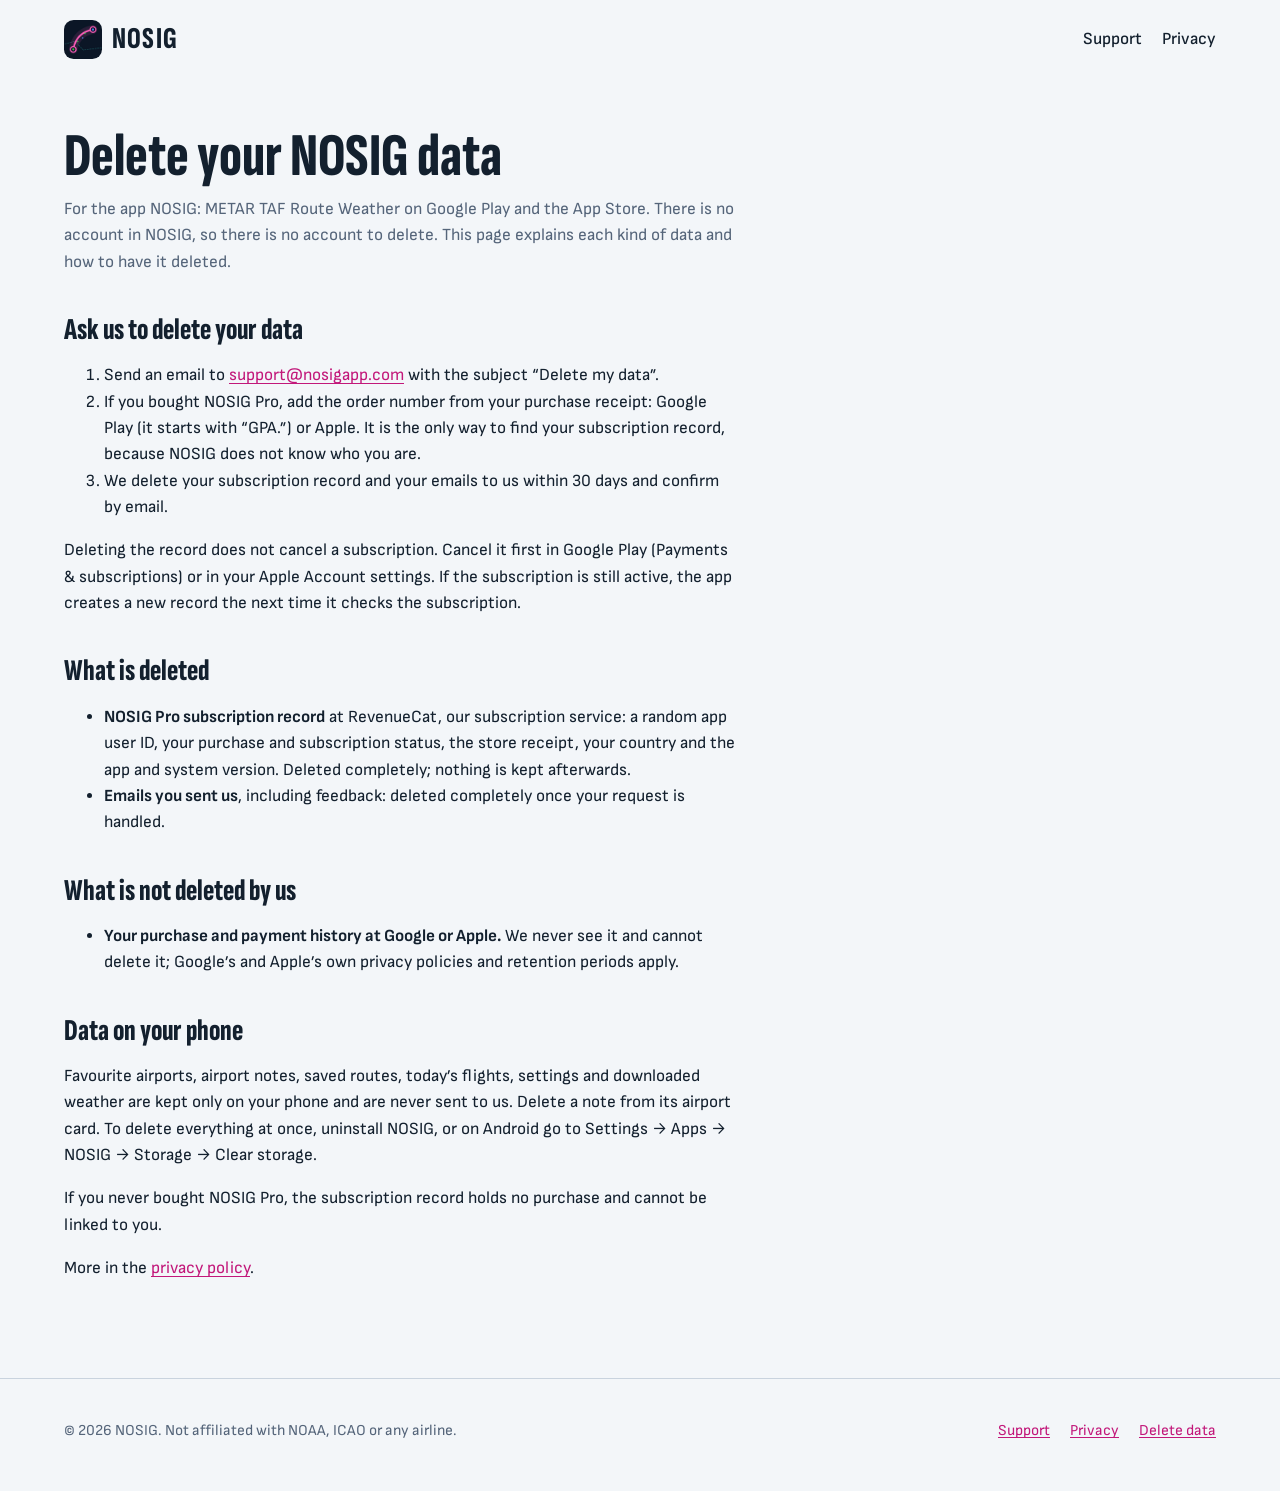
<file: src/delete-data.html>
<!doctype html>
<html lang="en">
  <head>
    <meta charset="utf-8" />
    <meta name="viewport" content="width=device-width, initial-scale=1" />
    <title>Delete your data · NOSIG</title>
    <meta name="description" content="How to delete the data of NOSIG: METAR TAF Route Weather: what is on your phone, the NOSIG Pro subscription record, and emails you sent us." />
    <link rel="icon" href="/favicon.png" type="image/png" />
    <link rel="apple-touch-icon" href="/apple-touch-icon.png" />
    <link rel="stylesheet" href="/assets/style.css" />
    <!-- ANALYTICS -->
  </head>
  <body>
    <header class="site-head wrap">
      <a class="brand" href="/"><img src="/assets/img/icon-96.png" alt="" width="48" height="48" />NOSIG</a>
      <nav aria-label="Site">
        <a href="/support/">Support</a>
        <a href="/privacy/">Privacy</a>
      </nav>
    </header>

    <main class="page wrap">
      <article>
        <h1>Delete your NOSIG data</h1>
        <p class="updated">
          For the app NOSIG: METAR TAF Route Weather on Google Play and the App Store. There is no account in NOSIG, so
          there is no account to delete. This page explains each kind of data and how to have it deleted.
        </p>

        <h2>Ask us to delete your data</h2>
        <ol>
          <li>
            Send an email to <a href="mailto:support@nosigapp.com?subject=Delete%20my%20data">support@nosigapp.com</a>
            with the subject “Delete my data”.
          </li>
          <li>
            If you bought NOSIG Pro, add the order number from your purchase receipt: Google Play (it starts with “GPA.”)
            or Apple. It is the only way to find your subscription record, because NOSIG does not know who you are.
          </li>
          <li>
            We delete your subscription record and your emails to us within 30 days and confirm by email.
          </li>
        </ol>
        <p>
          Deleting the record does not cancel a subscription. Cancel it first in Google Play (Payments &amp;
          subscriptions) or in your Apple Account settings. If the subscription is still active, the app creates a new
          record the next time it checks the subscription.
        </p>

        <h2>What is deleted</h2>
        <ul>
          <li>
            <strong>NOSIG Pro subscription record</strong> at RevenueCat, our subscription service: a random app user ID,
            your purchase and subscription status, the store receipt, your country and the app and system version.
            Deleted completely; nothing is kept afterwards.
          </li>
          <li>
            <strong>Emails you sent us</strong>, including feedback: deleted completely once your request is handled.
          </li>
        </ul>

        <h2>What is not deleted by us</h2>
        <ul>
          <li>
            <strong>Your purchase and payment history at Google or Apple.</strong> We never see it and cannot delete it;
            Google’s and Apple’s own privacy policies and retention periods apply.
          </li>
        </ul>

        <h2>Data on your phone</h2>
        <p>
          Favourite airports, airport notes, saved routes, today’s flights, settings and downloaded weather are kept only on
          your phone and are never sent to us. Delete a note from its airport card. To delete everything at once, uninstall
          NOSIG, or on Android go to Settings → Apps → NOSIG → Storage → Clear storage.
        </p>
        <p>If you never bought NOSIG Pro, the subscription record holds no purchase and cannot be linked to you.</p>

        <p>More in the <a href="/privacy/">privacy policy</a>.</p>
      </article>
    </main>

    <footer class="site-foot">
      <div class="wrap">
        <p>© 2026 NOSIG. Not affiliated with NOAA, ICAO or any airline.</p>
        <nav aria-label="Footer">
          <a href="/support/">Support</a>
          <a href="/privacy/">Privacy</a>
          <a href="/delete-data/">Delete data</a>
        </nav>
      </div>
    </footer>
  </body>
</html>
</file>
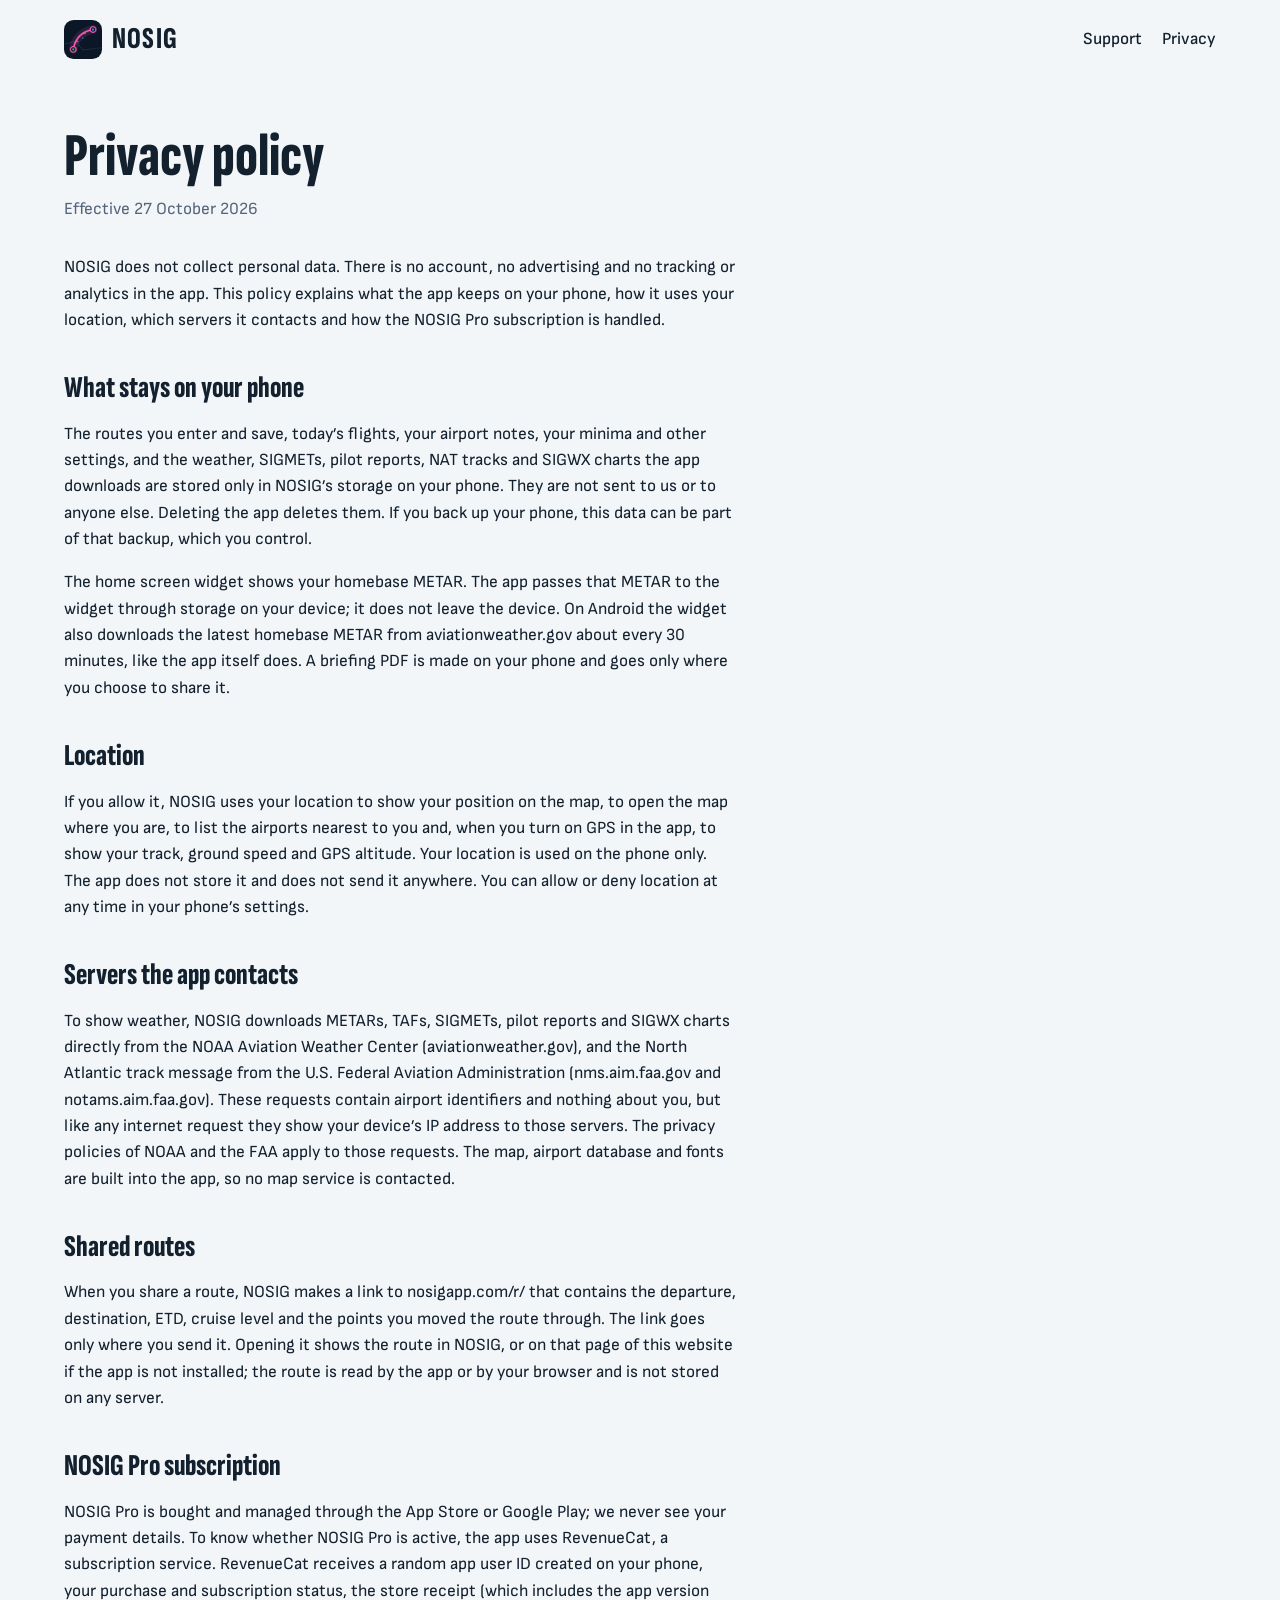
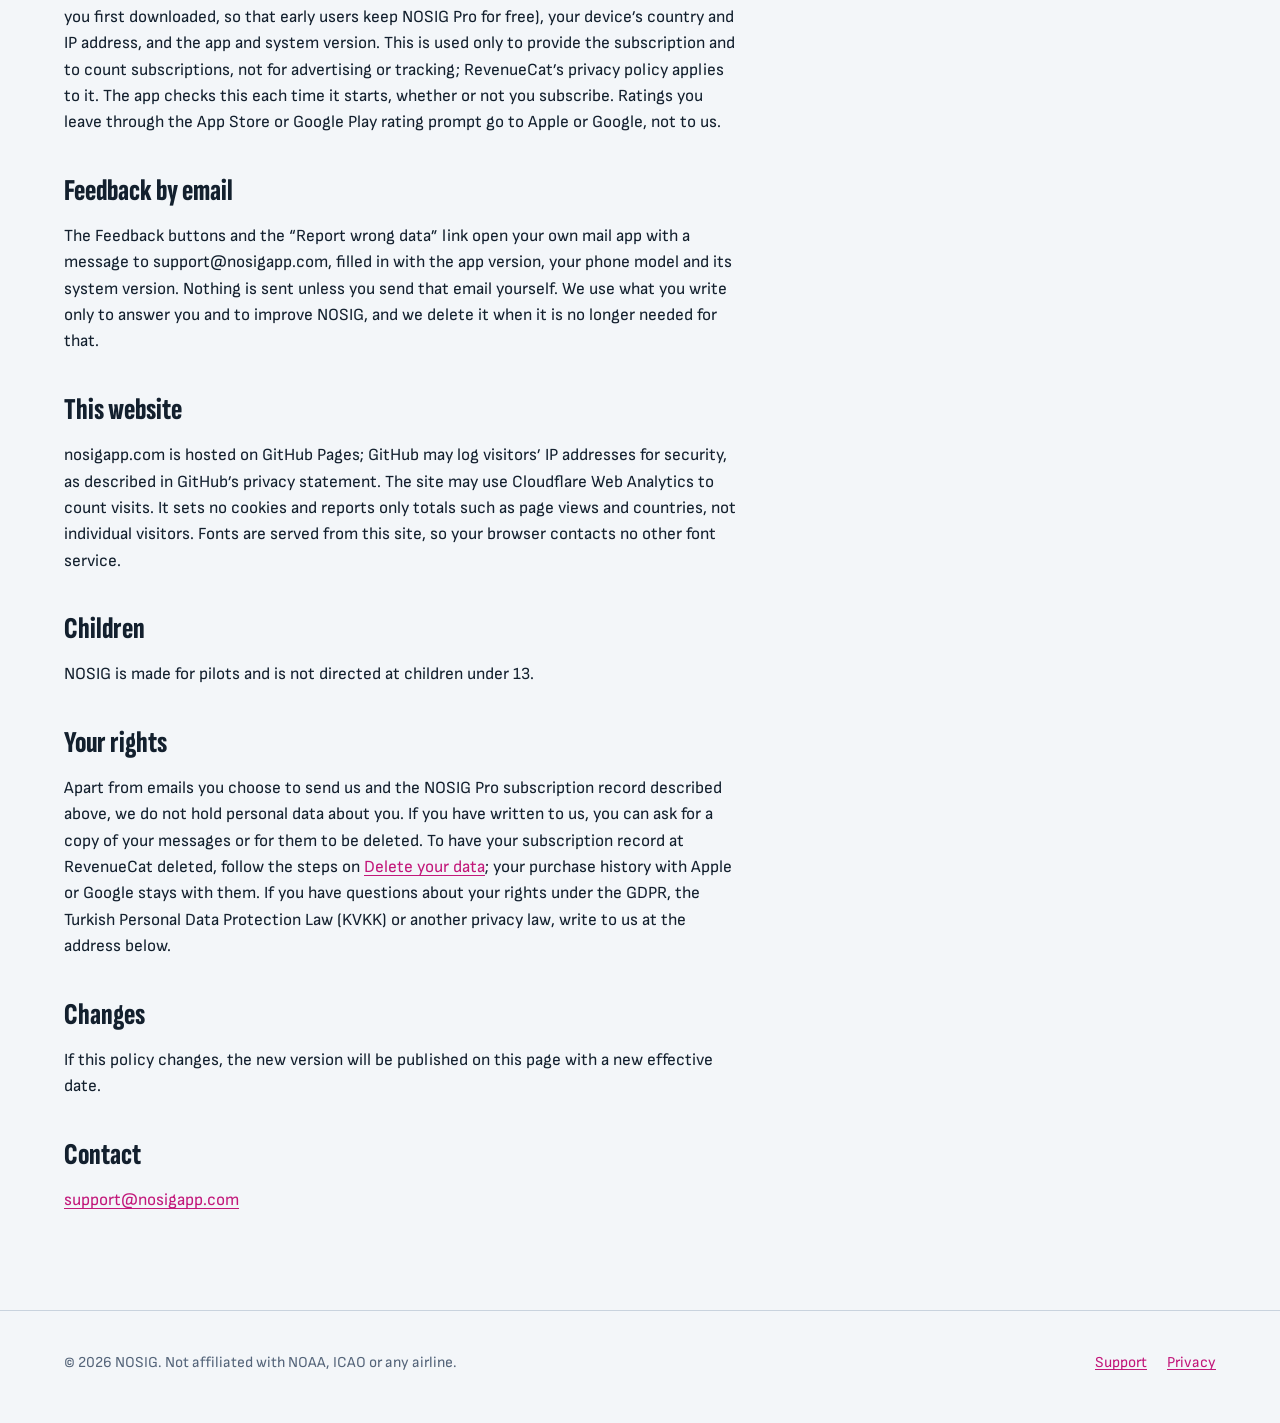
<file: src/privacy.html>
<!doctype html>
<html lang="en">
  <head>
    <meta charset="utf-8" />
    <meta name="viewport" content="width=device-width, initial-scale=1" />
    <title>Privacy policy · NOSIG</title>
    <meta name="description" content="NOSIG does not collect personal data. What stays on your phone, how location is used and which servers the app contacts." />
    <link rel="icon" href="/favicon.png" type="image/png" />
    <link rel="apple-touch-icon" href="/apple-touch-icon.png" />
    <link rel="stylesheet" href="/assets/style.css" />
    <!-- ANALYTICS -->
  </head>
  <body>
    <header class="site-head wrap">
      <a class="brand" href="/"><img src="/assets/img/icon-96.png" alt="" width="48" height="48" />NOSIG</a>
      <nav aria-label="Site">
        <a href="/support/">Support</a>
        <a href="/privacy/" aria-current="page">Privacy</a>
      </nav>
    </header>

    <main class="page wrap">
      <article>
        <h1>Privacy policy</h1>
        <p class="updated">Effective 27 October 2026</p>

        <p>
          NOSIG does not collect personal data. There is no account, no advertising and no tracking or analytics in the
          app. This policy explains what the app keeps on your phone, how it uses your location, which servers it
          contacts and how the NOSIG Pro subscription is handled.
        </p>

        <h2>What stays on your phone</h2>
        <p>
          The routes you enter and save, today’s flights, your airport notes, your minima and other settings, and the weather, SIGMETs,
          pilot reports, NAT tracks and SIGWX charts the app downloads are stored only in NOSIG’s storage on your phone.
          They are not sent to us or to anyone else. Deleting the app deletes them. If you back up your phone, this data
          can be part of that backup, which you control.
        </p>
        <p>
          The home screen widget shows your homebase METAR. The app passes that METAR to the widget through storage on
          your device; it does not leave the device. On Android the widget also downloads the latest homebase METAR from
          aviationweather.gov about every 30 minutes, like the app itself does.
          A briefing PDF is made on your phone and goes only where you choose to share it.
        </p>

        <h2>Location</h2>
        <p>
          If you allow it, NOSIG uses your location to show your position on the map, to open the map where you are,
          to list the airports nearest to you and, when you turn on GPS in the app, to show your track, ground speed and
          GPS altitude.
          Your location is used on the phone only. The app does not store it and does not send it anywhere. You can
          allow or deny location at any time in your phone’s settings.
        </p>

        <h2>Servers the app contacts</h2>
        <p>
          To show weather, NOSIG downloads METARs, TAFs, SIGMETs, pilot reports and SIGWX charts directly from the NOAA Aviation
          Weather Center (aviationweather.gov), and the North Atlantic track message from the U.S. Federal Aviation
          Administration (nms.aim.faa.gov and notams.aim.faa.gov). These requests contain airport identifiers and nothing
          about you, but like any internet request they show your device’s IP address to those servers. The privacy
          policies of NOAA and the FAA apply to those requests. The map, airport database and fonts are built into the
          app, so no map service is contacted.
        </p>

        <h2>Shared routes</h2>
        <p>
          When you share a route, NOSIG makes a link to nosigapp.com/r/ that contains the departure, destination, ETD,
          cruise level and the points you moved the route through. The link goes only where you send it. Opening it shows
          the route in NOSIG, or on that page of this website if the app is not installed; the route is read by the app or
          by your browser and is not stored on any server.
        </p>

        <h2>NOSIG Pro subscription</h2>
        <p>
          NOSIG Pro is bought and managed through the App Store or Google Play; we never see your payment details. To know
          whether NOSIG Pro is active, the app uses RevenueCat, a subscription service. RevenueCat receives a random app
          user ID created on your phone, your purchase and subscription status, the store receipt (which includes the app
          version you first downloaded, so that early users keep NOSIG Pro for free), your device’s country and IP address,
          and the app and system version. This is used only to provide the subscription and to count subscriptions, not for
          advertising or tracking;
          RevenueCat’s privacy policy applies to it. The app checks this each time it starts, whether or not you
          subscribe. Ratings you leave through the App Store or Google Play rating prompt go to Apple or Google, not to us.
        </p>

        <h2>Feedback by email</h2>
        <p>
          The Feedback buttons and the “Report wrong data” link open your own mail app with a message to
          support@nosigapp.com, filled in with the app version, your phone model and its system version. Nothing is sent
          unless you send that email yourself. We use what you write only to answer you and to improve NOSIG, and we
          delete it when it is no longer needed for that.
        </p>

        <h2>This website</h2>
        <p>
          nosigapp.com is hosted on GitHub Pages; GitHub may log visitors’ IP addresses for security, as described in
          GitHub’s privacy statement. The site may use Cloudflare Web Analytics to count visits. It sets no cookies and
          reports only totals such as page views and countries, not individual visitors. Fonts are served from this site,
          so your browser contacts no other font service.
        </p>

        <h2>Children</h2>
        <p>NOSIG is made for pilots and is not directed at children under 13.</p>

        <h2>Your rights</h2>
        <p>
          Apart from emails you choose to send us and the NOSIG Pro subscription record described above, we do not hold
          personal data about you. If you have written to us, you can ask for a copy of your messages or for them to be
          deleted. To have your subscription record at RevenueCat deleted, follow the steps on
          <a href="/delete-data/">Delete your data</a>; your purchase history with Apple or Google stays with them.
          If you have questions about your rights under the GDPR, the Turkish Personal Data Protection Law (KVKK) or
          another privacy law, write to us at the address below.
        </p>

        <h2>Changes</h2>
        <p>If this policy changes, the new version will be published on this page with a new effective date.</p>

        <h2>Contact</h2>
        <p><a href="mailto:support@nosigapp.com">support@nosigapp.com</a></p>
      </article>
    </main>

    <footer class="site-foot">
      <div class="wrap">
        <p>© 2026 NOSIG. Not affiliated with NOAA, ICAO or any airline.</p>
        <nav aria-label="Footer">
          <a href="/support/">Support</a>
          <a href="/privacy/">Privacy</a>
        </nav>
      </div>
    </footer>
  </body>
</html>
</file>
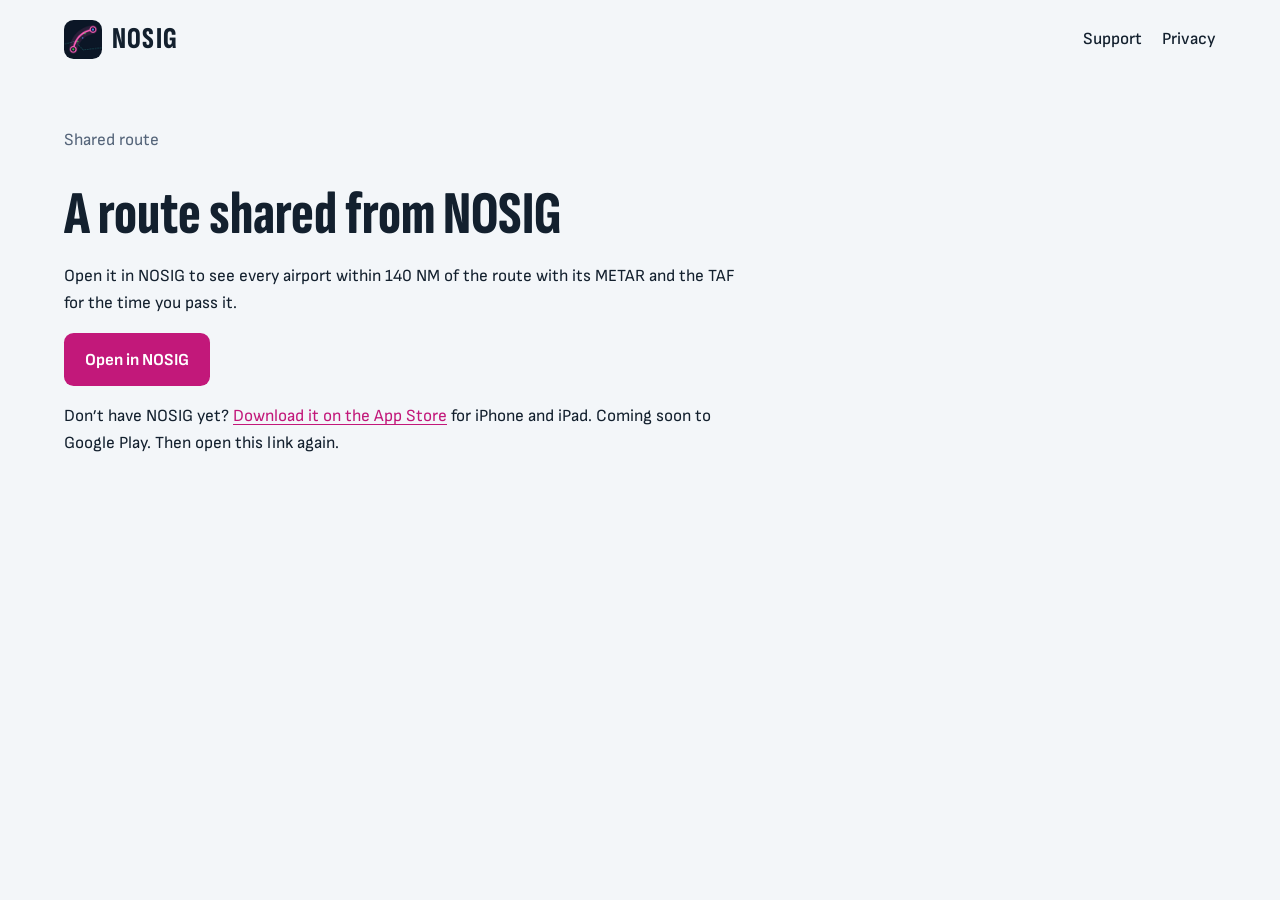
<file: src/r.html>
<!doctype html>
<html lang="en">
  <head>
    <meta charset="utf-8" />
    <meta name="viewport" content="width=device-width, initial-scale=1" />
    <title>Shared route · NOSIG</title>
    <meta name="description" content="A route shared from NOSIG: open it in the app to see every enroute alternate with its METAR and TAF." />
    <meta name="apple-itunes-app" content="app-id=6821109646" />
    <meta name="robots" content="noindex" />
    <link rel="icon" href="/favicon.png" type="image/png" />
    <link rel="apple-touch-icon" href="/apple-touch-icon.png" />
    <link rel="stylesheet" href="/assets/style.css" />
    <!-- ANALYTICS -->
  </head>
  <body>
    <header class="site-head wrap">
      <a class="brand" href="/"><img src="/assets/img/icon-96.png" alt="" width="48" height="48" />NOSIG</a>
      <nav aria-label="Site">
        <a href="/support/">Support</a>
        <a href="/privacy/">Privacy</a>
      </nav>
    </header>
    <main class="page wrap">
      <article>
        <p class="updated">Shared route</p>
        <h1 id="route">A route shared from NOSIG</h1>
        <p id="details">Open it in NOSIG to see every airport within 140&nbsp;NM of the route with its METAR and the TAF for the time you pass it.</p>
        <p>
          <a class="button" id="open" href="nosig://r">Open in NOSIG</a>
        </p>
        <p>
          Don’t have NOSIG yet?
          <a href="https://apps.apple.com/app/id6821109646">Download it on the App Store</a> for iPhone and iPad. Coming soon to
          Google Play. Then open this link again.
        </p>
      </article>
    </main>
    <script>
      // Same format as the app (src/core/route-link.ts): f=DEP-ARR, t=HHMM, l=level, v=lat,lon~lat,lon.
      (function () {
        var query = location.search.replace(/^\?/, '');
        var params = {};
        query.split('&').forEach(function (part) {
          var i = part.indexOf('=');
          if (i > 0) {
            try {
              params[part.slice(0, i)] = decodeURIComponent(part.slice(i + 1).replace(/\+/g, ' '));
            } catch (e) {}
          }
        });
        var ends = String(params.f || '').toUpperCase().split('-');
        var icao = /^[A-Z0-9]{3,4}$/;
        if (ends.length !== 2 || !icao.test(ends[0]) || !icao.test(ends[1])) return;
        var title = ends[0] + ' → ' + ends[1];
        var parts = [];
        if (/^([01]\d|2[0-3])[0-5]\d$/.test(params.t || '')) parts.push('ETD ' + params.t + 'Z');
        var fl = Number(params.l);
        if (fl >= 10 && fl <= 510 && Math.floor(fl) === fl) parts.push('FL' + ('00' + fl).slice(-3));
        var via = String(params.v || '').split('~').filter(function (p) { return /^-?\d+(\.\d+)?,-?\d+(\.\d+)?$/.test(p); }).length;
        if (via) parts.push(via + ' via point' + (via === 1 ? '' : 's'));
        document.getElementById('route').textContent = title;
        document.title = title + ' · NOSIG';
        if (parts.length) document.getElementById('details').textContent = parts.join(' · ') + '. Open it in NOSIG to see every airport within 140 NM of the route with its METAR and the TAF for the time you pass it.';
        document.getElementById('open').href = 'nosig://r?' + query;
      })();
    </script>
  </body>
</html>
</file>
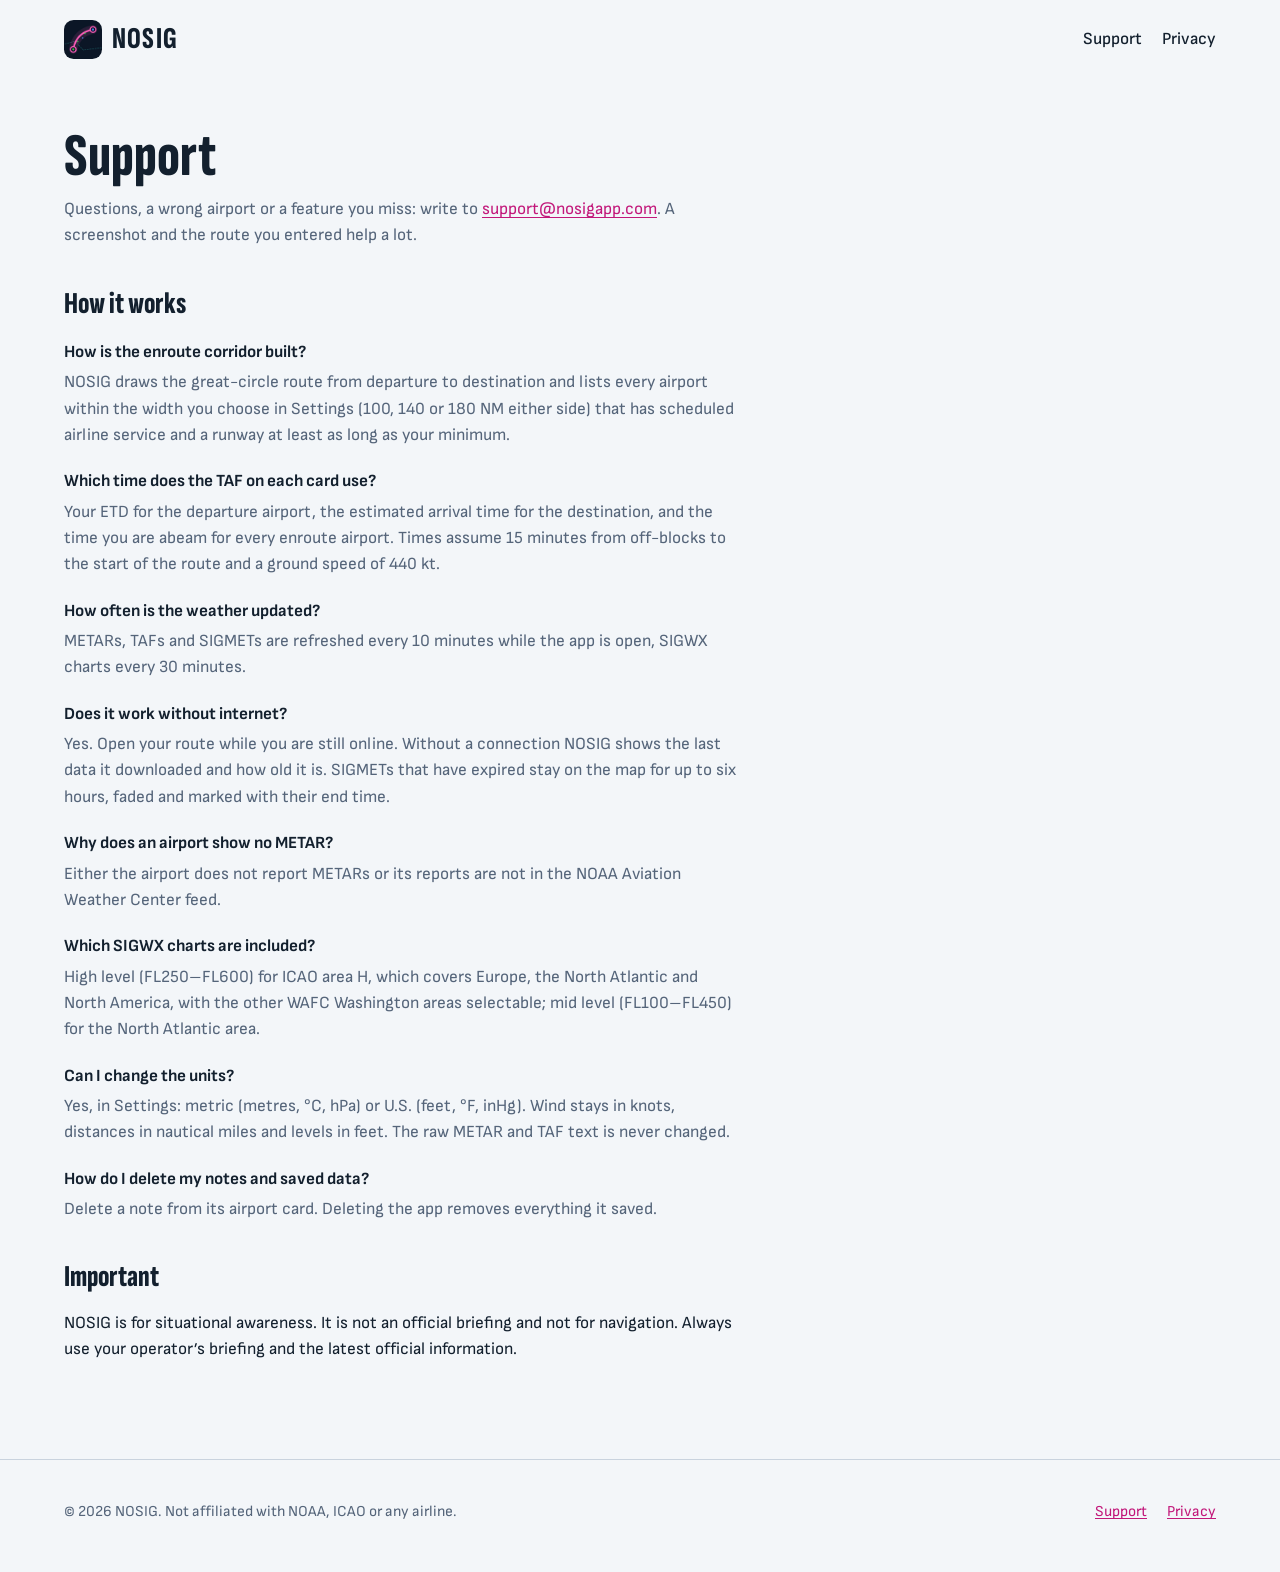
<file: src/support.html>
<!doctype html>
<html lang="en">
  <head>
    <meta charset="utf-8" />
    <meta name="viewport" content="width=device-width, initial-scale=1" />
    <title>Support · NOSIG</title>
    <meta name="description" content="How NOSIG builds the enroute corridor, where its weather comes from, how it works offline, and how to contact us." />
    <link rel="icon" href="/favicon.png" type="image/png" />
    <link rel="apple-touch-icon" href="/apple-touch-icon.png" />
    <link rel="stylesheet" href="/assets/style.css" />
    <!-- ANALYTICS -->
  </head>
  <body>
    <header class="site-head wrap">
      <a class="brand" href="/"><img src="/assets/img/icon-96.png" alt="" width="48" height="48" />NOSIG</a>
      <nav aria-label="Site">
        <a href="/support/" aria-current="page">Support</a>
        <a href="/privacy/">Privacy</a>
      </nav>
    </header>

    <main class="page wrap">
      <article>
        <h1>Support</h1>
        <p class="updated">
          Questions, a wrong airport or a feature you miss: write to
          <a href="mailto:support@nosigapp.com">support@nosigapp.com</a>. A screenshot and the route you entered help a
          lot.
        </p>

        <h2>How it works</h2>
        <dl>
          <dt>How is the enroute corridor built?</dt>
          <dd>
            NOSIG draws the great-circle route from departure to destination and lists every airport within the width you
            choose in Settings (100, 140 or 180 NM either side) that has scheduled airline service and a runway at least as
            long as your minimum.
          </dd>

          <dt>Which time does the TAF on each card use?</dt>
          <dd>
            Your ETD for the departure airport, the estimated arrival time for the destination, and the time you are abeam
            for every enroute airport. Times assume 15 minutes from off-blocks to the start of the route and a ground speed
            of 440 kt.
          </dd>

          <dt>How often is the weather updated?</dt>
          <dd>
            METARs, TAFs and SIGMETs are refreshed every 10 minutes while the app is open, SIGWX charts every 30 minutes.
          </dd>

          <dt>Does it work without internet?</dt>
          <dd>
            Yes. Open your route while you are still online. Without a connection NOSIG shows the last data it downloaded and
            how old it is. SIGMETs that have expired stay on the map for up to six hours, faded and marked with their end
            time.
          </dd>

          <dt>Why does an airport show no METAR?</dt>
          <dd>Either the airport does not report METARs or its reports are not in the NOAA Aviation Weather Center feed.</dd>

          <dt>Which SIGWX charts are included?</dt>
          <dd>
            High level (FL250–FL600) for ICAO area H, which covers Europe, the North Atlantic and North America, with the
            other WAFC Washington areas selectable; mid level (FL100–FL450) for the North Atlantic area.
          </dd>

          <dt>Can I change the units?</dt>
          <dd>
            Yes, in Settings: metric (metres, °C, hPa) or U.S. (feet, °F, inHg). Wind stays in knots, distances in nautical
            miles and levels in feet. The raw METAR and TAF text is never changed.
          </dd>

          <dt>How do I delete my notes and saved data?</dt>
          <dd>Delete a note from its airport card. Deleting the app removes everything it saved.</dd>
        </dl>

        <h2>Important</h2>
        <p>
          NOSIG is for situational awareness. It is not an official briefing and not for navigation. Always use your
          operator’s briefing and the latest official information.
        </p>
      </article>
    </main>

    <footer class="site-foot">
      <div class="wrap">
        <p>© 2026 NOSIG. Not affiliated with NOAA, ICAO or any airline.</p>
        <nav aria-label="Footer">
          <a href="/support/">Support</a>
          <a href="/privacy/">Privacy</a>
        </nav>
      </div>
    </footer>
  </body>
</html>
</file>
<file: assets/style.css>
/* NOSIG website — styled like the app's aviation chart: chart paper, sea blue, FIR teal,
   route magenta and the flight-category colours. Light and dark follow the visitor's system.
   Fonts are served from this site (SIL Open Font License), so visitors make no third-party requests. */

@font-face {
  font-family: 'Sofia Sans';
  src: url('fonts/sofia-sans.woff') format('woff');
  font-weight: 100 900;
  font-display: swap;
}
@font-face {
  font-family: 'Sofia Sans Extra Condensed';
  src: url('fonts/sofia-sans-extra-condensed.woff') format('woff');
  font-weight: 100 900;
  font-display: swap;
}
@font-face {
  font-family: 'Chivo Mono';
  src: url('fonts/chivo-mono.woff') format('woff');
  font-weight: 100 900;
  font-display: swap;
}

:root {
  --paper: #f3f6f9;
  --sea: #cbdae8;
  --land: #f8fafb;
  --ink: #13202e;
  --muted: #55657a;
  --line: #c9d3de;
  --fir: #1f6f6c;
  --route: #c2187a;
  --route-band: rgb(194 24 122 / 0.09);
  --vfr: #1f9d55;
  --mvfr: #2f6fe0;
  --ifr: #d93636;
  --lifr: #a045d8;
  --panel: #ffffff;
  --button-ink: #ffffff;
  --display: 'Sofia Sans Extra Condensed', 'Arial Narrow', sans-serif;
  --text: 'Sofia Sans', system-ui, sans-serif;
  --mono: 'Chivo Mono', ui-monospace, monospace;
  color-scheme: light dark;
}

@media (prefers-color-scheme: dark) {
  :root {
    --paper: #08111d;
    --sea: #08111d;
    --land: #182540;
    --ink: #e3eaf2;
    --muted: #93a3b8;
    --line: #26364f;
    --fir: #5cc2bc;
    --route: #ff5db8;
    --route-band: rgb(255 93 184 / 0.1);
    --vfr: #3fb950;
    --mvfr: #4c8dff;
    --ifr: #f0524f;
    --lifr: #c27bf2;
    --panel: #111d2e;
    --button-ink: #08111d;
  }
}

*,
*::before,
*::after {
  box-sizing: border-box;
}

html {
  -webkit-text-size-adjust: 100%;
}

body {
  margin: 0;
  background: var(--paper);
  color: var(--ink);
  font-family: var(--text);
  font-size: 1.0625rem;
  line-height: 1.55;
}

img {
  max-width: 100%;
  display: block;
}

a {
  color: var(--route);
  text-underline-offset: 0.15em;
}

a:focus-visible,
.button:focus-visible {
  outline: 3px solid var(--mvfr);
  outline-offset: 3px;
}

.wrap {
  width: min(72rem, 100% - 2rem);
  margin-inline: auto;
}

/* ---------------------------------------------------------------- header */

.site-head {
  display: flex;
  align-items: center;
  justify-content: space-between;
  gap: 1rem;
  padding-block: 1rem;
}

.brand {
  display: flex;
  align-items: center;
  gap: 0.6rem;
  color: var(--ink);
  text-decoration: none;
  font-family: var(--display);
  font-weight: 800;
  font-size: 1.9rem;
  letter-spacing: 0.04em;
}

.brand img {
  width: 2.4rem;
  height: 2.4rem;
  border-radius: 0.6rem;
}

.site-head nav {
  display: flex;
  gap: 1.25rem;
  font-weight: 500;
}

.site-head nav a {
  color: var(--ink);
  text-decoration: none;
}

.site-head nav a:hover {
  color: var(--route);
}

/* ---------------------------------------------------------------- hero: the route on a chart */

.hero {
  position: relative;
  overflow: hidden;
  padding-block: 0;
  background: var(--sea);
  border-block: 1px solid var(--line);
}

.chart {
  position: absolute;
  inset: 0;
  width: 100%;
  height: 100%;
}

.chart .sea {
  fill: var(--sea);
}
.chart .land {
  fill: var(--land);
  stroke: var(--line);
  stroke-width: 0.8;
}
.chart .fir {
  fill: none;
  stroke: var(--fir);
  stroke-width: 1.2;
  stroke-dasharray: 7 5;
  opacity: 0.75;
}
.chart .fir-label {
  fill: var(--fir);
  font-family: var(--display);
  font-weight: 700;
  font-size: 15px;
  letter-spacing: 0.12em;
  text-anchor: middle;
  opacity: 0.9;
}
.chart .band {
  fill: var(--route-band);
  stroke: var(--route);
  stroke-width: 1;
  stroke-dasharray: 3 5;
  stroke-opacity: 0.55;
}
.chart .route {
  fill: none;
  stroke: var(--route);
  stroke-width: 4.5;
  stroke-linecap: round;
  stroke-dasharray: 1;
  stroke-dashoffset: 0;
  animation: fly 2.4s cubic-bezier(0.45, 0, 0.2, 1) 0.3s both;
}
.chart .ring {
  fill: none;
  stroke: var(--route);
  stroke-width: 3;
}
.chart .apt {
  stroke: var(--land);
  stroke-width: 1.5;
}
.chart .apt.v {
  fill: var(--vfr);
}
.chart .apt.m {
  fill: var(--mvfr);
}
.chart .apt.i {
  fill: var(--ifr);
}
.chart .apt.faint {
  opacity: 0.55;
}
.chart .apt-label {
  fill: var(--ink);
  font-family: var(--text);
  font-weight: 700;
  font-size: 13px;
  paint-order: stroke;
  stroke: var(--land);
  stroke-width: 3px;
}
.chart .apt-label.end {
  font-size: 22px;
}

@keyframes fly {
  from {
    stroke-dashoffset: 1;
  }
  to {
    stroke-dashoffset: 0;
  }
}

.hero-inner {
  position: relative;
  display: flex;
  align-items: center;
  min-height: min(44rem, 88vh);
  padding-block: 3rem;
}

/* Like the boxed legends on a SIGWX chart. */
.legend-box {
  align-self: start;
  max-width: 34rem;
  background: var(--panel);
  border: 1.5px solid var(--ink);
  padding: 1.75rem 1.75rem 1.5rem;
}

.hero h1 {
  margin: 0 0 1rem;
  font-family: var(--display);
  font-weight: 800;
  font-size: clamp(2.9rem, 6.4vw, 5.2rem);
  line-height: 0.92;
  letter-spacing: -0.005em;
}

.hero p {
  margin: 0 0 1.5rem;
  max-width: 30rem;
  color: var(--muted);
  font-size: 1.125rem;
}

.button {
  display: inline-flex;
  align-items: center;
  gap: 0.6rem;
  padding: 0.85rem 1.3rem;
  border-radius: 0.6rem;
  background: var(--route);
  color: var(--button-ink);
  font-weight: 700;
  font-size: 1.05rem;
  text-decoration: none;
}

.button svg {
  width: 1.25rem;
  height: 1.25rem;
  fill: currentColor;
}

.button:hover {
  filter: brightness(1.08);
}

.small {
  display: block;
  margin-top: 0.75rem;
  font-size: 0.9rem;
  color: var(--muted);
}

/* A cropped part of an app screen, not a whole (very tall) phone: each image says which part to show. */
.phone {
  width: clamp(16rem, 30vw, 22rem);
  aspect-ratio: 4 / 5;
  border-radius: 1.6rem;
  border: 0.45rem solid #0e1726;
  background: #0e1726;
  box-shadow: 0 1.5rem 3rem -1rem rgb(8 17 29 / 0.45);
  overflow: hidden;
}

.phone img {
  width: 100%;
  height: 100%;
  object-fit: cover;
  object-position: var(--focus, 50% 0%);
  border-radius: 1.2rem;
}


/* ---------------------------------------------------------------- content sections */

section {
  padding-block: 5.5rem;
}


h2 {
  margin: 0 0 1rem;
  font-family: var(--display);
  font-weight: 800;
  font-size: clamp(2.2rem, 4.2vw, 3.3rem);
  line-height: 1;
}

h3 {
  margin: 0 0 0.35rem;
  font-size: 1.2rem;
  line-height: 1.3;
}

.split {
  display: grid;
  grid-template-columns: auto minmax(0, 1fr);
  gap: clamp(2rem, 6vw, 5rem);
  align-items: center;
}

.split.reverse {
  grid-template-columns: minmax(0, 1fr) auto;
}

.prose {
  max-width: 36rem;
}

.prose p {
  margin: 0 0 1rem;
}

/* A real METAR, as it appears in the app. */
.metar {
  margin: 1.5rem 0;
  padding: 1rem 1.15rem;
  background: var(--panel);
  border-left: 4px solid var(--vfr);
  font-family: var(--mono);
  font-size: 0.95rem;
  line-height: 1.6;
  overflow-wrap: anywhere;
}

.metar .nosig {
  background: var(--route-band);
  color: var(--route);
  font-weight: 500;
}

.metar small {
  display: block;
  margin-top: 0.4rem;
  font-family: var(--text);
  font-size: 0.85rem;
  color: var(--muted);
}

.features {
  display: grid;
  grid-template-columns: repeat(2, minmax(0, 1fr));
  gap: 2.5rem 3.5rem;
  margin: 2.5rem 0 0;
  padding: 0;
  list-style: none;
}

.features li {
  display: grid;
  grid-template-columns: 2.25rem minmax(0, 1fr);
  gap: 1rem;
  align-items: start;
}

.features p {
  margin: 0;
  color: var(--muted);
}

.mark {
  width: 2.25rem;
  height: 2.25rem;
}

.mark-dots {
  display: grid;
  grid-template-columns: repeat(2, 0.8rem);
  gap: 0.3rem;
  padding: 0.15rem;
}

.mark-dots span {
  width: 0.8rem;
  height: 0.8rem;
  border-radius: 50%;
}

.symbols {
  display: flex;
  gap: 0.4rem;
}

.symbols img {
  width: 1.6rem;
  height: 1.6rem;
}

.dark-only {
  display: none;
}

@media (prefers-color-scheme: dark) {
  .light-only {
    display: none;
  }
  .dark-only {
    display: block;
  }
}

.status-line {
  display: inline-flex;
  align-items: center;
  gap: 0.5rem;
  margin: 0.5rem 0 1.25rem;
  padding: 0.45rem 0.8rem;
  border: 1px solid var(--line);
  border-radius: 0.5rem;
  background: var(--panel);
  font-size: 0.95rem;
}

.status-line i {
  width: 0.55rem;
  height: 0.55rem;
  border-radius: 50%;
  background: var(--mvfr);
}

.sources {
  border-top: 1px solid var(--line);
}

.sources ul {
  margin: 0;
  padding-left: 1.1rem;
  color: var(--muted);
}

/* ---------------------------------------------------------------- footer */

.site-foot {
  padding-block: 2.5rem 3rem;
  border-top: 1px solid var(--line);
  color: var(--muted);
  font-size: 0.95rem;
}

.site-foot .wrap {
  display: flex;
  flex-wrap: wrap;
  justify-content: space-between;
  gap: 1rem 2rem;
}

.site-foot nav {
  display: flex;
  gap: 1.25rem;
}

.site-foot p {
  margin: 0;
  max-width: 38rem;
}

/* ---------------------------------------------------------------- text pages (privacy, support) */

.page {
  padding-block: 3rem 5rem;
}

.page article {
  max-width: 42rem;
}

.page h1 {
  margin: 0 0 0.5rem;
  font-family: var(--display);
  font-weight: 800;
  font-size: clamp(2.6rem, 6vw, 3.8rem);
  line-height: 1;
}

.page h2 {
  margin-top: 2.5rem;
  font-size: 1.9rem;
}

.page .updated {
  color: var(--muted);
  margin: 0 0 2rem;
}

.page dt {
  font-weight: 700;
  margin-top: 1.25rem;
}

.page dd {
  margin: 0.25rem 0 0;
  color: var(--muted);
}

/* ---------------------------------------------------------------- small screens */

@media (max-width: 52rem) {
  .split,
  .split.reverse {
    grid-template-columns: minmax(0, 1fr);
  }
  /* On phones the chart goes under the headline box instead of behind it. */
  .hero {
    display: flex;
    flex-direction: column-reverse;
  }
  .chart {
    position: static;
    height: auto;
    /* Taller than the drawing: it is cropped from the left, so the route fills the width. */
    aspect-ratio: 1.1;
  }
  .hero-inner {
    min-height: 0;
    padding-block: 1.5rem 0;
  }
  .legend-box {
    padding: 1.25rem;
  }
  .split .phone {
    justify-self: center;
    order: 2;
  }
  .features {
    grid-template-columns: minmax(0, 1fr);
  }
  section {
    padding-block: 3.5rem;
  }
  .site-head nav {
    gap: 0.9rem;
  }
}

@media (prefers-reduced-motion: reduce) {
  .chart .route {
    animation: none;
  }
}
</file>
